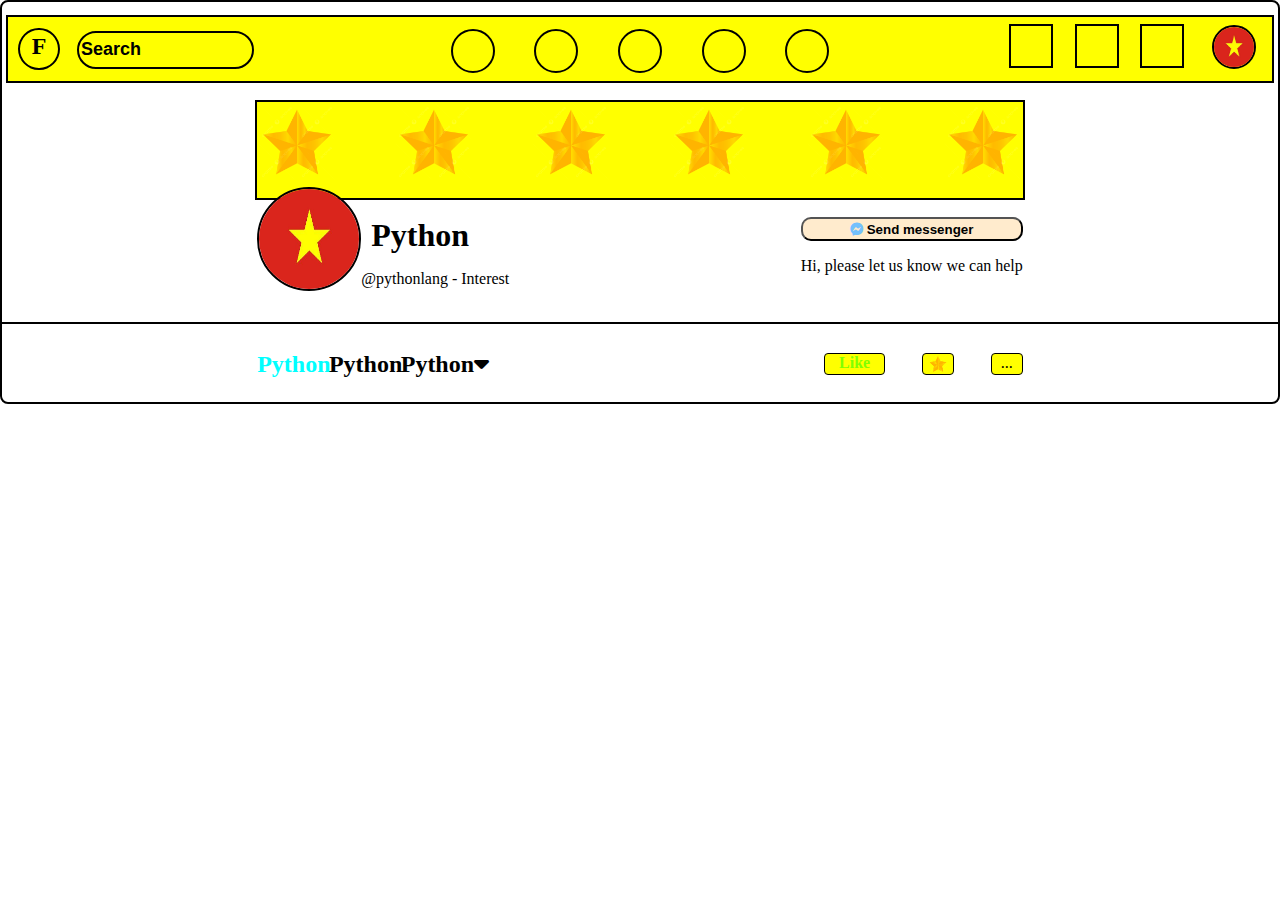
<file: Bai 1/index.html>
<!DOCTYPE html>
<html lang="en">

<head>
    <meta charset="UTF-8">
    <meta name="viewport" content="width=device-width, initial-scale=1.0">
    <title>Document</title>
    <link rel="stylesheet" href="style.css">
    <link rel="stylesheet" href="https://cdnjs.cloudflare.com/ajax/libs/font-awesome/6.7.2/css/all.min.css"
        integrity="sha512-Evv84Mr4kqVGRNSgIGL/F/aIDqQb7xQ2vcrdIwxfjThSH8CSR7PBEakCr51Ck+w+/U6swU2Im1vVX0SVk9ABhg=="
        crossorigin="anonymous" referrerpolicy="no-referrer" />
</head>

<body>
    <div class="container">
        <div class="section-one">
            <div class="menu">
                <div class="menu-one">
                    <div class="menu-f">
                        F
                    </div>
                    <form action="#">
                        <input type="text" placeholder="Search" name="search" class="menu-search">
                    </form>
                </div>
                <div class="menu-two">
                    <div class="menu-circle"></div>
                    <div class="menu-circle"></div>
                    <div class="menu-circle"></div>
                    <div class="menu-circle"></div>
                    <div class="menu-circle"></div>
                </div>
                <div class="menu-three">
                    <div class="menu-rect"></div>
                    <div class="menu-rect"></div>
                    <div class="menu-rect"></div>
                    <button class="menu-img">
                        <img src="flag.png" alt="flag image" width="40px" height="40px">
                    </button>
                </div>

            </div>

            <div class="star">
                <img src="star.png" alt="star-image" width="80px" height="80px">
                <img src="star.png" alt="star-image" width="80px" height="80px">
                <img src="star.png" alt="star-image" width="80px" height="80px">
                <img src="star.png" alt="star-image" width="80px" height="80px">
                <img src="star.png" alt="star-image" width="80px" height="80px">
                <img src="star.png" alt="star-image" width="80px" height="80px">
            </div>

            <div class="profile">
                <div class="about">
                    <div class="image">
                        <img src="flag.png" alt="flag image" width="100px" height="100px">
                    </div>
                    <div class="name">
                        <span>Python</span>
                        <p>@pythonlang - Interest</p>
                    </div>
                </div>

                <div class="contact">
                    <button>
                        <i class="fa-brands fa-facebook-messenger" style="color: #74C0FC;"></i>
                        <strong>Send messenger</strong>
                    </button>
                    <p>Hi, please let us know we can help</p>
                </div>
            </div>
        </div>
        <hr>
        <div class="section-two">
            <div class="python">
                <div class="color-python">Python</div>
                <div class="normal-python">Python</div>
                <div class="icon-python">
                    <span>Python</span>
                    <i class="fa-solid fa-caret-down"></i>
                </div>
            </div>

            <div class="box">
                <div class="box-like">Like</div>
                <div class="box-star">
                    <img src="star.png" alt="star-image" width="20px" height="20px">
                </div>
                <div class="box-more">...</div>
            </div>
        </div>
    </div>
</body>

</html>
</file>
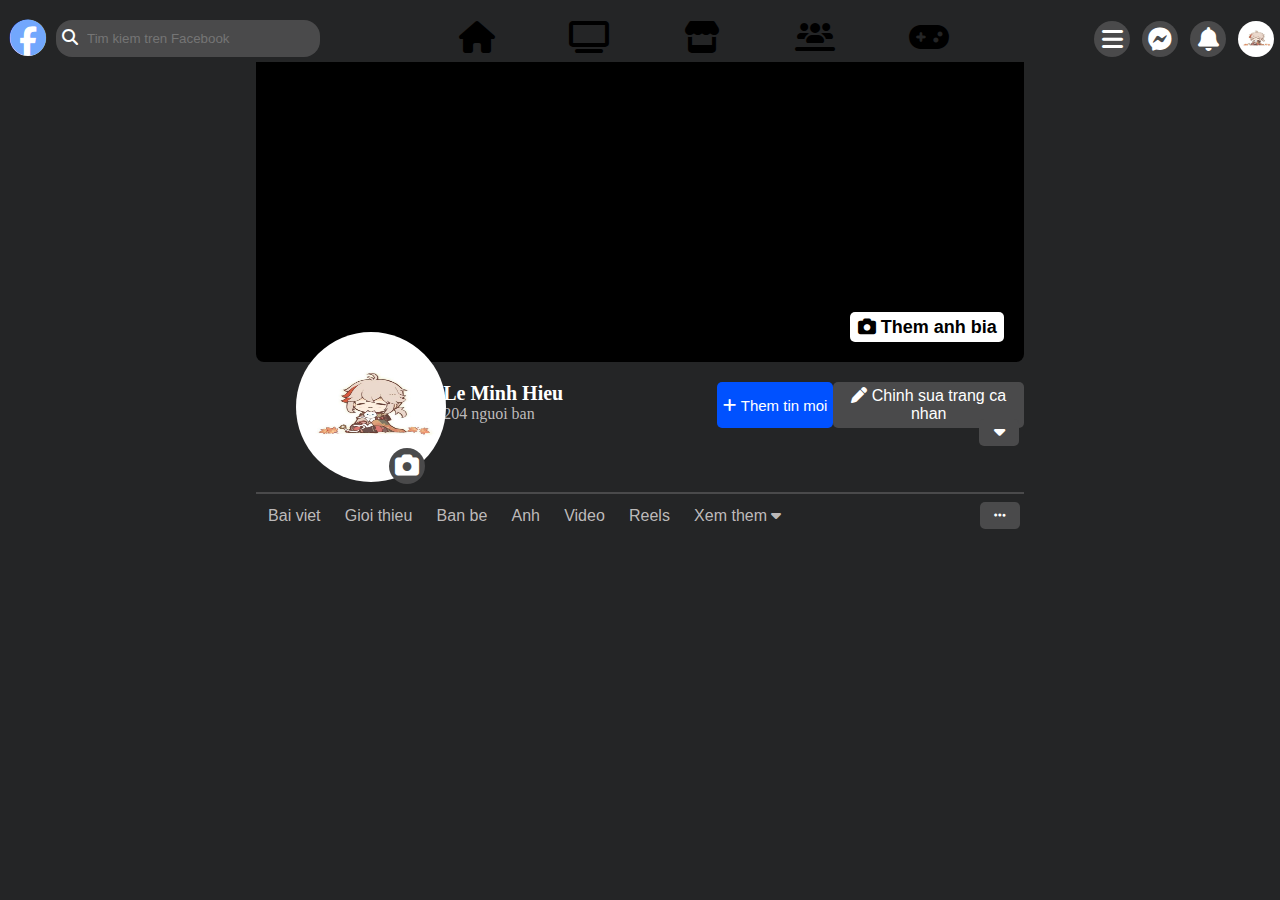
<file: Bai 2/index.html>
<!DOCTYPE html>
<html lang="en">
<head>
    <meta charset="UTF-8">
    <meta name="viewport" content="width=device-width, initial-scale=1.0">
    <title>Document</title>
    <link rel="stylesheet" href="https://cdnjs.cloudflare.com/ajax/libs/font-awesome/6.7.2/css/all.min.css" integrity="sha512-Evv84Mr4kqVGRNSgIGL/F/aIDqQb7xQ2vcrdIwxfjThSH8CSR7PBEakCr51Ck+w+/U6swU2Im1vVX0SVk9ABhg==" crossorigin="anonymous" referrerpolicy="no-referrer" />
    <link rel="stylesheet" href="style.css">
</head>
<body>
    <header class="header">
        <div class="inner-wrap">
            <div class="inner-logo-search">
                <a href="#">
                    <i class="fa-brands fa-facebook" style="color: #72a7fd;"></i>
                </a>
                <!-- <div class="inner-search"> -->
                    <!-- <form action="#">
                        <label for="search">
                            <i class="fa-solid fa-magnifying-glass"></i>
                        </label> -->
                        <!-- <i class="fa-solid fa-magnifying-glass" for="search"></i> -->
                        <!-- <input type="text" placeholder="Tim kiem tren Facebook" name="search" id="search">
                    </form> -->
                    <!-- <i class="fa-solid fa-magnifying-glass"></i> -->
                    <!-- <span>Tim kiem tren Facebook</span> -->
                <!-- </div> -->
                <form action="#" class="inner-search">
                    <label for="search">
                        <i class="fa-solid fa-magnifying-glass"></i>
                    </label>
                    <!-- <i class="fa-solid fa-magnifying-glass" for="search"></i> -->
                    <input type="text" placeholder="Tim kiem tren Facebook" name="search" id="search">
                </form>
            </div>

            <div class="inner-menu">
                <a href="#">
                    <i class="fa-solid fa-house"></i>
                </a>
                <a href="#">
                    <i class="fa-solid fa-tv"></i>
                </a>
                <a href="#">
                    <i class="fa-solid fa-store"></i>
                </a>
                <a href="#">
                    <i class="fa-solid fa-users-line"></i>
                </a>
                <a href="#">
                    <i class="fa-solid fa-gamepad"></i>
                </a>
            </div>

            <form action="#" class="inner-more">
                <button class="more-menu">
                    <i class="fa-solid fa-bars"></i>
                </button>
                <button class="messenger more-menu">
                    <i class="fa-brands fa-facebook-messenger"></i>
                </button>
                <button class="notification more-menu">
                    <i class="fa-solid fa-bell"></i>
                </button>
                <button class="image-avatar more-menu">
                    <img src="cute.jpg" alt="avatar" width="36px" height="36px">
                </button>
            </form>
        </div>
    </header>

    <div class="section-one">
        <div class="container">
            <div class="background">
                <button class="button-add-background button">
                    <i class="fa-solid fa-camera"></i>
                    <span>Them anh bia</span>
                </button>
            </div>
        </div>
    </div>

    <div class="section-two">
        <div class="container">
            <div class="profile">
                <div class="avatar">
                    <img src="cute.jpg" alt="avatar" width="150px" height="150px">
                    <button class="camera button">
                        <i class="fa-solid fa-camera"></i>
                    </button>
                </div>
                <div class="name">
                    <h3>Le Minh Hieu</h3>
                    <span>204 nguoi ban</span>
                </div>
            </div>

            <div class="inner-more">
                <div class="inner-up">
                    <button class="add-feed button">
                        <i class="fa-solid fa-plus"></i>
                        <span>Them tin moi</span>
                    </button>
                    <button class="edit-profile button">
                        <i class="fa-solid fa-pen"></i>
                        <span>Chinh sua trang ca nhan</span>
                    </button>
                </div>
                <div class="inner-down">
                    <button class="more button">
                        <i class="fa-solid fa-caret-down"></i>
                    </button>
                </div>
            </div>
        </div>
    </div>

    <hr>

    <div class="section-three">
        <div class="container">
            <div class="inner-left">
                <button class="article button">
                    Bai viet
                    <!-- <hr> -->
                </button>
                <button class="introduction button">
                    Gioi thieu
                </button>
                <button class="friend button">
                    Ban be
                </button>
                <button class="image button">
                    Anh
                </button>
                <button class="video button">
                    Video
                </button>
                <button class="reel button">
                    Reels
                </button>
                <button class="for-more button">
                    Xem them
                    <i class="fa-solid fa-caret-down"></i>
                </button>
            </div>

            <div class="inner-right">
                <button class="inner-more button">
                    <i class="fa-solid fa-ellipsis"></i>
                </button>
            </div>
        </div>
    </div>


</body>
</html>
</file>
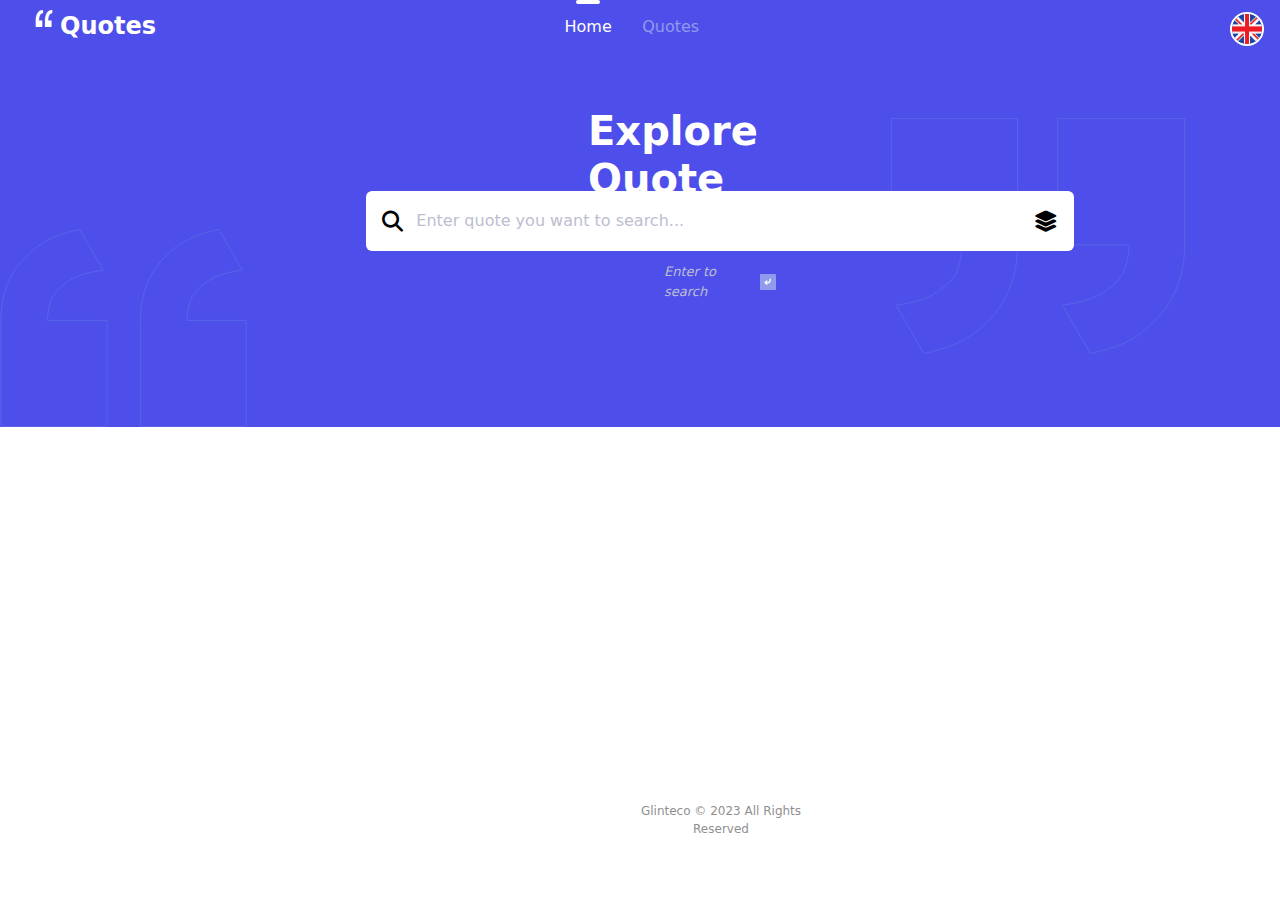
<file: Bai 4/index01_03.html>
<!DOCTYPE html>
<html lang="en">

<head>
    <meta charset="UTF-8">
    <meta name="viewport" content="width=device-width, initial-scale=1.0">
    <title>Document</title>
    <link rel="stylesheet" href="https://cdnjs.cloudflare.com/ajax/libs/font-awesome/6.7.2/css/all.min.css"
        integrity="sha512-Evv84Mr4kqVGRNSgIGL/F/aIDqQb7xQ2vcrdIwxfjThSH8CSR7PBEakCr51Ck+w+/U6swU2Im1vVX0SVk9ABhg=="
        crossorigin="anonymous" referrerpolicy="no-referrer" />

    <link rel="stylesheet" href="../bootstrap.min.css">
    <script src="../bootstrap.bundle.min.js"></script>
    <link rel="stylesheet" href="style/style.css">
</head>

<body>
    <div class="container-fluid body-up position-relative">
        <div class="header d-flex justify-content-between align-items-start">
            <div class="logo">
                <img src="image/left-quote-svgrepo-com-1.svg" alt="">
                <p class="text-white mb-0">Quotes</p>
            </div>

            <nav class="navbar">
                <ul class="d-flex">
                    <li class="nav-item">
                        <button class="bg-white rounded-pill active"></button>
                        <a href="#" class="active text-decoration-none text-white home">Home</a>
                    </li>
                    <li class="nav-item">
                        <button class="btn-quote rounded-pill"></button>
                        <a href="#" class="text-decoration-none quote">Quotes</a>
                    </li>
                </ul>
            </nav>

            <div class="language-select">
                <img src="image/uk-flag-1444045.jpg" alt="" class="rounded-circle position-relative dropdown-toggle"
                    data-bs-toggle="dropdown" role="button">

                <ul class="dropdown-menu dropdown-menu-end">
                    <li>
                        <button class="btn d-flex w-100 align-items-center first-language">
                            <img src="image/uk-flag-1444045.jpg" alt="" class="rounded-circle d-flex p-8">
                            <span>English</span>
                        </button>
                    </li>
                    <li>
                        <button class="btn d-flex w-100">
                            <img src="image/Co-Vietnam.png" alt="" class="rounded-circle">
                            <span>Vietnam</span>
                        </button>
                    </li>
                    <li>
                        <button class="btn d-flex w-100">
                            <img src="image/nhatban.jpg" alt="" class="rounded-circle">
                            <span>Japan</span>
                        </button>
                    </li>
                </ul>

            </div>
        </div>
        <h1 class="text-white position-relative">Explore Quote</h1>
        <div class="search position-relative bg-white d-flex justify-content-between align-items-center">
            <i class="fa-solid fa-magnifying-glass" style="color: #000000;"></i>
            <input type="text" placeholder="Enter quote you want to search...">
            <i class="fa-solid fa-layer-group" style="color: #000000;" role="button" data-bs-toggle="offcanvas"
                data-bs-target="#demo"></i>
            <div class="offcanvas" data-bs-scroll="true" tabindex="-1" id="demo">
                <div class="offcanvas-header">
                    <h2 class="offcanvas-title">Choose topic</h2>
                    <button class="btn-close btn-close-white bg-info button-close" data-bs-dimiss="offcanvas"
                        aria-label="Close"></button>
                </div>
                <div class="offcanvas-body">
                    <div class="row">
                        <div class="three-col text-center border-2 ">
                            <button>Life</button>
                        </div>
                        <div class="three-col text-center border-2 " role="button">
                            <button>History</button>
                        </div>
                        <div class="three-col text-center border-2 ">
                            <button>Funny</button>
                        </div>
                        <div class="three-col text-center border-2 ">
                            <button>Literature</button>
                        </div>
                    </div>
                    <div class="row">
                        <div class="three-col text-center border-2 ">
                            <button>Love</button>
                        </div>
                        <div class="three-col text-center border-2 ">
                            <button>Family</button>
                        </div>
                        <div class="three-col text-center border-2 ">
                            <button>Sad</button>
                        </div>
                        <div class="three-col text-center border-2 ">
                            <button>Smile</button>
                        </div>
                    </div>
                    <div class="row">
                        <div class="three-col text-center border-2 ">
                            <button>Father</button>
                        </div>
                        <div class="three-col text-center border-2 ">
                            <button>Mother</button>
                        </div>
                        <div class="three-col text-center border-2 ">
                            <button>Study</button>
                        </div>
                        <div class="three-col text-center border-2 ">
                            <button>Hot</button>
                        </div>
                    </div>
                    <div class="row">
                        <div class="three-col text-center border-2 ">
                            <button>Cool</button>
                        </div>
                        <div class="three-col text-center border-2 ">
                            <button>Summer</button>
                        </div>
                        <div class="three-col text-center border-2 ">
                            <button>Success</button>
                        </div>
                        <div class="three-col text-center border-2 ">
                            <button>Winter</button>
                        </div>
                    </div>
                    <div class="row">
                        <div class="three-col text-center border-2 ">
                            <button>Woman</button>
                        </div>
                        <div class="three-col text-center border-2 ">
                            <button>Men</button>
                        </div>
                        <div class="three-col text-center border-2 ">
                            <button>Phone</button>
                        </div>
                        <div class="three-col text-center border-2 ">
                            <button>Smart</button>
                        </div>
                    </div>
                </div>
            </div>
        </div>
        <div class="search-down d-flex position-relative align-items-center">
            <p class="d-flex align-items-center">Enter to search</p>
            <img src="image/left-3-svgrepo-com.svg" alt="" width="16.5px" height="16px">
        </div>
        <img src="image/“.svg" alt="" class="logo-1 position-relative">
        <img src="image/“-1.svg" alt="" class="logo-2 position-relative">
        
    </div>

    <div class="confirm position-relative">
        <p>Glinteco © 2023 All Rights Reserved</p>
    </div>
</body>

</html>
</file>
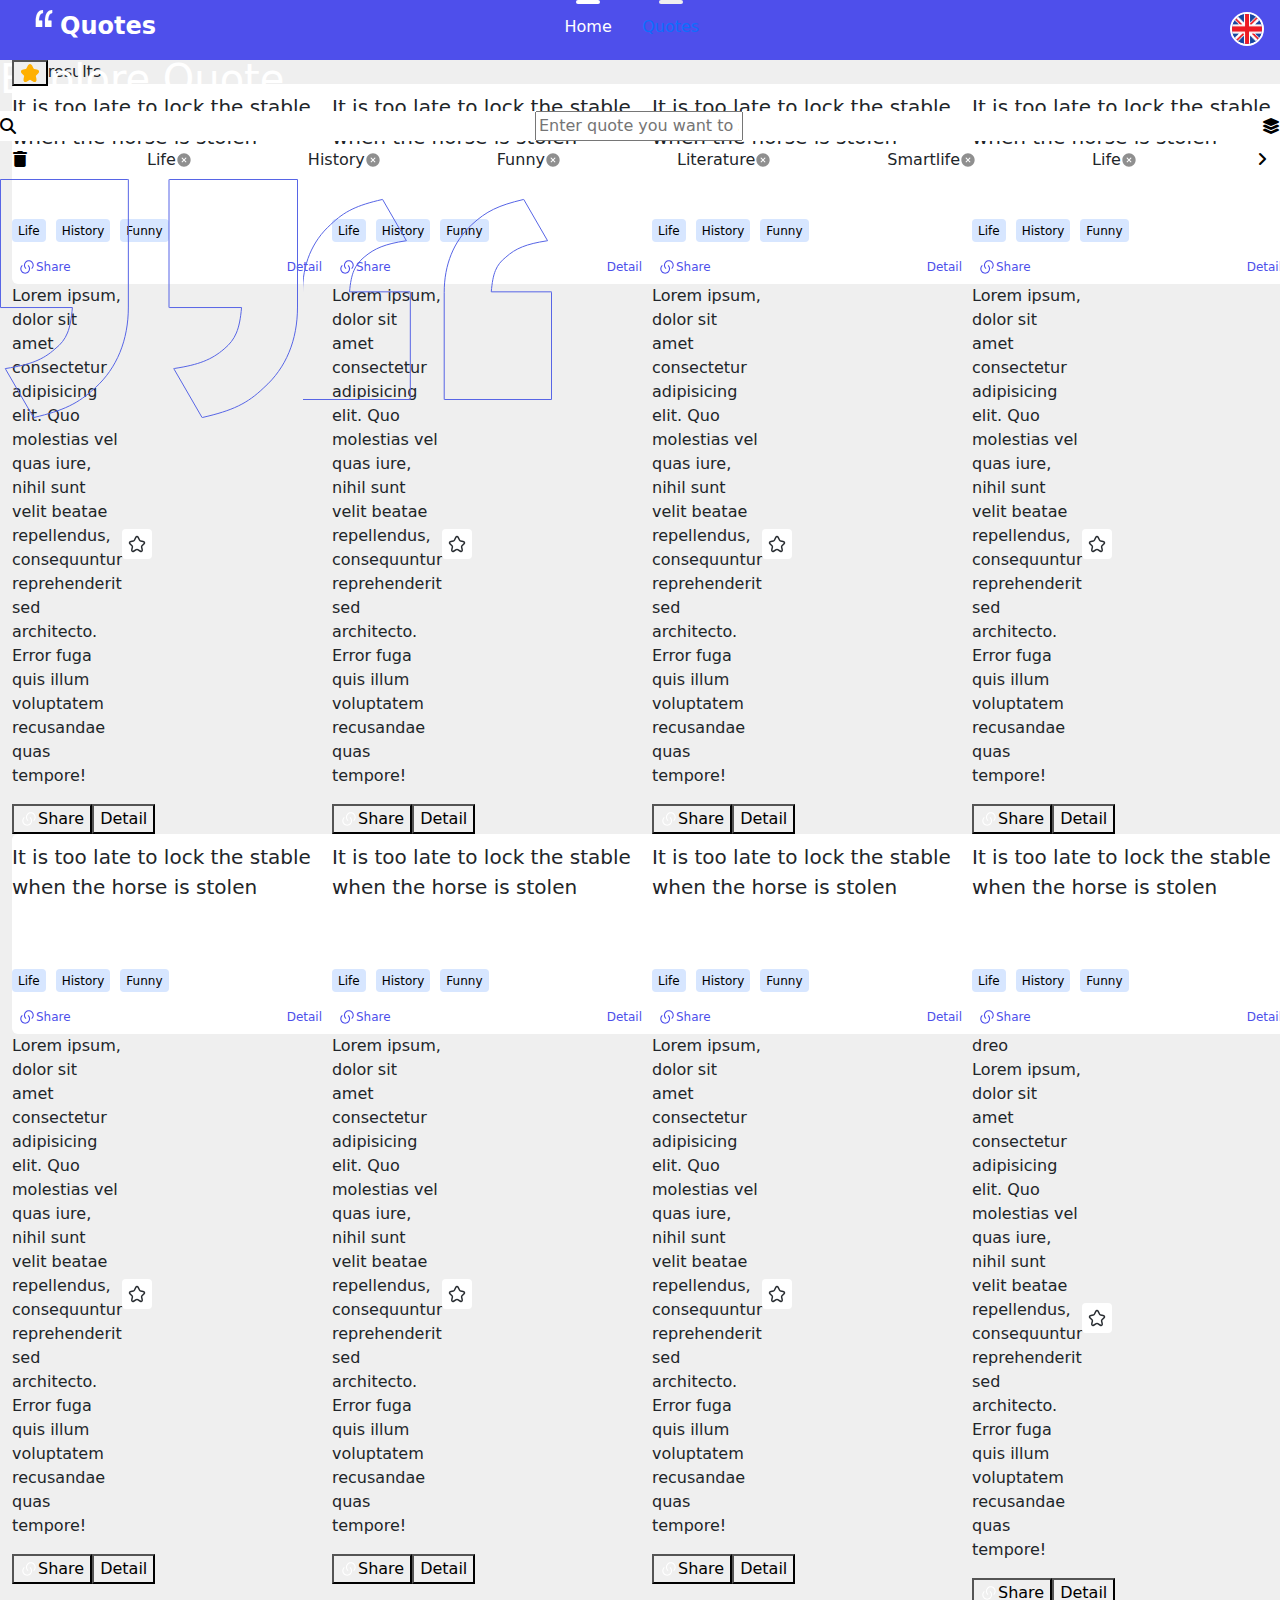
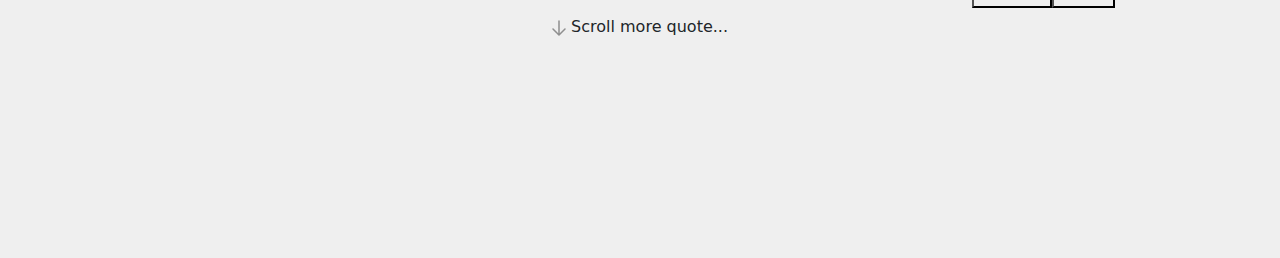
<file: Bai 4/index04_05_06.html>
<!DOCTYPE html>
<html lang="en">

<head>
  <meta charset="UTF-8">
  <meta name="viewport" content="width=device-width, initial-scale=1.0">
  <title>Document</title>
  <link rel="stylesheet" href="https://cdnjs.cloudflare.com/ajax/libs/font-awesome/6.7.2/css/all.min.css"
    integrity="sha512-Evv84Mr4kqVGRNSgIGL/F/aIDqQb7xQ2vcrdIwxfjThSH8CSR7PBEakCr51Ck+w+/U6swU2Im1vVX0SVk9ABhg=="
    crossorigin="anonymous" referrerpolicy="no-referrer" />

  <link rel="stylesheet" href="../bootstrap.min.css">
  <script src="../bootstrap.bundle.min.js"></script>
  <link rel="stylesheet" href="style/style1.css">
</head>

<body class="d-flex justify-content-between flex-column">
  <div class="container-fluid body-up position-relative">
    <div class="header d-flex justify-content-between align-items-start">
      <div class="logo">
        <img src="image/left-quote-svgrepo-com-1.svg" alt="">
        <p class="text-white mb-0">Quotes</p>
      </div>

      <nav class="navbar">
        <ul class="d-flex">
          <li class="nav-item">
            <button class="bg-white rounded-pill active"></button>
            <a href="#" class="active text-decoration-none text-white home">Home</a>
          </li>
          <li class="nav-item">
            <button class="btn-quote rounded-pill"></button>
            <a href="#" class="text-decoration-none quote">Quotes</a>
          </li>
        </ul>
      </nav>

      <div class="language-select">
        <img src="image/uk-flag-1444045.jpg" alt="" class="rounded-circle position-relative dropdown-toggle"
          data-bs-toggle="dropdown" role="button">

        <ul class="dropdown-menu dropdown-menu-end">
          <li>
            <button class="btn d-flex w-100 align-items-center first-language">
              <img src="image/uk-flag-1444045.jpg" alt="" class="rounded-circle d-flex p-8">
              <span>English</span>
            </button>
          </li>
          <li>
            <button class="btn d-flex w-100">
              <img src="image/Co-Vietnam.png" alt="" class="rounded-circle">
              <span>Vietnam</span>
            </button>
          </li>
          <li>
            <button class="btn d-flex w-100">
              <img src="image/nhatban.jpg" alt="" class="rounded-circle">
              <span>Japan</span>
            </button>
          </li>
        </ul>

      </div>
    </div>
    <h1 class="text-white position-relative">Explore Quote</h1>
    <div class="search position-relative bg-white d-flex justify-content-between align-items-center">
      <i class="fa-solid fa-magnifying-glass" style="color: #000000;"></i>
      <input type="text" placeholder="Enter quote you want to search...">
      <i class="fa-solid fa-layer-group" style="color: #000000;" role="button" data-bs-toggle="offcanvas"
        data-bs-target="#demo"></i>
      <div class="offcanvas" data-bs-scroll="true" tabindex="-1" id="demo">
        <div class="offcanvas-header">
          <h2 class="offcanvas-title">Choose topic</h2>
          <button class="btn-close btn-close-white bg-info button-close" data-bs-dimiss="offcanvas"
            aria-label="Close"></button>
        </div>
        <div class="offcanvas-body">
          <div class="row">
            <div class="three-col text-center border-2 ">
              <button>Life</button>
            </div>
            <div class="three-col text-center border-2 " role="button">
              <button>History</button>
            </div>
            <div class="three-col text-center border-2 ">
              <button>Funny</button>
            </div>
            <div class="three-col text-center border-2 ">
              <button>Literature</button>
            </div>
          </div>
          <div class="row">
            <div class="three-col text-center border-2 ">
              <button>Love</button>
            </div>
            <div class="three-col text-center border-2 ">
              <button>Family</button>
            </div>
            <div class="three-col text-center border-2 ">
              <button>Sad</button>
            </div>
            <div class="three-col text-center border-2 ">
              <button>Smile</button>
            </div>
          </div>
          <div class="row">
            <div class="three-col text-center border-2 ">
              <button>Father</button>
            </div>
            <div class="three-col text-center border-2 ">
              <button>Mother</button>
            </div>
            <div class="three-col text-center border-2 ">
              <button>Study</button>
            </div>
            <div class="three-col text-center border-2 ">
              <button>Hot</button>
            </div>
          </div>
          <div class="row">
            <div class="three-col text-center border-2 ">
              <button>Cool</button>
            </div>
            <div class="three-col text-center border-2 ">
              <button>Summer</button>
            </div>
            <div class="three-col text-center border-2 ">
              <button>Success</button>
            </div>
            <div class="three-col text-center border-2 ">
              <button>Winter</button>
            </div>
          </div>
          <div class="row">
            <div class="three-col text-center border-2 ">
              <button>Woman</button>
            </div>
            <div class="three-col text-center border-2 ">
              <button>Men</button>
            </div>
            <div class="three-col text-center border-2 ">
              <button>Phone</button>
            </div>
            <div class="three-col text-center border-2 ">
              <button>Smart</button>
            </div>
          </div>
        </div>
      </div>
    </div>
    <div class="tag-list position-relative d-flex justify-content-between align-items-center">
      <button class="btn">
        <i class="fa-solid fa-trash" style="color: #000000;"></i>
      </button>
      <button class="btn d-flex justify-content-between align-items-center px-2 py-1">
        <!-- <i class="fa-solid fa-trash" style="color: #000000;"></i> -->
        <span class="">Life</span>
        <img src="image/close-circle.svg" alt="">
      </button>
      <button class="btn d-flex justify-content-between align-items-center px-2 py-1">
        <span class="">History</span>
        <img src="image/close-circle.svg" alt="">
      </button>
      <button class="btn d-flex justify-content-between align-items-center px-2 py-1">
        <span class="">Funny</span>
        <img src="image/close-circle.svg" alt="">
      </button>
      <button class="btn d-flex justify-content-between align-items-center px-2 py-1">
        <span class="">Literature</span>
        <img src="image/close-circle.svg" alt="">
      </button>
      <button class="btn d-flex justify-content-between align-items-center px-2 py-1">
        <span class="">Smartlife</span>
        <img src="image/close-circle.svg" alt="">
      </button>
      <button class="btn d-flex justify-content-between align-items-center px-2 py-1">
        <span class="">Life</span>
        <img src="image/close-circle.svg" alt="">
      </button>
      <button class="btn btn-next">
        <i class="fa-solid fa-angle-right w-100" style="color: #000000;"></i>
      </button>
    </div>
    <img src="image/“.svg" alt="" class="logo-1 position-relative">
    <img src="image/“-1.svg" alt="" class="logo-2 position-relative">
  </div>

  <div class="container-fluid body-down d-flex flex-column">
    <div class="num-result">
      <span>100 results</span>
    </div>

    <div class="result">
      <div class="row d-flex justify-content-between">
        <div class="flashcard col-3">
          <div class="col-3 front-card d-flex justify-content-around flex-column">
            <div class="card-content">
              <p>It is too late to lock the stable when the horse is stolen</p>
            </div>

            <div class="card-tag d-flex justify-content-start">
              <button class="h-100 d-flex align-items-center">Life</button>
              <button class="h-100 d-flex align-items-center">History</button>
              <button class="h-100 d-flex align-items-center">Funny</button>
            </div>

            <div class="card-bottom d-flex justify-content-between">
              <button class="card-share h-100 d-flex align-items-center">
                <img src="image/down.svg" alt="">
                <span>Share</span>
              </button>
              <button class="card-detail h-100 d-flex align-items-center">Detail</button>
            </div>
          </div>

          <div class="col-3 back-card d-flex justify-content-around flex-column">
            <div class="back-card-content d-flex">
              <p>Lorem ipsum, dolor sit amet consectetur adipisicing elit. Quo molestias vel quas iure, nihil sunt
                velit
                beatae repellendus, consequuntur reprehenderit sed architecto. Error fuga quis illum voluptatem
                recusandae quas tempore!</p>
              <img src="image/Frame 1.svg" alt="" role="button">
            </div>

            <div class="card-bottom d-flex justify-content-between">
              <button class="card-share h-100 d-flex align-items-center dropdown" data-bs-toggle="dropdown"
                role="button">
                <img src="image/link-2.svg" alt="">
                <span>Share</span>
              </button>

              <ul class="dropdown-menu dropdown-menu-start">
                <li class="d-flex justify-content-between align-items-center">
                  <button class="w-100 py-0 d-flex align-items-center">
                    <img class="me-2" src="image/copy-success.svg" alt="">
                    <span class="text-dark">Copy link</span>
                  </button>
                </li>
                <li class="d-flex justify-content-between align-items-center">
                  <button class="w-100 py-0 d-flex align-items-center">
                    <img class="me-2" src="image/sms.svg" alt="">
                    <span class="text-dark">Email</span>
                  </button>
                </li>
                <li class="d-flex justify-content-between align-items-center">
                  <button class="w-100 py-0 d-flex align-items-center">
                    <img class="me-2" src="image/logo-fb-simple 1.svg" alt="">
                    <span class="text-dark">Facebook</span>
                  </button>
                </li>
                <li class="d-flex justify-content-between align-items-center">
                  <button class="w-100 py-0 d-flex align-items-center">
                    <img class="me-2" src="image/logo-twitter 1.svg" alt="">
                    <span class="text-dark">Twitter</span>
                  </button>
                </li>
                <li class="d-flex justify-content-between align-items-center">
                  <button class="w-100 py-0 d-flex align-items-center">
                    <img class="me-2" src="image/linkedin-112 1.svg" alt="">
                    <span class="text-dark">Linkedin</span>
                  </button>
                </li>
              </ul>
              <button class="card-detail h-100 d-flex align-items-center">Detail</button>
            </div>
          </div>
        </div>

        <div class="flashcard col-3">
          <div class="col-3 front-card d-flex justify-content-around flex-column">
            <div class="card-content">
              <p>It is too late to lock the stable when the horse is stolen</p>
            </div>

            <div class="card-tag d-flex justify-content-start">
              <button class="h-100 d-flex align-items-center">Life</button>
              <button class="h-100 d-flex align-items-center">History</button>
              <button class="h-100 d-flex align-items-center">Funny</button>
            </div>

            <div class="card-bottom d-flex justify-content-between">
              <button class="card-share h-100 d-flex align-items-center">
                <img src="image/down.svg" alt="">
                <span>Share</span>
              </button>
              <button class="card-detail h-100 d-flex align-items-center">Detail</button>
            </div>
          </div>

          <div class="col-3 back-card d-flex justify-content-around flex-column">
            <div class="back-card-content d-flex">
              <p>Lorem ipsum, dolor sit amet consectetur adipisicing elit. Quo molestias vel quas iure, nihil sunt
                velit
                beatae repellendus, consequuntur reprehenderit sed architecto. Error fuga quis illum voluptatem
                recusandae quas tempore!</p>
              <img src="image/Frame 1.svg" alt="" role="button">
            </div>

            <div class="card-bottom d-flex justify-content-between">
              <button class="card-share h-100 d-flex align-items-center dropdown" data-bs-toggle="dropdown"
                role="button">
                <img src="image/link-2.svg" alt="">
                <span>Share</span>
              </button>

              <ul class="dropdown-menu dropdown-menu-start">
                <li class="d-flex justify-content-between align-items-center">
                  <button class="w-100 py-0 d-flex align-items-center">
                    <img class="me-2" src="image/copy-success.svg" alt="">
                    <span class="text-dark">Copy link</span>
                  </button>
                </li>
                <li class="d-flex justify-content-between align-items-center">
                  <button class="w-100 py-0 d-flex align-items-center">
                    <img class="me-2" src="image/sms.svg" alt="">
                    <span class="text-dark">Email</span>
                  </button>
                </li>
                <li class="d-flex justify-content-between align-items-center">
                  <button class="w-100 py-0 d-flex align-items-center">
                    <img class="me-2" src="image/logo-fb-simple 1.svg" alt="">
                    <span class="text-dark">Facebook</span>
                  </button>
                </li>
                <li class="d-flex justify-content-between align-items-center">
                  <button class="w-100 py-0 d-flex align-items-center">
                    <img class="me-2" src="image/logo-twitter 1.svg" alt="">
                    <span class="text-dark">Twitter</span>
                  </button>
                </li>
                <li class="d-flex justify-content-between align-items-center">
                  <button class="w-100 py-0 d-flex align-items-center">
                    <img class="me-2" src="image/linkedin-112 1.svg" alt="">
                    <span class="text-dark">Linkedin</span>
                  </button>
                </li>
              </ul>
              <button class="card-detail h-100 d-flex align-items-center">Detail</button>
            </div>
          </div>
        </div>

        <div class="flashcard col-3">
          <div class="col-3 front-card d-flex justify-content-around flex-column">
            <div class="card-content">
              <p>It is too late to lock the stable when the horse is stolen</p>
            </div>

            <div class="card-tag d-flex justify-content-start">
              <button class="h-100 d-flex align-items-center">Life</button>
              <button class="h-100 d-flex align-items-center">History</button>
              <button class="h-100 d-flex align-items-center">Funny</button>
            </div>

            <div class="card-bottom d-flex justify-content-between">
              <button class="card-share h-100 d-flex align-items-center">
                <img src="image/down.svg" alt="">
                <span>Share</span>
              </button>
              <button class="card-detail h-100 d-flex align-items-center">Detail</button>
            </div>
          </div>

          <div class="col-3 back-card d-flex justify-content-around flex-column">
            <div class="back-card-content d-flex">
              <p>Lorem ipsum, dolor sit amet consectetur adipisicing elit. Quo molestias vel quas iure, nihil sunt
                velit
                beatae repellendus, consequuntur reprehenderit sed architecto. Error fuga quis illum voluptatem
                recusandae quas tempore!</p>
              <img src="image/Frame 1.svg" alt="" role="button">
            </div>

            <div class="card-bottom d-flex justify-content-between">
              <button class="card-share h-100 d-flex align-items-center dropdown" data-bs-toggle="dropdown"
                role="button">
                <img src="image/link-2.svg" alt="">
                <span>Share</span>
              </button>

              <ul class="dropdown-menu dropdown-menu-start">
                <li class="d-flex justify-content-between align-items-center">
                  <button class="w-100 py-0 d-flex align-items-center">
                    <img class="me-2" src="image/copy-success.svg" alt="">
                    <span class="text-dark">Copy link</span>
                  </button>
                </li>
                <li class="d-flex justify-content-between align-items-center">
                  <button class="w-100 py-0 d-flex align-items-center">
                    <img class="me-2" src="image/sms.svg" alt="">
                    <span class="text-dark">Email</span>
                  </button>
                </li>
                <li class="d-flex justify-content-between align-items-center">
                  <button class="w-100 py-0 d-flex align-items-center">
                    <img class="me-2" src="image/logo-fb-simple 1.svg" alt="">
                    <span class="text-dark">Facebook</span>
                  </button>
                </li>
                <li class="d-flex justify-content-between align-items-center">
                  <button class="w-100 py-0 d-flex align-items-center">
                    <img class="me-2" src="image/logo-twitter 1.svg" alt="">
                    <span class="text-dark">Twitter</span>
                  </button>
                </li>
                <li class="d-flex justify-content-between align-items-center">
                  <button class="w-100 py-0 d-flex align-items-center">
                    <img class="me-2" src="image/linkedin-112 1.svg" alt="">
                    <span class="text-dark">Linkedin</span>
                  </button>
                </li>
              </ul>
              <button class="card-detail h-100 d-flex align-items-center">Detail</button>
            </div>
          </div>
        </div>

        <div class="flashcard col-3">
          <div class="col-3 front-card d-flex justify-content-around flex-column">
            <div class="card-content">
              <p>It is too late to lock the stable when the horse is stolen</p>
            </div>

            <div class="card-tag d-flex justify-content-start">
              <button class="h-100 d-flex align-items-center">Life</button>
              <button class="h-100 d-flex align-items-center">History</button>
              <button class="h-100 d-flex align-items-center">Funny</button>
            </div>

            <div class="card-bottom d-flex justify-content-between">
              <button class="card-share h-100 d-flex align-items-center">
                <img src="image/down.svg" alt="">
                <span>Share</span>
              </button>
              <button class="card-detail h-100 d-flex align-items-center">Detail</button>
            </div>
          </div>

          <div class="col-3 back-card d-flex justify-content-around flex-column">
            <div class="back-card-content d-flex">
              <p>Lorem ipsum, dolor sit amet consectetur adipisicing elit. Quo molestias vel quas iure, nihil sunt
                velit
                beatae repellendus, consequuntur reprehenderit sed architecto. Error fuga quis illum voluptatem
                recusandae quas tempore!</p>
              <img src="image/Frame 1.svg" alt="" role="button">
            </div>

            <div class="card-bottom d-flex justify-content-between">
              <button class="card-share h-100 d-flex align-items-center dropdown" data-bs-toggle="dropdown"
                role="button">
                <img src="image/link-2.svg" alt="">
                <span>Share</span>
              </button>

              <ul class="dropdown-menu dropdown-menu-start">
                <li class="d-flex justify-content-between align-items-center">
                  <button class="w-100 py-0 d-flex align-items-center">
                    <img class="me-2" src="image/copy-success.svg" alt="">
                    <span class="text-dark">Copy link</span>
                  </button>
                </li>
                <li class="d-flex justify-content-between align-items-center">
                  <button class="w-100 py-0 d-flex align-items-center">
                    <img class="me-2" src="image/sms.svg" alt="">
                    <span class="text-dark">Email</span>
                  </button>
                </li>
                <li class="d-flex justify-content-between align-items-center">
                  <button class="w-100 py-0 d-flex align-items-center">
                    <img class="me-2" src="image/logo-fb-simple 1.svg" alt="">
                    <span class="text-dark">Facebook</span>
                  </button>
                </li>
                <li class="d-flex justify-content-between align-items-center">
                  <button class="w-100 py-0 d-flex align-items-center">
                    <img class="me-2" src="image/logo-twitter 1.svg" alt="">
                    <span class="text-dark">Twitter</span>
                  </button>
                </li>
                <li class="d-flex justify-content-between align-items-center">
                  <button class="w-100 py-0 d-flex align-items-center">
                    <img class="me-2" src="image/linkedin-112 1.svg" alt="">
                    <span class="text-dark">Linkedin</span>
                  </button>
                </li>
              </ul>
              <button class="card-detail h-100 d-flex align-items-center">Detail</button>
            </div>
          </div>
        </div>
      </div>

      <div class="row d-flex justify-content-between">
        <div class="flashcard col-3">
          <div class="col-3 front-card d-flex justify-content-around flex-column">
            <div class="card-content">
              <p>It is too late to lock the stable when the horse is stolen</p>
            </div>

            <div class="card-tag d-flex justify-content-start">
              <button class="h-100 d-flex align-items-center">Life</button>
              <button class="h-100 d-flex align-items-center">History</button>
              <button class="h-100 d-flex align-items-center">Funny</button>
            </div>

            <div class="card-bottom d-flex justify-content-between">
              <button class="card-share h-100 d-flex align-items-center">
                <img src="image/down.svg" alt="">
                <span>Share</span>
              </button>
              <button class="card-detail h-100 d-flex align-items-center">Detail</button>
            </div>
          </div>

          <div class="col-3 back-card d-flex justify-content-around flex-column">
            <div class="back-card-content d-flex">
              <p>Lorem ipsum, dolor sit amet consectetur adipisicing elit. Quo molestias vel quas iure, nihil sunt
                velit
                beatae repellendus, consequuntur reprehenderit sed architecto. Error fuga quis illum voluptatem
                recusandae quas tempore!</p>
              <img src="image/Frame 1.svg" alt="" role="button">
            </div>

            <div class="card-bottom d-flex justify-content-between">
              <button class="card-share h-100 d-flex align-items-center dropdown" data-bs-toggle="dropdown"
                role="button">
                <img src="image/link-2.svg" alt="">
                <span>Share</span>
              </button>

              <ul class="dropdown-menu dropdown-menu-start">
                <li class="d-flex justify-content-between align-items-center">
                  <button class="w-100 py-0 d-flex align-items-center">
                    <img class="me-2" src="image/copy-success.svg" alt="">
                    <span class="text-dark">Copy link</span>
                  </button>
                </li>
                <li class="d-flex justify-content-between align-items-center">
                  <button class="w-100 py-0 d-flex align-items-center">
                    <img class="me-2" src="image/sms.svg" alt="">
                    <span class="text-dark">Email</span>
                  </button>
                </li>
                <li class="d-flex justify-content-between align-items-center">
                  <button class="w-100 py-0 d-flex align-items-center">
                    <img class="me-2" src="image/logo-fb-simple 1.svg" alt="">
                    <span class="text-dark">Facebook</span>
                  </button>
                </li>
                <li class="d-flex justify-content-between align-items-center">
                  <button class="w-100 py-0 d-flex align-items-center">
                    <img class="me-2" src="image/logo-twitter 1.svg" alt="">
                    <span class="text-dark">Twitter</span>
                  </button>
                </li>
                <li class="d-flex justify-content-between align-items-center">
                  <button class="w-100 py-0 d-flex align-items-center">
                    <img class="me-2" src="image/linkedin-112 1.svg" alt="">
                    <span class="text-dark">Linkedin</span>
                  </button>
                </li>
              </ul>
              <button class="card-detail h-100 d-flex align-items-center">Detail</button>
            </div>
          </div>
        </div>

        <div class="flashcard col-3">
          <div class="col-3 front-card d-flex justify-content-around flex-column">
            <div class="card-content">
              <p>It is too late to lock the stable when the horse is stolen</p>
            </div>

            <div class="card-tag d-flex justify-content-start">
              <button class="h-100 d-flex align-items-center">Life</button>
              <button class="h-100 d-flex align-items-center">History</button>
              <button class="h-100 d-flex align-items-center">Funny</button>
            </div>

            <div class="card-bottom d-flex justify-content-between">
              <button class="card-share h-100 d-flex align-items-center">
                <img src="image/down.svg" alt="">
                <span>Share</span>
              </button>
              <button class="card-detail h-100 d-flex align-items-center">Detail</button>
            </div>
          </div>

          <div class="col-3 back-card d-flex justify-content-around flex-column">
            <div class="back-card-content d-flex">
              <p>Lorem ipsum, dolor sit amet consectetur adipisicing elit. Quo molestias vel quas iure, nihil sunt
                velit
                beatae repellendus, consequuntur reprehenderit sed architecto. Error fuga quis illum voluptatem
                recusandae quas tempore!</p>
              <img src="image/Frame 1.svg" alt="" role="button">
            </div>

            <div class="card-bottom d-flex justify-content-between">
              <button class="card-share h-100 d-flex align-items-center dropdown" data-bs-toggle="dropdown"
                role="button">
                <img src="image/link-2.svg" alt="">
                <span>Share</span>
              </button>

              <ul class="dropdown-menu dropdown-menu-start">
                <li class="d-flex justify-content-between align-items-center">
                  <button class="w-100 py-0 d-flex align-items-center">
                    <img class="me-2" src="image/copy-success.svg" alt="">
                    <span class="text-dark">Copy link</span>
                  </button>
                </li>
                <li class="d-flex justify-content-between align-items-center">
                  <button class="w-100 py-0 d-flex align-items-center">
                    <img class="me-2" src="image/sms.svg" alt="">
                    <span class="text-dark">Email</span>
                  </button>
                </li>
                <li class="d-flex justify-content-between align-items-center">
                  <button class="w-100 py-0 d-flex align-items-center">
                    <img class="me-2" src="image/logo-fb-simple 1.svg" alt="">
                    <span class="text-dark">Facebook</span>
                  </button>
                </li>
                <li class="d-flex justify-content-between align-items-center">
                  <button class="w-100 py-0 d-flex align-items-center">
                    <img class="me-2" src="image/logo-twitter 1.svg" alt="">
                    <span class="text-dark">Twitter</span>
                  </button>
                </li>
                <li class="d-flex justify-content-between align-items-center">
                  <button class="w-100 py-0 d-flex align-items-center">
                    <img class="me-2" src="image/linkedin-112 1.svg" alt="">
                    <span class="text-dark">Linkedin</span>
                  </button>
                </li>
              </ul>
              <button class="card-detail h-100 d-flex align-items-center">Detail</button>
            </div>
          </div>
        </div>

        <div class="flashcard col-3">
          <div class="col-3 front-card d-flex justify-content-around flex-column">
            <div class="card-content">
              <p>It is too late to lock the stable when the horse is stolen</p>
            </div>

            <div class="card-tag d-flex justify-content-start">
              <button class="h-100 d-flex align-items-center">Life</button>
              <button class="h-100 d-flex align-items-center">History</button>
              <button class="h-100 d-flex align-items-center">Funny</button>
            </div>

            <div class="card-bottom d-flex justify-content-between">
              <button class="card-share h-100 d-flex align-items-center">
                <img src="image/down.svg" alt="">
                <span>Share</span>
              </button>
              <button class="card-detail h-100 d-flex align-items-center">Detail</button>
            </div>
          </div>

          <div class="col-3 back-card d-flex justify-content-around flex-column">
            <div class="back-card-content d-flex">
              <p>Lorem ipsum, dolor sit amet consectetur adipisicing elit. Quo molestias vel quas iure, nihil sunt
                velit
                beatae repellendus, consequuntur reprehenderit sed architecto. Error fuga quis illum voluptatem
                recusandae quas tempore!</p>
              <img src="image/Frame 1.svg" alt="" role="button">
            </div>

            <div class="card-bottom d-flex justify-content-between">
              <button class="card-share h-100 d-flex align-items-center dropdown" data-bs-toggle="dropdown"
                role="button">
                <img src="image/link-2.svg" alt="">
                <span>Share</span>
              </button>

              <ul class="dropdown-menu dropdown-menu-start">
                <li class="d-flex justify-content-between align-items-center">
                  <button class="w-100 py-0 d-flex align-items-center">
                    <img class="me-2" src="image/copy-success.svg" alt="">
                    <span class="text-dark">Copy link</span>
                  </button>
                </li>
                <li class="d-flex justify-content-between align-items-center">
                  <button class="w-100 py-0 d-flex align-items-center">
                    <img class="me-2" src="image/sms.svg" alt="">
                    <span class="text-dark">Email</span>
                  </button>
                </li>
                <li class="d-flex justify-content-between align-items-center">
                  <button class="w-100 py-0 d-flex align-items-center">
                    <img class="me-2" src="image/logo-fb-simple 1.svg" alt="">
                    <span class="text-dark">Facebook</span>
                  </button>
                </li>
                <li class="d-flex justify-content-between align-items-center">
                  <button class="w-100 py-0 d-flex align-items-center">
                    <img class="me-2" src="image/logo-twitter 1.svg" alt="">
                    <span class="text-dark">Twitter</span>
                  </button>
                </li>
                <li class="d-flex justify-content-between align-items-center">
                  <button class="w-100 py-0 d-flex align-items-center">
                    <img class="me-2" src="image/linkedin-112 1.svg" alt="">
                    <span class="text-dark">Linkedin</span>
                  </button>
                </li>
              </ul>
              <button class="card-detail h-100 d-flex align-items-center">Detail</button>
            </div>
          </div>
        </div>

        <div class="flashcard col-3">
          <div class="col-3 front-card d-flex justify-content-around flex-column">
            <div class="card-content">
              <p>It is too late to lock the stable when the horse is stolen</p>
            </div>

            <div class="card-tag d-flex justify-content-start">
              <button class="h-100 d-flex align-items-center">Life</button>
              <button class="h-100 d-flex align-items-center">History</button>
              <button class="h-100 d-flex align-items-center">Funny</button>
            </div>

            <div class="card-bottom d-flex justify-content-between">
              <button class="card-share h-100 d-flex align-items-center">
                <img src="image/down.svg" alt="">
                <span>Share</span>
              </button>
              <button class="card-detail h-100 d-flex align-items-center">Detail</button>
            </div>
          </div>
          dreo
          <div class="col-3 back-card d-flex justify-content-around flex-column">
            <div class="back-card-content d-flex">
              <p>Lorem ipsum, dolor sit amet consectetur adipisicing elit. Quo molestias vel quas iure, nihil sunt
                velit
                beatae repellendus, consequuntur reprehenderit sed architecto. Error fuga quis illum voluptatem
                recusandae quas tempore!</p>
              <img src="image/Frame 1.svg" alt="" role="button">
            </div>

            <div class="card-bottom d-flex justify-content-between">
              <button class="card-share h-100 d-flex align-items-center dropdown" data-bs-toggle="dropdown"
                role="button">
                <img src="image/link-2.svg" alt="">
                <span>Share</span>
              </button>

              <ul class="dropdown-menu dropdown-menu-start">
                <li class="d-flex justify-content-between align-items-center">
                  <button class="w-100 py-0 d-flex align-items-center">
                    <img class="me-2" src="image/copy-success.svg" alt="">
                    <span class="text-dark">Copy link</span>
                  </button>
                </li>
                <li class="d-flex justify-content-between align-items-center">
                  <button class="w-100 py-0 d-flex align-items-center">
                    <img class="me-2" src="image/sms.svg" alt="">
                    <span class="text-dark">Email</span>
                  </button>
                </li>
                <li class="d-flex justify-content-between align-items-center">
                  <button class="w-100 py-0 d-flex align-items-center">
                    <img class="me-2" src="image/logo-fb-simple 1.svg" alt="">
                    <span class="text-dark">Facebook</span>
                  </button>
                </li>
                <li class="d-flex justify-content-between align-items-center">
                  <button class="w-100 py-0 d-flex align-items-center">
                    <img class="me-2" src="image/logo-twitter 1.svg" alt="">
                    <span class="text-dark">Twitter</span>
                  </button>
                </li>
                <li class="d-flex justify-content-between align-items-center">
                  <button class="w-100 py-0 d-flex align-items-center">
                    <img class="me-2" src="image/linkedin-112 1.svg" alt="">
                    <span class="text-dark">Linkedin</span>
                  </button>
                </li>
              </ul>
              <button class="card-detail h-100 d-flex align-items-center">Detail</button>
            </div>
          </div>
        </div>
      </div>


    </div>

    <div class="more-result d-flex justify-content-center position-relative">
      <button class="btn">
        <img src="image/Union.svg" alt="">
        <span>Scroll more quote...</span>
      </button>
    </div>

    <div class="note position-absolute">
      <button class="btn-note d-flex justify-content-center align-items-center" data-bs-toggle="offcanvas"
        data-bs-target="#interest">
        <img src="image/star.svg" alt="">
      </button>

      <div class="interest offcanvas d-flex flex-column justify-content-between" id="interest">
        <div class="interest-header d-flex justify-content-between align-items-center">
          <div class="interest-title d-flex align-items-center justify-content-between">
            <p>Interest</p>
            <span class="badge text-dark text-center">20</span>
          </div>
          <button class="btn-close"></button>
        </div>
        <div class="interest-content">
          <div class="col-3 front-card d-flex justify-content-around flex-column">
            <div class="card-content">
              <p>It is too late to lock the stable when the horse is stolen</p>
            </div>

            <div class="card-tag d-flex justify-content-start">
              <button class="h-100 d-flex align-items-center">Life</button>
              <button class="h-100 d-flex align-items-center">History</button>
              <button class="h-100 d-flex align-items-center">Funny</button>
            </div>

            <div class="card-bottom d-flex justify-content-between">
              <button class="card-share h-100 d-flex align-items-center">
                <img src="image/down.svg" alt="">
                <span>Share</span>
              </button>
              <button class="card-detail h-100 d-flex align-items-center">Detail</button>
            </div>
          </div>
        </div>
      </div>
    </div>
  </div>


</body>

</html>
</file>
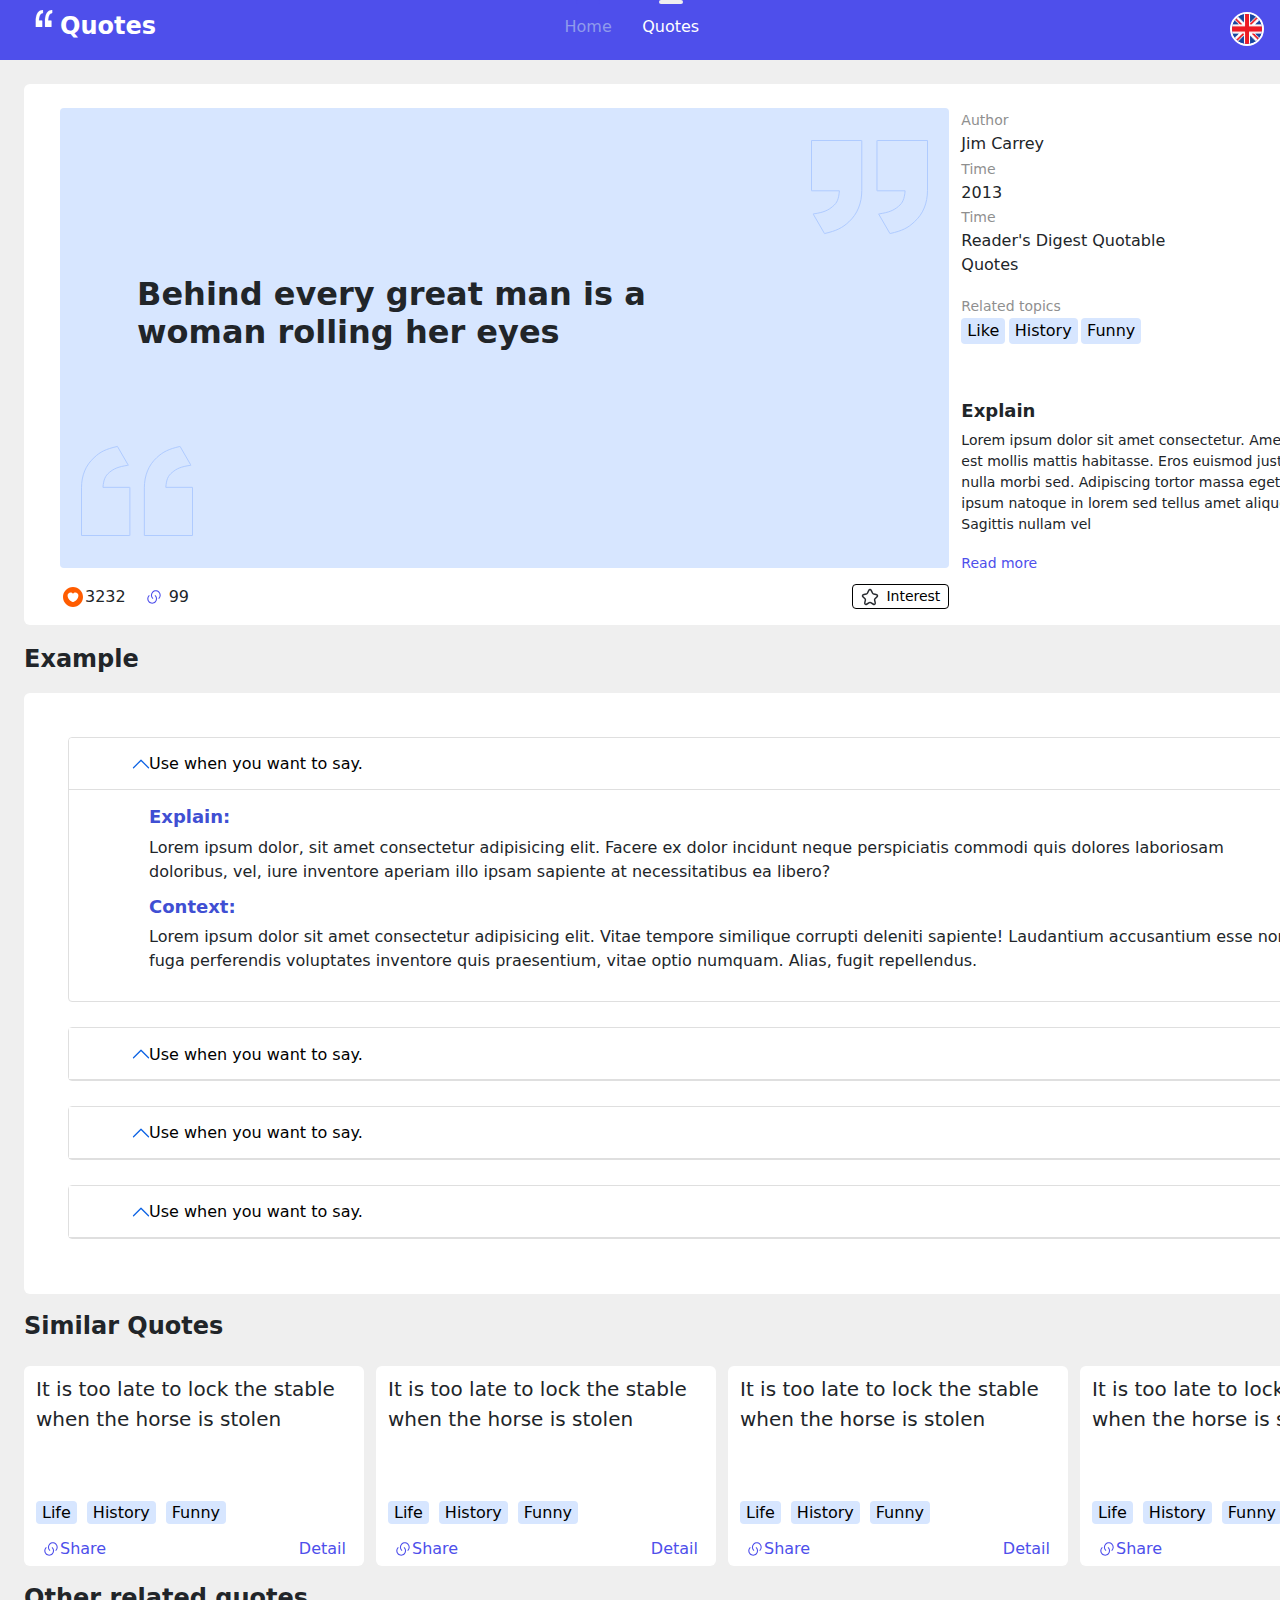
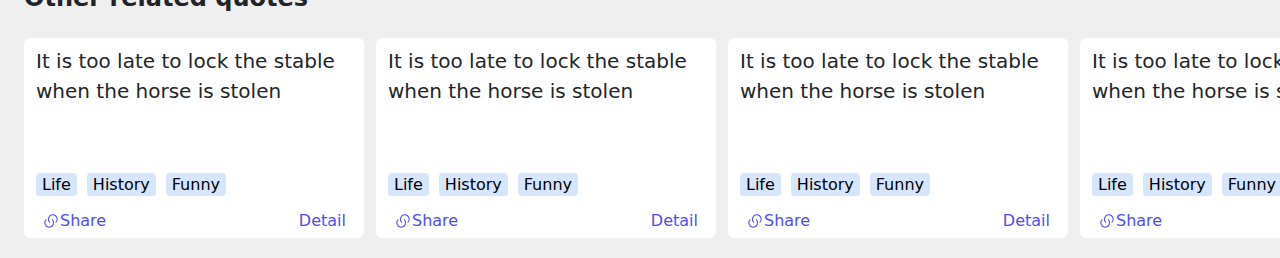
<file: Bai 4/index07.html>
<!DOCTYPE html>
<html lang="en">

<head>
  <meta charset="UTF-8">
  <meta name="viewport" content="width=device-width, initial-scale=1.0">
  <title>Document</title>
  <link rel="stylesheet" href="https://cdnjs.cloudflare.com/ajax/libs/font-awesome/6.7.2/css/all.min.css"
    integrity="sha512-Evv84Mr4kqVGRNSgIGL/F/aIDqQb7xQ2vcrdIwxfjThSH8CSR7PBEakCr51Ck+w+/U6swU2Im1vVX0SVk9ABhg=="
    crossorigin="anonymous" referrerpolicy="no-referrer" />

  <link rel="stylesheet" href="../bootstrap.min.css">
  <script src="../bootstrap.bundle.min.js"></script>
  <link rel="stylesheet" href="style/style3.css">
</head>

<body>
  <div class="container-fluid body-up position-relative">
    <div class="header d-flex justify-content-between align-items-start">
      <div class="logo">
        <img src="image/left-quote-svgrepo-com-1.svg" alt="">
        <p class="text-white mb-0">Quotes</p>
      </div>

      <nav class="navbar">
        <ul class="d-flex">
          <li class="nav-item">
            <button class="rounded-pill btn-home"></button>
            <a href="#" class="active text-decoration-none home">Home</a>
          </li>
          <li class="nav-item">
            <button class="btn-quote rounded-pill"></button>
            <a href="#" class="text-decoration-none quote text-white">Quotes</a>
          </li>
        </ul>
      </nav>

      <div class="language-select">
        <img src="image/uk-flag-1444045.jpg" alt="" class="rounded-circle position-relative dropdown-toggle"
          data-bs-toggle="dropdown" role="button">

        <ul class="dropdown-menu dropdown-menu-end">
          <li>
            <button class="btn d-flex w-100 align-items-center first-language">
              <img src="image/uk-flag-1444045.jpg" alt="" class="rounded-circle d-flex p-8">
              <span>English</span>
            </button>
          </li>
          <li>
            <button class="btn d-flex w-100">
              <img src="image/Co-Vietnam.png" alt="" class="rounded-circle">
              <span>Vietnam</span>
            </button>
          </li>
          <li>
            <button class="btn d-flex w-100">
              <img src="image/nhatban.jpg" alt="" class="rounded-circle">
              <span>Japan</span>
            </button>
          </li>
        </ul>

      </div>
    </div>


  </div>

  <div class="body-down d-flex flex-column">
    <div class="quote-content bg-white d-flex position-relative container-fluid">
      <div class="quote-left ">
        <div class="quote-title position-relative">
          <h2>Behind every great man is a woman rolling her eyes</h2>
          <img src="image/''-down.svg" alt="" class="img-down position-absolute">
          <img src="image/''-up.svg" alt="" class="img-up position-absolute">
        </div>

        <div class="quote-react d-flex align-items-center justify-content-between">
          <div class="react-container d-flex">
            <button class="like btn px-0 py-0 d-flex align-items-center justify-content-between">
              <img src="image/heart-circle.svg" alt="">
              <span>3232</span>
            </button>

            <button class="share btn px-0 d-flex align-items-center justify-content-between">
              <img src="image/down.svg" alt="">
              <span>99</span>
            </button>
          </div>


          <button class="interset d-flex align-items-center justify-content-between">
            <img src="image/star-1.svg" alt="">
            <span>Interest</span>
          </button>
        </div>
      </div>

      <div class="quote-right">
        <div class="quote-desc d-flex justify-content-between flex-column">
          <div class="quote-format">
            <label for="">Author</label>
            <p class="my-0">Jim Carrey</p>
          </div>
          <div class="quote-format">
            <label for="">Time</label>
            <p class="my-0">2013</p>
          </div>
          <div class="quote-format">
            <label for="">Time</label>
            <p class="pm-0">Reader's Digest Quotable Quotes</p>
          </div>
          <div class="quote-format">
            <label for="">Related topics</label>
            <div class="tag-container d-flex justify-content-between">
              <button>Like</button>
              <button>History</button>
              <button>Funny</button>
            </div>
          </div>
        </div>

        <div class="quote-explain">
          <h3>Explain</h3>
          <p>Lorem ipsum dolor sit amet consectetur. Amet volutpat est mollis mattis habitasse. Eros euismod
            justo nulla diam nulla morbi sed. Adipiscing tortor massa eget in. Faucibus ipsum natoque in
            lorem sed tellus amet aliquet nullam. Sagittis nullam vel
          </p>
          <button>Read more</button>
        </div>
      </div>
    </div>

    <div class="example d-flex flex-column">
      <div class="example-title d-flex justify-content-between align-items-center">
        <h2 class="my-0">Example</h2>
        <button class="choice position-relative dropdown" data-bs-toggle="dropdown" role="button">
          <img src="image/setting-4.svg" alt="">
        </button>
        <ul class="dropdown-menu">
          <li type="button">Life</li>
          <li type="button">History</li>
          <li type="button">Funny</li>
        </ul>
      </div>

      <div class="example-content bg-white w-100 h-100">
        <div class="accordion" id="accordionExample">
          <div class="accordion-item">
            <h2 class="accordion-header" id="headingOne">
              <button class="accordion-button" type="button" data-bs-toggle="collapse" data-bs-target="#collapseOne"
                aria-expanded="true" aria-controls="collapseOne">
                Use when you want to say.
              </button>
            </h2>
            <div id="collapseOne" class="accordion-collapse collapse show" aria-labelledby="headingOne"
              data-bs-parent="#accordionExample">
              <div class="accordion-body">
                <h2>Explain:</h2>
                <p>Lorem ipsum dolor, sit amet consectetur adipisicing elit. Facere ex dolor
                  incidunt neque perspiciatis commodi quis dolores laboriosam doloribus, vel, iure
                  inventore aperiam illo ipsam sapiente at necessitatibus ea libero?</p>
                <h2>Context:</h2>
                <p>Lorem ipsum dolor sit amet consectetur adipisicing elit. Vitae tempore similique
                  corrupti deleniti sapiente! Laudantium accusantium esse non, fuga perferendis
                  voluptates inventore quis praesentium, vitae optio numquam. Alias, fugit
                  repellendus.</p>
              </div>
            </div>
          </div>

          <div class="accordion-item">
            <h2 class="accordion-header" id="headingTwo">
              <button class="accordion-button" type="button" data-bs-toggle="collapse" data-bs-target="#collapseTwo"
                aria-expanded="true" aria-controls="collapseTwo">
                Use when you want to say.
              </button>
            </h2>
            <div id="collapseTwo" class="accordion-collapse collapse" aria-labelledby="headingTwo"
              data-bs-parent="#accordiTwoxample">
              <div class="accordion-body">
                <h2>Explain:</h2>
                <p>Lorem ipsum dolor, sit amet consectetur adipisicing elit. Facere ex dolor
                  incidunt neque perspiciatis commodi quis dolores laboriosam doloribus, vel, iure
                  inventore aperiam illo ipsam sapiente at necessitatibus ea libero?</p>
                <h2>Context:</h2>
                <p>Lorem ipsum dolor sit amet consectetur adipisicing elit. Vitae tempore similique
                  corrupti deleniti sapiente! Laudantium accusantium esse non, fuga perferendis
                  voluptates inventore quis praesentium, vitae optio numquam. Alias, fugit
                  repellendus.</p>
              </div>
            </div>
          </div>

          <div class="accordion-item">
            <h2 class="accordion-header" id="headingThree">
              <button class="accordion-button" type="button" data-bs-toggle="collapse" data-bs-target="#collapseThree"
                aria-expanded="true" aria-controls="collapseThree">
                Use when you want to say.
              </button>
            </h2>
            <div id="collapseThree" class="accordion-collapse collapse" aria-labelledby="headingThree"
              data-bs-parent="#accordiThreexample">
              <div class="accordion-body">
                <h2>Explain:</h2>
                <p>Lorem ipsum dolor, sit amet consectetur adipisicing elit. Facere ex dolor
                  incidunt neque perspiciatis commodi quis dolores laboriosam doloribus, vel, iure
                  inventore aperiam illo ipsam sapiente at necessitatibus ea libero?</p>
                <h2>Context:</h2>
                <p>Lorem ipsum dolor sit amet consectetur adipisicing elit. Vitae tempore similique
                  corrupti deleniti sapiente! Laudantium accusantium esse non, fuga perferendis
                  voluptates inventore quis praesentium, vitae optio numquam. Alias, fugit
                  repellendus.</p>
              </div>
            </div>
          </div>

          <div class="accordion-item">
            <h2 class="accordion-header" id="headingFour">
              <button class="accordion-button" type="button" data-bs-toggle="collapse" data-bs-target="#collapseFour"
                aria-expanded="true" aria-controls="collapseFour">
                Use when you want to say.
              </button>
            </h2>
            <div id="collapseFour" class="accordion-collapse collapse" aria-labelledby="headingFour"
              data-bs-parent="#accordiFourxample">
              <div class="accordion-body">
                <h2>Explain:</h2>
                <p>Lorem ipsum dolor, sit amet consectetur adipisicing elit. Facere ex dolor
                  incidunt neque perspiciatis commodi quis dolores laboriosam doloribus, vel, iure
                  inventore aperiam illo ipsam sapiente at necessitatibus ea libero?</p>
                <h2>Context:</h2>
                <p>Lorem ipsum dolor sit amet consectetur adipisicing elit. Vitae tempore similique
                  corrupti deleniti sapiente! Laudantium accusantium esse non, fuga perferendis
                  voluptates inventore quis praesentium, vitae optio numquam. Alias, fugit
                  repellendus.</p>
              </div>
            </div>
          </div>
        </div>
      </div>
    </div>

    <div class="similar-quote d-flex flex-column">
      <div class="similar-title d-flex justify-content-between align-items-center">
        <h2>Similar Quotes</h2>
        <button class="btn d-flex align-items-center justify-content-between">
          <span>View more</span>
          <img src="image/arrow-circle-right.svg" alt="">
        </button>
      </div>

      <div class="similar-content w-100">
        <div class="row w-100 d-flex justify-content-between ms-0">
          <div class="col-3 front-card d-flex justify-content-around flex-column">
            <div class="card-content">
              <p>It is too late to lock the stable when the horse is stolen</p>
            </div>

            <div class="card-tag d-flex justify-content-start">
              <button class="h-100 d-flex align-items-center">Life</button>
              <button class="h-100 d-flex align-items-center">History</button>
              <button class="h-100 d-flex align-items-center">Funny</button>
            </div>

            <div class="card-bottom d-flex justify-content-between">
              <button class="card-share h-100 d-flex align-items-center">
                <img src="image/down.svg" alt="">
                <span>Share</span>
              </button>
              <button class="card-detail h-100 d-flex align-items-center">Detail</button>
            </div>
          </div>

          <div class="col-3 front-card d-flex justify-content-around flex-column">
            <div class="card-content">
              <p>It is too late to lock the stable when the horse is stolen</p>
            </div>

            <div class="card-tag d-flex justify-content-start">
              <button class="h-100 d-flex align-items-center">Life</button>
              <button class="h-100 d-flex align-items-center">History</button>
              <button class="h-100 d-flex align-items-center">Funny</button>
            </div>

            <div class="card-bottom d-flex justify-content-between">
              <button class="card-share h-100 d-flex align-items-center">
                <img src="image/down.svg" alt="">
                <span>Share</span>
              </button>
              <button class="card-detail h-100 d-flex align-items-center">Detail</button>
            </div>
          </div>

          <div class="col-3 front-card d-flex justify-content-around flex-column">
            <div class="card-content">
              <p>It is too late to lock the stable when the horse is stolen</p>
            </div>

            <div class="card-tag d-flex justify-content-start">
              <button class="h-100 d-flex align-items-center">Life</button>
              <button class="h-100 d-flex align-items-center">History</button>
              <button class="h-100 d-flex align-items-center">Funny</button>
            </div>

            <div class="card-bottom d-flex justify-content-between">
              <button class="card-share h-100 d-flex align-items-center">
                <img src="image/down.svg" alt="">
                <span>Share</span>
              </button>
              <button class="card-detail h-100 d-flex align-items-center">Detail</button>
            </div>
          </div>

          <div class="col-3 front-card d-flex justify-content-around flex-column">
            <div class="card-content">
              <p>It is too late to lock the stable when the horse is stolen</p>
            </div>

            <div class="card-tag d-flex justify-content-start">
              <button class="h-100 d-flex align-items-center">Life</button>
              <button class="h-100 d-flex align-items-center">History</button>
              <button class="h-100 d-flex align-items-center">Funny</button>
            </div>

            <div class="card-bottom d-flex justify-content-between">
              <button class="card-share h-100 d-flex align-items-center">
                <img src="image/down.svg" alt="">
                <span>Share</span>
              </button>
              <button class="card-detail h-100 d-flex align-items-center">Detail</button>
            </div>
          </div>
        </div>
      </div>
    </div>

    <div class="other-ralated similar-quote d-flex flex-column">
      <div class="other-title similar-title d-flex justify-content-between align-items-center">
        <h2>Other related quotes</h2>
        <button class="btn d-flex align-items-center justify-content-between">
          <span>View more</span>
          <img src="image/arrow-circle-right.svg" alt="">
        </button>
      </div>
      <div class="other-content similar-content w-100">
        <div class="row w-100 d-flex justify-content-between ms-0">
          <div class="col-3 front-card d-flex justify-content-around flex-column">
            <div class="card-content">
              <p>It is too late to lock the stable when the horse is stolen</p>
            </div>

            <div class="card-tag d-flex justify-content-start">
              <button class="h-100 d-flex align-items-center">Life</button>
              <button class="h-100 d-flex align-items-center">History</button>
              <button class="h-100 d-flex align-items-center">Funny</button>
            </div>

            <div class="card-bottom d-flex justify-content-between">
              <button class="card-share h-100 d-flex align-items-center">
                <img src="image/down.svg" alt="">
                <span>Share</span>
              </button>
              <button class="card-detail h-100 d-flex align-items-center">Detail</button>
            </div>
          </div>

          <div class="col-3 front-card d-flex justify-content-around flex-column">
            <div class="card-content">
              <p>It is too late to lock the stable when the horse is stolen</p>
            </div>

            <div class="card-tag d-flex justify-content-start">
              <button class="h-100 d-flex align-items-center">Life</button>
              <button class="h-100 d-flex align-items-center">History</button>
              <button class="h-100 d-flex align-items-center">Funny</button>
            </div>

            <div class="card-bottom d-flex justify-content-between">
              <button class="card-share h-100 d-flex align-items-center">
                <img src="image/down.svg" alt="">
                <span>Share</span>
              </button>
              <button class="card-detail h-100 d-flex align-items-center">Detail</button>
            </div>
          </div>

          <div class="col-3 front-card d-flex justify-content-around flex-column">
            <div class="card-content">
              <p>It is too late to lock the stable when the horse is stolen</p>
            </div>

            <div class="card-tag d-flex justify-content-start">
              <button class="h-100 d-flex align-items-center">Life</button>
              <button class="h-100 d-flex align-items-center">History</button>
              <button class="h-100 d-flex align-items-center">Funny</button>
            </div>

            <div class="card-bottom d-flex justify-content-between">
              <button class="card-share h-100 d-flex align-items-center">
                <img src="image/down.svg" alt="">
                <span>Share</span>
              </button>
              <button class="card-detail h-100 d-flex align-items-center">Detail</button>
            </div>
          </div>

          <div class="col-3 front-card d-flex justify-content-around flex-column">
            <div class="card-content">
              <p>It is too late to lock the stable when the horse is stolen</p>
            </div>

            <div class="card-tag d-flex justify-content-start">
              <button class="h-100 d-flex align-items-center">Life</button>
              <button class="h-100 d-flex align-items-center">History</button>
              <button class="h-100 d-flex align-items-center">Funny</button>
            </div>

            <div class="card-bottom d-flex justify-content-between">
              <button class="card-share h-100 d-flex align-items-center">
                <img src="image/down.svg" alt="">
                <span>Share</span>
              </button>
              <button class="card-detail h-100 d-flex align-items-center">Detail</button>
            </div>
          </div>
        </div>
      </div>
    </div>
  </div>


</body>

</html>
</file>
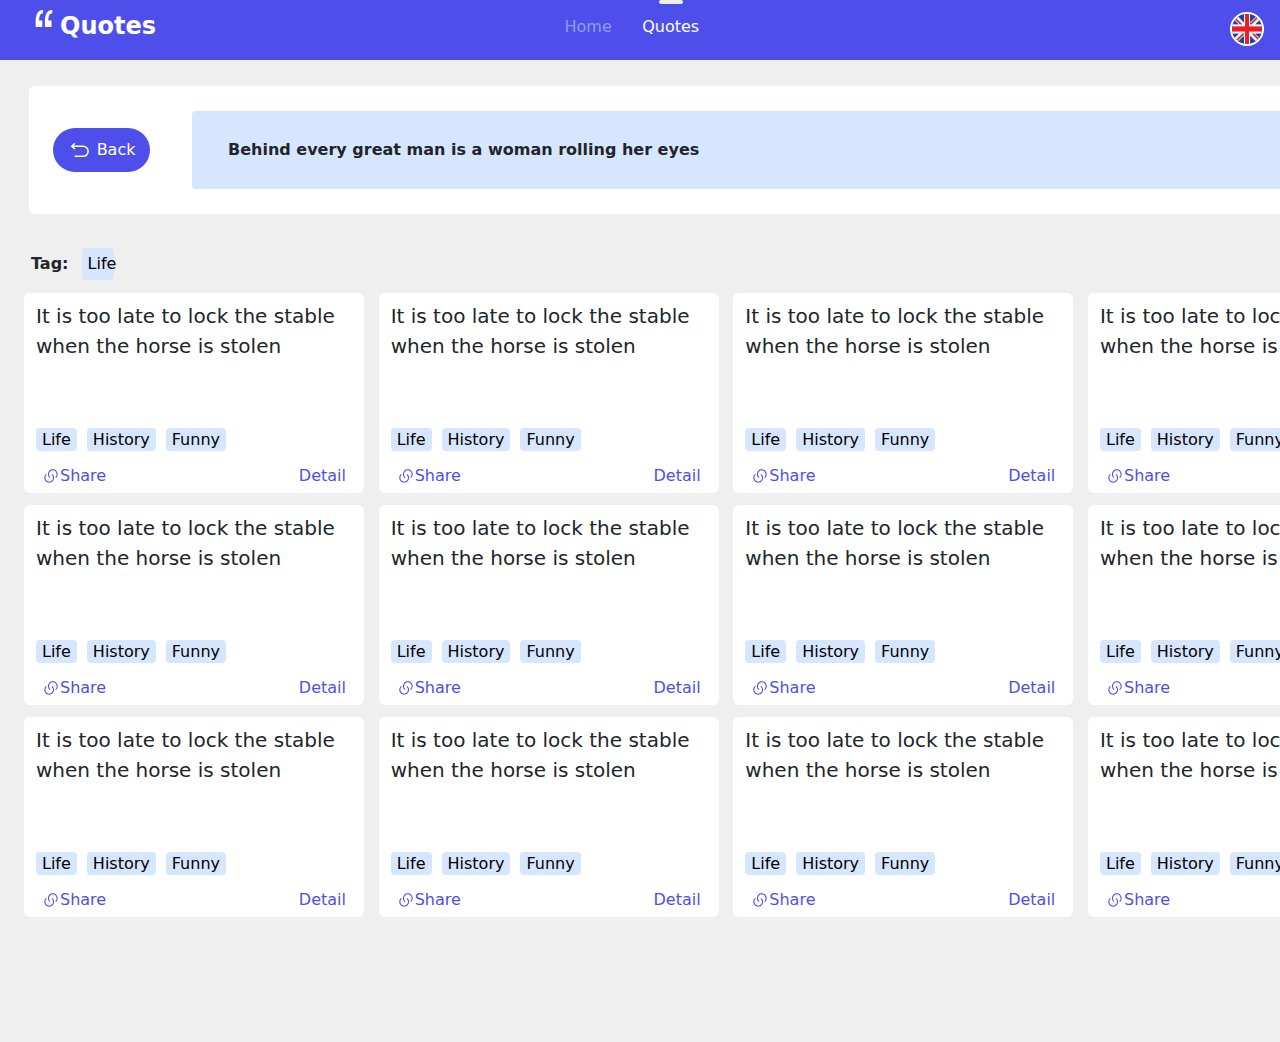
<file: Bai 4/index08.html>
<!DOCTYPE html>
<html lang="en">

<head>
  <meta charset="UTF-8">
  <meta name="viewport" content="width=device-width, initial-scale=1.0">
  <title>Document</title>
  <link rel="stylesheet" href="https://cdnjs.cloudflare.com/ajax/libs/font-awesome/6.7.2/css/all.min.css"
    integrity="sha512-Evv84Mr4kqVGRNSgIGL/F/aIDqQb7xQ2vcrdIwxfjThSH8CSR7PBEakCr51Ck+w+/U6swU2Im1vVX0SVk9ABhg=="
    crossorigin="anonymous" referrerpolicy="no-referrer" />

  <link rel="stylesheet" href="../bootstrap.min.css">
  <script src="../bootstrap.bundle.min.js"></script>
  <link rel="stylesheet" href="style/style2.css">
</head>

<body>
  <div class="container-fluid body-up position-relative">
    <div class="header d-flex justify-content-between align-items-start">
      <div class="logo">
        <img src="image/left-quote-svgrepo-com-1.svg" alt="">
        <p class="text-white mb-0">Quotes</p>
      </div>

      <nav class="navbar">
        <ul class="d-flex">
          <li class="nav-item">
            <button class="rounded-pill btn-home"></button>
            <a href="#" class="active text-decoration-none home">Home</a>
          </li>
          <li class="nav-item">
            <button class="btn-quote rounded-pill"></button>
            <a href="#" class="text-decoration-none quote text-white">Quotes</a>
          </li>
        </ul>
      </nav>

      <div class="language-select">
        <img src="image/uk-flag-1444045.jpg" alt="" class="rounded-circle position-relative dropdown-toggle"
          data-bs-toggle="dropdown" role="button">

        <ul class="dropdown-menu dropdown-menu-end">
          <li>
            <button class="btn d-flex w-100 align-items-center first-language">
              <img src="image/uk-flag-1444045.jpg" alt="" class="rounded-circle d-flex p-8">
              <span>English</span>
            </button>
          </li>
          <li>
            <button class="btn d-flex w-100">
              <img src="image/Co-Vietnam.png" alt="" class="rounded-circle">
              <span>Vietnam</span>
            </button>
          </li>
          <li>
            <button class="btn d-flex w-100">
              <img src="image/nhatban.jpg" alt="" class="rounded-circle">
              <span>Japan</span>
            </button>
          </li>
        </ul>

      </div>
    </div>


  </div>

  <div class="body-down">
    <div class="back position-relative bg-white d-flex align-items-center">
      <button class="btn-back">
        <img src="image/undo.svg" alt="">
        <span class="text-white">Back</span>
      </button>

      <div class="back-title d-flex align-items-center">
        <p class="w-100">Behind every great man is a woman rolling her eyes</p>
      </div>
    </div>

    <div class="result">
      <div class="tag-option d-flex justify-content-between">
        <div class="tag">
          <label for="" class="me-2"><strong>Tag:</strong></label>
          <button class="btn-tag">Life</button>
        </div>
        <button class="choice position-relative dropdown" data-bs-toggle="dropdown" role="button">
          <img src="image/setting-4.svg" alt="">
        </button>
        <ul class="dropdown-menu">
          <li type="button">Life</li>
          <li type="button">History</li>
          <li type="button">Funny</li>
        </ul>
      </div>

      <div class="result-content">
        <div class="row d-flex justify-content-between">
          <div class="col-3 front-card d-flex justify-content-around flex-column">
            <div class="card-content">
              <p>It is too late to lock the stable when the horse is stolen</p>
            </div>

            <div class="card-tag d-flex justify-content-start">
              <button class="h-100 d-flex align-items-center">Life</button>
              <button class="h-100 d-flex align-items-center">History</button>
              <button class="h-100 d-flex align-items-center">Funny</button>
            </div>

            <div class="card-bottom d-flex justify-content-between">
              <button class="card-share h-100 d-flex align-items-center">
                <img src="image/down.svg" alt="">
                <span>Share</span>
              </button>
              <button class="card-detail h-100 d-flex align-items-center">Detail</button>
            </div>
          </div>

          <div class="col-3 front-card d-flex justify-content-around flex-column">
            <div class="card-content">
              <p>It is too late to lock the stable when the horse is stolen</p>
            </div>

            <div class="card-tag d-flex justify-content-start">
              <button class="h-100 d-flex align-items-center">Life</button>
              <button class="h-100 d-flex align-items-center">History</button>
              <button class="h-100 d-flex align-items-center">Funny</button>
            </div>

            <div class="card-bottom d-flex justify-content-between">
              <button class="card-share h-100 d-flex align-items-center">
                <img src="image/down.svg" alt="">
                <span>Share</span>
              </button>
              <button class="card-detail h-100 d-flex align-items-center">Detail</button>
            </div>
          </div>

          <div class="col-3 front-card d-flex justify-content-around flex-column">
            <div class="card-content">
              <p>It is too late to lock the stable when the horse is stolen</p>
            </div>

            <div class="card-tag d-flex justify-content-start">
              <button class="h-100 d-flex align-items-center">Life</button>
              <button class="h-100 d-flex align-items-center">History</button>
              <button class="h-100 d-flex align-items-center">Funny</button>
            </div>

            <div class="card-bottom d-flex justify-content-between">
              <button class="card-share h-100 d-flex align-items-center">
                <img src="image/down.svg" alt="">
                <span>Share</span>
              </button>
              <button class="card-detail h-100 d-flex align-items-center">Detail</button>
            </div>
          </div>

          <div class="col-3 front-card d-flex justify-content-around flex-column">
            <div class="card-content">
              <p>It is too late to lock the stable when the horse is stolen</p>
            </div>

            <div class="card-tag d-flex justify-content-start">
              <button class="h-100 d-flex align-items-center">Life</button>
              <button class="h-100 d-flex align-items-center">History</button>
              <button class="h-100 d-flex align-items-center">Funny</button>
            </div>

            <div class="card-bottom d-flex justify-content-between">
              <button class="card-share h-100 d-flex align-items-center">
                <img src="image/down.svg" alt="">
                <span>Share</span>
              </button>
              <button class="card-detail h-100 d-flex align-items-center">Detail</button>
            </div>
          </div>
        </div>

        <div class="row d-flex justify-content-between">
          <div class="col-3 front-card d-flex justify-content-around flex-column">
            <div class="card-content">
              <p>It is too late to lock the stable when the horse is stolen</p>
            </div>

            <div class="card-tag d-flex justify-content-start">
              <button class="h-100 d-flex align-items-center">Life</button>
              <button class="h-100 d-flex align-items-center">History</button>
              <button class="h-100 d-flex align-items-center">Funny</button>
            </div>

            <div class="card-bottom d-flex justify-content-between">
              <button class="card-share h-100 d-flex align-items-center">
                <img src="image/down.svg" alt="">
                <span>Share</span>
              </button>
              <button class="card-detail h-100 d-flex align-items-center">Detail</button>
            </div>
          </div>

          <div class="col-3 front-card d-flex justify-content-around flex-column">
            <div class="card-content">
              <p>It is too late to lock the stable when the horse is stolen</p>
            </div>

            <div class="card-tag d-flex justify-content-start">
              <button class="h-100 d-flex align-items-center">Life</button>
              <button class="h-100 d-flex align-items-center">History</button>
              <button class="h-100 d-flex align-items-center">Funny</button>
            </div>

            <div class="card-bottom d-flex justify-content-between">
              <button class="card-share h-100 d-flex align-items-center">
                <img src="image/down.svg" alt="">
                <span>Share</span>
              </button>
              <button class="card-detail h-100 d-flex align-items-center">Detail</button>
            </div>
          </div>

          <div class="col-3 front-card d-flex justify-content-around flex-column">
            <div class="card-content">
              <p>It is too late to lock the stable when the horse is stolen</p>
            </div>

            <div class="card-tag d-flex justify-content-start">
              <button class="h-100 d-flex align-items-center">Life</button>
              <button class="h-100 d-flex align-items-center">History</button>
              <button class="h-100 d-flex align-items-center">Funny</button>
            </div>

            <div class="card-bottom d-flex justify-content-between">
              <button class="card-share h-100 d-flex align-items-center">
                <img src="image/down.svg" alt="">
                <span>Share</span>
              </button>
              <button class="card-detail h-100 d-flex align-items-center">Detail</button>
            </div>
          </div>

          <div class="col-3 front-card d-flex justify-content-around flex-column">
            <div class="card-content">
              <p>It is too late to lock the stable when the horse is stolen</p>
            </div>

            <div class="card-tag d-flex justify-content-start">
              <button class="h-100 d-flex align-items-center">Life</button>
              <button class="h-100 d-flex align-items-center">History</button>
              <button class="h-100 d-flex align-items-center">Funny</button>
            </div>

            <div class="card-bottom d-flex justify-content-between">
              <button class="card-share h-100 d-flex align-items-center">
                <img src="image/down.svg" alt="">
                <span>Share</span>
              </button>
              <button class="card-detail h-100 d-flex align-items-center">Detail</button>
            </div>
          </div>
        </div>


        <div class="row d-flex justify-content-between">
          <div class="col-3 front-card d-flex justify-content-around flex-column">
            <div class="card-content">
              <p>It is too late to lock the stable when the horse is stolen</p>
            </div>

            <div class="card-tag d-flex justify-content-start">
              <button class="h-100 d-flex align-items-center">Life</button>
              <button class="h-100 d-flex align-items-center">History</button>
              <button class="h-100 d-flex align-items-center">Funny</button>
            </div>

            <div class="card-bottom d-flex justify-content-between">
              <button class="card-share h-100 d-flex align-items-center">
                <img src="image/down.svg" alt="">
                <span>Share</span>
              </button>
              <button class="card-detail h-100 d-flex align-items-center">Detail</button>
            </div>
          </div>

          <div class="col-3 front-card d-flex justify-content-around flex-column">
            <div class="card-content">
              <p>It is too late to lock the stable when the horse is stolen</p>
            </div>

            <div class="card-tag d-flex justify-content-start">
              <button class="h-100 d-flex align-items-center">Life</button>
              <button class="h-100 d-flex align-items-center">History</button>
              <button class="h-100 d-flex align-items-center">Funny</button>
            </div>

            <div class="card-bottom d-flex justify-content-between">
              <button class="card-share h-100 d-flex align-items-center">
                <img src="image/down.svg" alt="">
                <span>Share</span>
              </button>
              <button class="card-detail h-100 d-flex align-items-center">Detail</button>
            </div>
          </div>

          <div class="col-3 front-card d-flex justify-content-around flex-column">
            <div class="card-content">
              <p>It is too late to lock the stable when the horse is stolen</p>
            </div>

            <div class="card-tag d-flex justify-content-start">
              <button class="h-100 d-flex align-items-center">Life</button>
              <button class="h-100 d-flex align-items-center">History</button>
              <button class="h-100 d-flex align-items-center">Funny</button>
            </div>

            <div class="card-bottom d-flex justify-content-between">
              <button class="card-share h-100 d-flex align-items-center">
                <img src="image/down.svg" alt="">
                <span>Share</span>
              </button>
              <button class="card-detail h-100 d-flex align-items-center">Detail</button>
            </div>
          </div>

          <div class="col-3 front-card d-flex justify-content-around flex-column">
            <div class="card-content">
              <p>It is too late to lock the stable when the horse is stolen</p>
            </div>

            <div class="card-tag d-flex justify-content-start">
              <button class="h-100 d-flex align-items-center">Life</button>
              <button class="h-100 d-flex align-items-center">History</button>
              <button class="h-100 d-flex align-items-center">Funny</button>
            </div>

            <div class="card-bottom d-flex justify-content-between">
              <button class="card-share h-100 d-flex align-items-center">
                <img src="image/down.svg" alt="">
                <span>Share</span>
              </button>
              <button class="card-detail h-100 d-flex align-items-center">Detail</button>
            </div>
          </div>
        </div>
      </div>
    </div>
  </div>

</body>

</html>
</file>
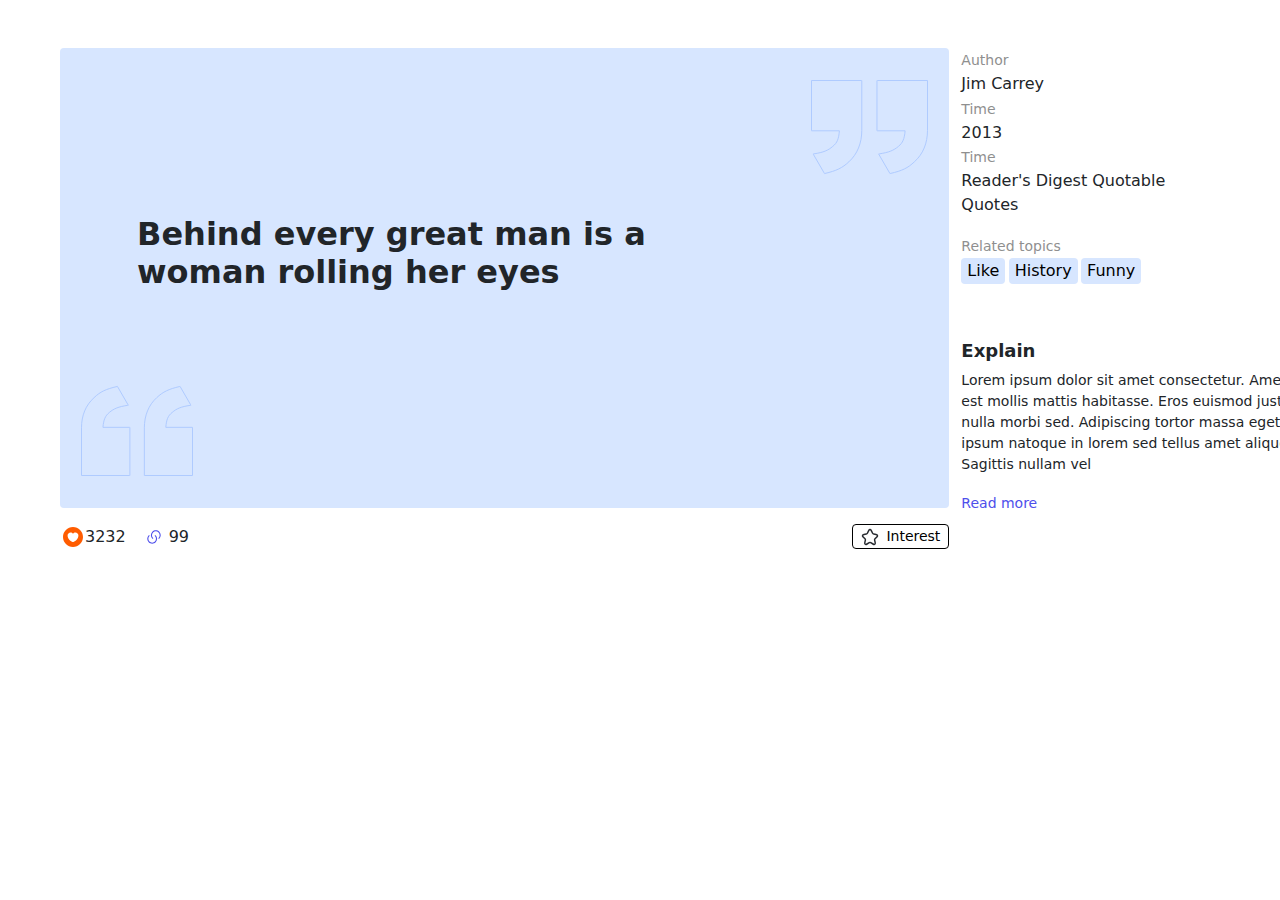
<file: Bai 4/index1.html>
<!DOCTYPE html>
<html lang="en">

<head>
  <meta charset="UTF-8">
  <meta name="viewport" content="width=device-width, initial-scale=1.0">
  <title>Document</title>
  <link rel="stylesheet" href="../bootstrap.min.css">
  <style>
    .quote-content {
      top: 24px;
      width: 1396px;
      height: 541px;
      left: 24px;
      border-radius: 6px;
      margin: 0 0;
    }

    .quote-content .quote-left {
      width: 900px;
      margin-left: 24px;
      margin-top: 24px;
    }

    .quote-content .quote-left .quote-title {
      border-radius: 4px;
      height: 460px;
      background: #D7E6FF;
    }

    .quote-content .quote-left .quote-title h2 {
      font-size: 32px;
      font-weight: 900;
      width: 553px;
      height: 82px;
      position: absolute;
      top: 167px;
      left: 77px;
    }

    .quote-content .quote-left .quote-title .img-down {
      left: 21px;
      bottom: 32px;
    }

    .quote-content .quote-left .quote-title .img-up {
      top: 32px;
      right: 21px;
    }

    .quote-content .quote-left .quote-react {
      font-size: 14px;
      font-weight: 500;
      height: 57px;
      width: 100%;
    }

    .quote-content .quote-left .quote-react .react-container .like {
      margin-right: 20px;
      width: 64px;
    }

    .quote-content .quote-left .quote-react .react-container .share {
      width: 46px;
    }

    .quote-content .quote-left .quote-react .interset {
      padding: 1px 8px;
      border: 1px solid black;
      background: white;
      border-radius: 4px;
      width: 97px;
    }

    .quote-content .quote-right {
      width: 452px;
      margin-top: 24px;
      margin-left: 12px;
    }

    .quote-content .quote-right .quote-desc {
      width: 249px;
      height: 236px;
    }

    .quote-content .quote-right .quote-desc label {
      font-size: 14px;
      font-weight: 400;
      color: #8F8F8F;
    }

    .quote-content .quote-right .quote-desc .tag-container {
      width: 180px;
    }

    .quote-content .quote-right .quote-desc .tag-container button {
      height: 26px;
      border-radius: 4px;
      background: #D7E6FF;
      border: none;
    }

    .quote-content .quote-right .quote-explain {
      margin-top: 56px;
    }

    .quote-content .quote-right .quote-explain h3 {
      font-size: 18px;
      font-weight: 700;
    }

    .quote-content .quote-right .quote-explain p {
      font-size: 14px;
      font-weight: 400;
      width: 408px;
    }

    .quote-content .quote-right .quote-explain button {
      border: none;
      background: none;
      color: #4E4FEB;
      font-size: 14px;
      font-weight: 400;
      text-align: start;
      padding: 0 0;
    }

    

  </style>

</head>

<body>
  <div class="quote-content bg-white d-flex position-relative container-fluid grid-container">
    <div class="quote-left ">
      <div class="quote-title position-relative">
        <h2>Behind every great man is a woman rolling her eyes</h2>
        <img src="image/''-down.svg" alt="" class="img-down position-absolute">
        <img src="image/''-up.svg" alt="" class="img-up position-absolute">
      </div>

      <div class="quote-react d-flex align-items-center justify-content-between">
        <div class="react-container d-flex">
          <button class="like btn px-0 py-0 d-flex align-items-center justify-content-between">
            <img src="image/heart-circle.svg" alt="">
            <span>3232</span>
          </button>

          <button class="share btn px-0 d-flex align-items-center justify-content-between">
            <img src="image/down.svg" alt="">
            <span>99</span>
          </button>
        </div>


        <a href="http://127.0.0.1:5500/Bai%204/index_quotes_tag.html" class="text-decoration-none">
          <button class="interset d-flex align-items-center justify-content-between">
            <img src="image/star-1.svg" alt="">
            <span>Interest</span>
          </button>
        </a>
      </div>
    </div>

    <div class="quote-right">
      <div class="quote-desc d-flex justify-content-between flex-column">
        <div class="quote-format">
          <label for="">Author</label>
          <p class="my-0">Jim Carrey</p>
        </div>
        <div class="quote-format">
          <label for="">Time</label>
          <p class="my-0">2013</p>
        </div>
        <div class="quote-format">
          <label for="">Time</label>
          <p class="pm-0">Reader's Digest Quotable Quotes</p>
        </div>
        <div class="quote-format">
          <label for="">Related topics</label>
          <div class="tag-container d-flex justify-content-between">
            <button>Like</button>
            <button>History</button>
            <button>Funny</button>
          </div>
        </div>
      </div>

      <div class="quote-explain">
        <h3>Explain</h3>
        <p>Lorem ipsum dolor sit amet consectetur. Amet volutpat est mollis mattis habitasse. Eros euismod
          justo nulla diam nulla morbi sed. Adipiscing tortor massa eget in. Faucibus ipsum natoque in
          lorem sed tellus amet aliquet nullam. Sagittis nullam vel
        </p>
        <button>Read more</button>
      </div>
    </div>
  </div>
</body>

</html>
</file>
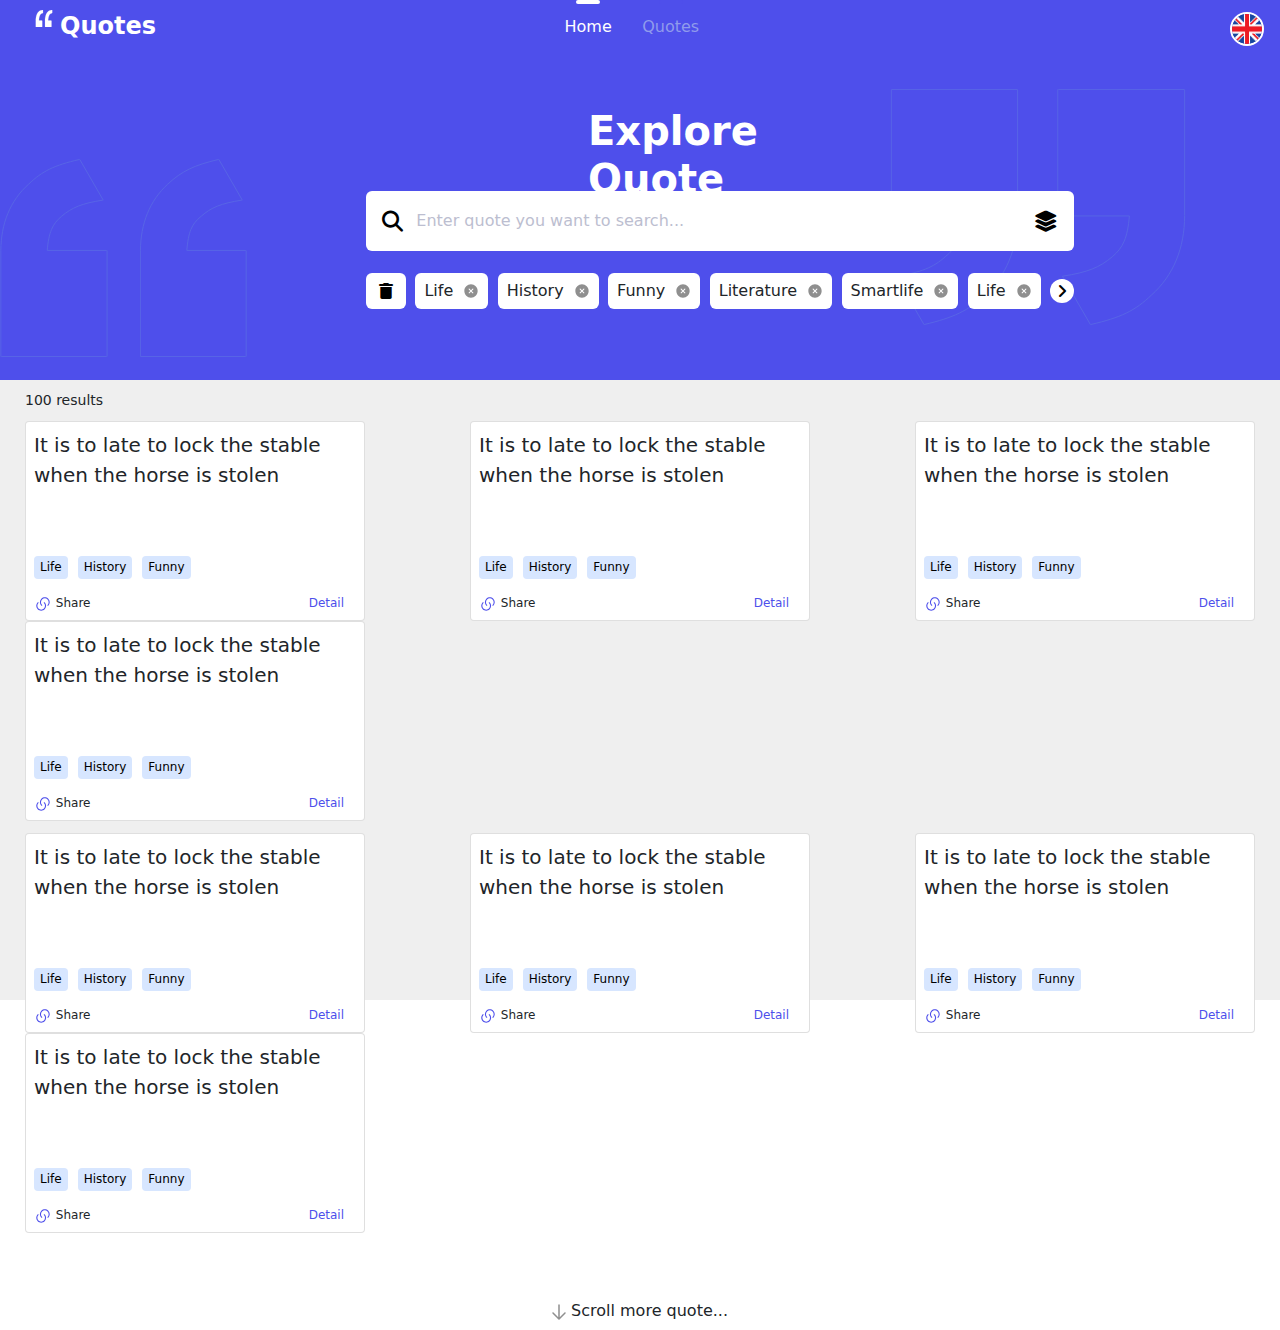
<file: Bai 4/index_chooseTopic.html>
<!DOCTYPE html>
<html lang="en">

<head>
  <meta charset="UTF-8">
  <meta name="viewport" content="width=device-width, initial-scale=1.0">
  <title>Document</title>
  <link rel="stylesheet" href="https://cdnjs.cloudflare.com/ajax/libs/font-awesome/6.7.2/css/all.min.css"
    integrity="sha512-Evv84Mr4kqVGRNSgIGL/F/aIDqQb7xQ2vcrdIwxfjThSH8CSR7PBEakCr51Ck+w+/U6swU2Im1vVX0SVk9ABhg=="
    crossorigin="anonymous" referrerpolicy="no-referrer" />

  <link rel="stylesheet" href="../bootstrap.min.css">
  <script src="../bootstrap.bundle.min.js"></script>
  <link rel="stylesheet" href="style/style_chooseTopic.css">
</head>

<body class="d-flex justify-content-between flex-column">
  <div class="container-fluid body-up position-relative">
    <div class="header d-flex justify-content-between align-items-start">
      <div class="logo">
        <img src="image/left-quote-svgrepo-com-1.svg" alt="">
        <p class="text-white mb-0">Quotes</p>
      </div>

      <nav class="navbar">
        <ul class="d-flex">
          <li class="nav-item">
            <button class="bg-white rounded-pill active"></button>
            <a href="http://127.0.0.1:5500/Bai%204/index_home.html"
              class="active text-decoration-none text-white home">Home</a>
          </li>
          <li class="nav-item">
            <button class="btn-quote rounded-pill"></button>
            <a href="http://127.0.0.1:5500/Bai%204/index_quotes_example.html"
              class="text-decoration-none quote">Quotes</a>
          </li>
        </ul>
      </nav>

      <div class="language-select">
        <img src="image/uk-flag-1444045.jpg" alt="" class="rounded-circle position-relative dropdown-toggle"
          data-bs-toggle="dropdown" role="button">

        <ul class="dropdown-menu dropdown-menu-end">
          <li>
            <button class="btn d-flex w-100 align-items-center first-language">
              <img src="image/uk-flag-1444045.jpg" alt="" class="rounded-circle d-flex p-8">
              <span>English</span>
            </button>
          </li>
          <li>
            <button class="btn d-flex w-100">
              <img src="image/Co-Vietnam.png" alt="" class="rounded-circle">
              <span>Vietnam</span>
            </button>
          </li>
          <li>
            <button class="btn d-flex w-100">
              <img src="image/nhatban.jpg" alt="" class="rounded-circle">
              <span>Japan</span>
            </button>
          </li>
        </ul>

      </div>

      <button class="menu-bar" data-bs-toggle="offcanvas" data-bs-target="#menu-bar">
        <img src="image/Menu.svg" alt="">
      </button>
      <div class="offcanvas" id="menu-bar">
        <button class="btn-close" data-bs-dismiss="offcanvas">
          <img src="image/e-remove 1.svg" alt="">
        </button>

        <div class="offcanvas-nav">
          <a href="http://127.0.0.1:5500/Bai%204/index_home.html" class="home">Home</a>
          <a href="http://127.0.0.1:5500/Bai%204/index_quotes_example.html" class="quote">Quotes</a>
        </div>

        <button class="dropdown-toggle text-white" data-bs-toggle="dropdown">Language</button>
        <ul class="dropdown-menu dropdown-menu-end">
          <li>
            <button class="btn d-flex w-100 align-items-center first-language">
              <img src="image/uk-flag-1444045.jpg" alt="" class="rounded-circle d-flex p-8">
              <span>English</span>
            </button>
          </li>
          <li>
            <button class="btn d-flex w-100">
              <img src="image/Co-Vietnam.png" alt="" class="rounded-circle">
              <span>Vietnam</span>
            </button>
          </li>
          <li>
            <button class="btn d-flex w-100">
              <img src="image/nhatban.jpg" alt="" class="rounded-circle">
              <span>Japan</span>
            </button>
          </li>
        </ul>
      </div>
    </div>
    <h1 class="text-white position-relative">Explore Quote</h1>
    <div class="search position-relative bg-white d-flex justify-content-between align-items-center">
      <i class="fa-solid fa-magnifying-glass" style="color: #000000;"></i>
      <input type="text" placeholder="Enter quote you want to search...">
      <i class="fa-solid fa-layer-group" style="color: #000000;" role="button" data-bs-toggle="offcanvas"
        data-bs-target="#demo"></i>
      <div class="offcanvas" data-bs-scroll="true" tabindex="-1" id="demo">
        <div class="offcanvas-header">
          <h2 class="offcanvas-title">Choose topic</h2>
          <button type="button" class="btn-close btn-close-white bg-info rounded-circle button-close"
            data-bs-dismiss="offcanvas"></button>
        </div>
        <div class="offcanvas-body">
          <div class="row">
            <div class="three-col text-center border-2 ">
              <button>Life</button>
            </div>
            <div class="three-col text-center border-2 " role="button">
              <button>History</button>
            </div>
            <div class="three-col text-center border-2 ">
              <button>Funny</button>
            </div>
            <div class="three-col text-center border-2 ">
              <button>Literature</button>
            </div>
          </div>
          <div class="row">
            <div class="three-col text-center border-2 ">
              <button>Love</button>
            </div>
            <div class="three-col text-center border-2 ">
              <button>Family</button>
            </div>
            <div class="three-col text-center border-2 ">
              <button>Sad</button>
            </div>
            <div class="three-col text-center border-2 ">
              <button>Smile</button>
            </div>
          </div>
          <div class="row">
            <div class="three-col text-center border-2 ">
              <button>Father</button>
            </div>
            <div class="three-col text-center border-2 ">
              <button>Mother</button>
            </div>
            <div class="three-col text-center border-2 ">
              <button>Study</button>
            </div>
            <div class="three-col text-center border-2 ">
              <button>Hot</button>
            </div>
          </div>
          <div class="row">
            <div class="three-col text-center border-2 ">
              <button>Cool</button>
            </div>
            <div class="three-col text-center border-2 ">
              <button>Summer</button>
            </div>
            <div class="three-col text-center border-2 ">
              <button>Success</button>
            </div>
            <div class="three-col text-center border-2 ">
              <button>Winter</button>
            </div>
          </div>
          <div class="row">
            <div class="three-col text-center border-2 ">
              <button>Woman</button>
            </div>
            <div class="three-col text-center border-2 ">
              <button>Men</button>
            </div>
            <div class="three-col text-center border-2 ">
              <button>Phone</button>
            </div>
            <div class="three-col text-center border-2 ">
              <button>Smart</button>
            </div>
          </div>
        </div>
      </div>
    </div>
    <div class="tag-list position-relative d-flex justify-content-between align-items-center">
      <button class="btn">
        <i class="fa-solid fa-trash" style="color: #000000;"></i>
      </button>
      <button class="btn d-flex justify-content-between align-items-center px-2 py-1">
        <!-- <i class="fa-solid fa-trash" style="color: #000000;"></i> -->
        <span class="">Life</span>
        <img src="image/close-circle.svg" alt="">
      </button>
      <button class="btn d-flex justify-content-between align-items-center px-2 py-1">
        <span class="">History</span>
        <img src="image/close-circle.svg" alt="">
      </button>
      <button class="btn d-flex justify-content-between align-items-center px-2 py-1">
        <span class="">Funny</span>
        <img src="image/close-circle.svg" alt="">
      </button>
      <button class="btn d-flex justify-content-between align-items-center px-2 py-1">
        <span class="">Literature</span>
        <img src="image/close-circle.svg" alt="">
      </button>
      <button class="btn d-flex justify-content-between align-items-center px-2 py-1">
        <span class="">Smartlife</span>
        <img src="image/close-circle.svg" alt="">
      </button>
      <button class="btn d-flex justify-content-between align-items-center px-2 py-1">
        <span class="">Life</span>
        <img src="image/close-circle.svg" alt="">
      </button>
      <button class="btn btn-next">
        <i class="fa-solid fa-angle-right w-100" style="color: #000000;"></i>
      </button>
    </div>
    <img src="image/“.svg" alt="" class="logo-1 position-relative">
    <img src="image/“-1.svg" alt="" class="logo-2 position-relative">
  </div>

  <div class="container-fluid body-down d-flex flex-column">
    <div class="num-result">
      <span>100 results</span>
    </div>

    <div class="result">
      <div class="row d-flex justify-content-between">
        <div class="card col-3">
          <div class="front-card">
            <div class="front-content">
              <p>It is to late to lock the stable when the horse is stolen</p>
            </div>

            <div class="front-tag d-flex">
              <button>Life</button>
              <button>History</button>
              <button>Funny</button>
            </div>

            <div class="front-bottom d-flex justify-content-between">
              <div class="front-share">
                <img src="image/down.svg" alt="">
                <span>Share</span>
              </div>
              <button class="h-100 d-flex align-items-center">Detail</button>
            </div>
          </div>

          <div class="back-card">
            <div class="back-content d-flex">
              <p>Lorem ipsum dolor sit amet consectetur adipisicing elit. Reprehenderit nihil tempore repellendus
                cupiditate
                provident assumenda, minus est odio voluptatum saepe reiciendis aliquid ab corporis esse inventore,
                asperiores
                iure itaque maiores.</p>
              <a href="http://127.0.0.1:5500/Bai%204/index_quotes_tag.html">
                <img src="image/Frame 1.svg" alt="">
              </a>

            </div>

            <div class="back-bottom d-flex justify-content-between">
              <button class="card-share h-100 d-flex align-items-center dropdown" data-bs-toggle="dropdown">
                <img src="image/link-2.svg" alt="">
                <span>Share</span>
              </button>
              <ul class="dropdown-menu dropdown-menu-start">
                <li class="d-flex justify-content-between align-items-center">
                  <button class="w-100 py-0 d-flex align-items-center">
                    <img class="me-2" src="image/copy-success.svg" alt="">
                    <span class="text-dark">Copy link</span>
                  </button>
                </li>
                <li class="d-flex justify-content-between align-items-center">
                  <button class="w-100 py-0 d-flex align-items-center">
                    <img class="me-2" src="image/sms.svg" alt="">
                    <span class="text-dark">Email</span>
                  </button>
                </li>
                <li class="d-flex justify-content-between align-items-center">
                  <button class="w-100 py-0 d-flex align-items-center">
                    <img class="me-2" src="image/logo-fb-simple 1.svg" alt="">
                    <span class="text-dark">Facebook</span>
                  </button>
                </li>
                <li class="d-flex justify-content-between align-items-center">
                  <button class="w-100 py-0 d-flex align-items-center">
                    <img class="me-2" src="image/logo-twitter 1.svg" alt="">
                    <span class="text-dark">Twitter</span>
                  </button>
                </li>
                <li class="d-flex justify-content-between align-items-center">
                  <button class="w-100 py-0 d-flex align-items-center">
                    <img class="me-2" src="image/linkedin-112 1.svg" alt="">
                    <span class="text-dark">Linkedin</span>
                  </button>
                </li>
              </ul>
              <a href="http://127.0.0.1:5500/Bai%204/index_quotes_tag.html">
                <button>Detail</button>
              </a>
            </div>
          </div>
        </div>

        <div class="card col-3">
          <div class="front-card">
            <div class="front-content">
              <p>It is to late to lock the stable when the horse is stolen</p>
            </div>

            <div class="front-tag d-flex">
              <button>Life</button>
              <button>History</button>
              <button>Funny</button>
            </div>

            <div class="front-bottom d-flex justify-content-between">
              <div class="front-share">
                <img src="image/down.svg" alt="">
                <span>Share</span>
              </div>
              <button class="h-100 d-flex align-items-center">Detail</button>
            </div>
          </div>

          <div class="back-card">
            <div class="back-content d-flex">
              <p>Lorem ipsum dolor sit amet consectetur adipisicing elit. Reprehenderit nihil tempore repellendus
                cupiditate
                provident assumenda, minus est odio voluptatum saepe reiciendis aliquid ab corporis esse inventore,
                asperiores
                iure itaque maiores.</p>
              <a href="http://127.0.0.1:5500/Bai%204/index_quotes_tag.html">
                <img src="image/Frame 1.svg" alt="">
              </a>
            </div>

            <div class="back-bottom d-flex justify-content-between">
              <button class="card-share h-100 d-flex align-items-center dropdown" data-bs-toggle="dropdown">
                <img src="image/link-2.svg" alt="">
                <span>Share</span>
              </button>
              <ul class="dropdown-menu dropdown-menu-start">
                <li class="d-flex justify-content-between align-items-center">
                  <button class="w-100 py-0 d-flex align-items-center">
                    <img class="me-2" src="image/copy-success.svg" alt="">
                    <span class="text-dark">Copy link</span>
                  </button>
                </li>
                <li class="d-flex justify-content-between align-items-center">
                  <button class="w-100 py-0 d-flex align-items-center">
                    <img class="me-2" src="image/sms.svg" alt="">
                    <span class="text-dark">Email</span>
                  </button>
                </li>
                <li class="d-flex justify-content-between align-items-center">
                  <button class="w-100 py-0 d-flex align-items-center">
                    <img class="me-2" src="image/logo-fb-simple 1.svg" alt="">
                    <span class="text-dark">Facebook</span>
                  </button>
                </li>
                <li class="d-flex justify-content-between align-items-center">
                  <button class="w-100 py-0 d-flex align-items-center">
                    <img class="me-2" src="image/logo-twitter 1.svg" alt="">
                    <span class="text-dark">Twitter</span>
                  </button>
                </li>
                <li class="d-flex justify-content-between align-items-center">
                  <button class="w-100 py-0 d-flex align-items-center">
                    <img class="me-2" src="image/linkedin-112 1.svg" alt="">
                    <span class="text-dark">Linkedin</span>
                  </button>
                </li>
              </ul>
              <a href="http://127.0.0.1:5500/Bai%204/index_quotes_tag.html">
                <button>Detail</button>
              </a>
            </div>
          </div>
        </div>

        <div class="card col-3">
          <div class="front-card">
            <div class="front-content">
              <p>It is to late to lock the stable when the horse is stolen</p>
            </div>

            <div class="front-tag d-flex">
              <button>Life</button>
              <button>History</button>
              <button>Funny</button>
            </div>

            <div class="front-bottom d-flex justify-content-between">
              <div class="front-share">
                <img src="image/down.svg" alt="">
                <span>Share</span>
              </div>
              <button class="h-100 d-flex align-items-center">Detail</button>
            </div>
          </div>

          <div class="back-card">
            <div class="back-content d-flex">
              <p>Lorem ipsum dolor sit amet consectetur adipisicing elit. Reprehenderit nihil tempore repellendus
                cupiditate
                provident assumenda, minus est odio voluptatum saepe reiciendis aliquid ab corporis esse inventore,
                asperiores
                iure itaque maiores.</p>
              <a href="http://127.0.0.1:5500/Bai%204/index_quotes_tag.html">
                <img src="image/Frame 1.svg" alt="">
              </a>
            </div>

            <div class="back-bottom d-flex justify-content-between">
              <button class="card-share h-100 d-flex align-items-center dropdown" data-bs-toggle="dropdown">
                <img src="image/link-2.svg" alt="">
                <span>Share</span>
              </button>
              <ul class="dropdown-menu dropdown-menu-start">
                <li class="d-flex justify-content-between align-items-center">
                  <button class="w-100 py-0 d-flex align-items-center">
                    <img class="me-2" src="image/copy-success.svg" alt="">
                    <span class="text-dark">Copy link</span>
                  </button>
                </li>
                <li class="d-flex justify-content-between align-items-center">
                  <button class="w-100 py-0 d-flex align-items-center">
                    <img class="me-2" src="image/sms.svg" alt="">
                    <span class="text-dark">Email</span>
                  </button>
                </li>
                <li class="d-flex justify-content-between align-items-center">
                  <button class="w-100 py-0 d-flex align-items-center">
                    <img class="me-2" src="image/logo-fb-simple 1.svg" alt="">
                    <span class="text-dark">Facebook</span>
                  </button>
                </li>
                <li class="d-flex justify-content-between align-items-center">
                  <button class="w-100 py-0 d-flex align-items-center">
                    <img class="me-2" src="image/logo-twitter 1.svg" alt="">
                    <span class="text-dark">Twitter</span>
                  </button>
                </li>
                <li class="d-flex justify-content-between align-items-center">
                  <button class="w-100 py-0 d-flex align-items-center">
                    <img class="me-2" src="image/linkedin-112 1.svg" alt="">
                    <span class="text-dark">Linkedin</span>
                  </button>
                </li>
              </ul>
              <a href="http://127.0.0.1:5500/Bai%204/index_quotes_tag.html">
                <button>Detail</button>
              </a>
            </div>
          </div>
        </div>

        <div class="card col-3">
          <div class="front-card">
            <div class="front-content">
              <p>It is to late to lock the stable when the horse is stolen</p>
            </div>

            <div class="front-tag d-flex">
              <button>Life</button>
              <button>History</button>
              <button>Funny</button>
            </div>

            <div class="front-bottom d-flex justify-content-between">
              <div class="front-share">
                <img src="image/down.svg" alt="">
                <span>Share</span>
              </div>
              <button class="h-100 d-flex align-items-center">Detail</button>
            </div>
          </div>

          <div class="back-card">
            <div class="back-content d-flex">
              <p>Lorem ipsum dolor sit amet consectetur adipisicing elit. Reprehenderit nihil tempore repellendus
                cupiditate
                provident assumenda, minus est odio voluptatum saepe reiciendis aliquid ab corporis esse inventore,
                asperiores
                iure itaque maiores.</p>
              <a href="http://127.0.0.1:5500/Bai%204/index_quotes_tag.html">
                <img src="image/Frame 1.svg" alt="">
              </a>
            </div>

            <div class="back-bottom d-flex justify-content-between">
              <button class="card-share h-100 d-flex align-items-center dropdown" data-bs-toggle="dropdown">
                <img src="image/link-2.svg" alt="">
                <span>Share</span>
              </button>
              <ul class="dropdown-menu dropdown-menu-start">
                <li class="d-flex justify-content-between align-items-center">
                  <button class="w-100 py-0 d-flex align-items-center">
                    <img class="me-2" src="image/copy-success.svg" alt="">
                    <span class="text-dark">Copy link</span>
                  </button>
                </li>
                <li class="d-flex justify-content-between align-items-center">
                  <button class="w-100 py-0 d-flex align-items-center">
                    <img class="me-2" src="image/sms.svg" alt="">
                    <span class="text-dark">Email</span>
                  </button>
                </li>
                <li class="d-flex justify-content-between align-items-center">
                  <button class="w-100 py-0 d-flex align-items-center">
                    <img class="me-2" src="image/logo-fb-simple 1.svg" alt="">
                    <span class="text-dark">Facebook</span>
                  </button>
                </li>
                <li class="d-flex justify-content-between align-items-center">
                  <button class="w-100 py-0 d-flex align-items-center">
                    <img class="me-2" src="image/logo-twitter 1.svg" alt="">
                    <span class="text-dark">Twitter</span>
                  </button>
                </li>
                <li class="d-flex justify-content-between align-items-center">
                  <button class="w-100 py-0 d-flex align-items-center">
                    <img class="me-2" src="image/linkedin-112 1.svg" alt="">
                    <span class="text-dark">Linkedin</span>
                  </button>
                </li>
              </ul>
              <a href="http://127.0.0.1:5500/Bai%204/index_quotes_tag.html">
                <button>Detail</button>
              </a>
            </div>
          </div>
        </div>
      </div>

      <div class="row d-flex justify-content-between">
        <div class="card col-3">
          <div class="front-card">
            <div class="front-content">
              <p>It is to late to lock the stable when the horse is stolen</p>
            </div>

            <div class="front-tag d-flex">
              <button>Life</button>
              <button>History</button>
              <button>Funny</button>
            </div>

            <div class="front-bottom d-flex justify-content-between">
              <div class="front-share">
                <img src="image/down.svg" alt="">
                <span>Share</span>
              </div>
              <button class="h-100 d-flex align-items-center">Detail</button>
            </div>
          </div>

          <div class="back-card">
            <div class="back-content d-flex">
              <p>Lorem ipsum dolor sit amet consectetur adipisicing elit. Reprehenderit nihil tempore repellendus
                cupiditate
                provident assumenda, minus est odio voluptatum saepe reiciendis aliquid ab corporis esse inventore,
                asperiores
                iure itaque maiores.</p>
              <a href="http://127.0.0.1:5500/Bai%204/index_quotes_tag.html">
                <img src="image/Frame 1.svg" alt="">
              </a>
            </div>

            <div class="back-bottom d-flex justify-content-between">
              <button class="card-share h-100 d-flex align-items-center dropdown" data-bs-toggle="dropdown">
                <img src="image/link-2.svg" alt="">
                <span>Share</span>
              </button>
              <ul class="dropdown-menu dropdown-menu-start">
                <li class="d-flex justify-content-between align-items-center">
                  <button class="w-100 py-0 d-flex align-items-center">
                    <img class="me-2" src="image/copy-success.svg" alt="">
                    <span class="text-dark">Copy link</span>
                  </button>
                </li>
                <li class="d-flex justify-content-between align-items-center">
                  <button class="w-100 py-0 d-flex align-items-center">
                    <img class="me-2" src="image/sms.svg" alt="">
                    <span class="text-dark">Email</span>
                  </button>
                </li>
                <li class="d-flex justify-content-between align-items-center">
                  <button class="w-100 py-0 d-flex align-items-center">
                    <img class="me-2" src="image/logo-fb-simple 1.svg" alt="">
                    <span class="text-dark">Facebook</span>
                  </button>
                </li>
                <li class="d-flex justify-content-between align-items-center">
                  <button class="w-100 py-0 d-flex align-items-center">
                    <img class="me-2" src="image/logo-twitter 1.svg" alt="">
                    <span class="text-dark">Twitter</span>
                  </button>
                </li>
                <li class="d-flex justify-content-between align-items-center">
                  <button class="w-100 py-0 d-flex align-items-center">
                    <img class="me-2" src="image/linkedin-112 1.svg" alt="">
                    <span class="text-dark">Linkedin</span>
                  </button>
                </li>
              </ul>
              <a href="http://127.0.0.1:5500/Bai%204/index_quotes_tag.html">
                <button>Detail</button>
              </a>
            </div>
          </div>
        </div>

        <div class="card col-3">
          <div class="front-card">
            <div class="front-content">
              <p>It is to late to lock the stable when the horse is stolen</p>
            </div>

            <div class="front-tag d-flex">
              <button>Life</button>
              <button>History</button>
              <button>Funny</button>
            </div>

            <div class="front-bottom d-flex justify-content-between">
              <div class="front-share">
                <img src="image/down.svg" alt="">
                <span>Share</span>
              </div>
              <button class="h-100 d-flex align-items-center">Detail</button>
            </div>
          </div>

          <div class="back-card">
            <div class="back-content d-flex">
              <p>Lorem ipsum dolor sit amet consectetur adipisicing elit. Reprehenderit nihil tempore repellendus
                cupiditate
                provident assumenda, minus est odio voluptatum saepe reiciendis aliquid ab corporis esse inventore,
                asperiores
                iure itaque maiores.</p>
              <a href="http://127.0.0.1:5500/Bai%204/index_quotes_tag.html">
                <img src="image/Frame 1.svg" alt="">
              </a>
            </div>

            <div class="back-bottom d-flex justify-content-between">
              <button class="card-share h-100 d-flex align-items-center dropdown" data-bs-toggle="dropdown">
                <img src="image/link-2.svg" alt="">
                <span>Share</span>
              </button>
              <ul class="dropdown-menu dropdown-menu-start">
                <li class="d-flex justify-content-between align-items-center">
                  <button class="w-100 py-0 d-flex align-items-center">
                    <img class="me-2" src="image/copy-success.svg" alt="">
                    <span class="text-dark">Copy link</span>
                  </button>
                </li>
                <li class="d-flex justify-content-between align-items-center">
                  <button class="w-100 py-0 d-flex align-items-center">
                    <img class="me-2" src="image/sms.svg" alt="">
                    <span class="text-dark">Email</span>
                  </button>
                </li>
                <li class="d-flex justify-content-between align-items-center">
                  <button class="w-100 py-0 d-flex align-items-center">
                    <img class="me-2" src="image/logo-fb-simple 1.svg" alt="">
                    <span class="text-dark">Facebook</span>
                  </button>
                </li>
                <li class="d-flex justify-content-between align-items-center">
                  <button class="w-100 py-0 d-flex align-items-center">
                    <img class="me-2" src="image/logo-twitter 1.svg" alt="">
                    <span class="text-dark">Twitter</span>
                  </button>
                </li>
                <li class="d-flex justify-content-between align-items-center">
                  <button class="w-100 py-0 d-flex align-items-center">
                    <img class="me-2" src="image/linkedin-112 1.svg" alt="">
                    <span class="text-dark">Linkedin</span>
                  </button>
                </li>
              </ul>
              <a href="http://127.0.0.1:5500/Bai%204/index_quotes_tag.html">
                <button>Detail</button>
              </a>
            </div>
          </div>
        </div>

        <div class="card col-3">
          <div class="front-card">
            <div class="front-content">
              <p>It is to late to lock the stable when the horse is stolen</p>
            </div>

            <div class="front-tag d-flex">
              <button>Life</button>
              <button>History</button>
              <button>Funny</button>
            </div>

            <div class="front-bottom d-flex justify-content-between">
              <div class="front-share">
                <img src="image/down.svg" alt="">
                <span>Share</span>
              </div>
              <button class="h-100 d-flex align-items-center">Detail</button>
            </div>
          </div>

          <div class="back-card">
            <div class="back-content d-flex">
              <p>Lorem ipsum dolor sit amet consectetur adipisicing elit. Reprehenderit nihil tempore repellendus
                cupiditate
                provident assumenda, minus est odio voluptatum saepe reiciendis aliquid ab corporis esse inventore,
                asperiores
                iure itaque maiores.</p>
              <a href="http://127.0.0.1:5500/Bai%204/index_quotes_tag.html">
                <img src="image/Frame 1.svg" alt="">
              </a>
            </div>

            <div class="back-bottom d-flex justify-content-between">
              <button class="card-share h-100 d-flex align-items-center dropdown" data-bs-toggle="dropdown">
                <img src="image/link-2.svg" alt="">
                <span>Share</span>
              </button>
              <ul class="dropdown-menu dropdown-menu-start">
                <li class="d-flex justify-content-between align-items-center">
                  <button class="w-100 py-0 d-flex align-items-center">
                    <img class="me-2" src="image/copy-success.svg" alt="">
                    <span class="text-dark">Copy link</span>
                  </button>
                </li>
                <li class="d-flex justify-content-between align-items-center">
                  <button class="w-100 py-0 d-flex align-items-center">
                    <img class="me-2" src="image/sms.svg" alt="">
                    <span class="text-dark">Email</span>
                  </button>
                </li>
                <li class="d-flex justify-content-between align-items-center">
                  <button class="w-100 py-0 d-flex align-items-center">
                    <img class="me-2" src="image/logo-fb-simple 1.svg" alt="">
                    <span class="text-dark">Facebook</span>
                  </button>
                </li>
                <li class="d-flex justify-content-between align-items-center">
                  <button class="w-100 py-0 d-flex align-items-center">
                    <img class="me-2" src="image/logo-twitter 1.svg" alt="">
                    <span class="text-dark">Twitter</span>
                  </button>
                </li>
                <li class="d-flex justify-content-between align-items-center">
                  <button class="w-100 py-0 d-flex align-items-center">
                    <img class="me-2" src="image/linkedin-112 1.svg" alt="">
                    <span class="text-dark">Linkedin</span>
                  </button>
                </li>
              </ul>
              <a href="http://127.0.0.1:5500/Bai%204/index_quotes_tag.html">
                <button>Detail</button>
              </a>
            </div>
          </div>
        </div>

        <div class="card col-3">
          <div class="front-card">
            <div class="front-content">
              <p>It is to late to lock the stable when the horse is stolen</p>
            </div>

            <div class="front-tag d-flex">
              <button>Life</button>
              <button>History</button>
              <button>Funny</button>
            </div>

            <div class="front-bottom d-flex justify-content-between">
              <div class="front-share">
                <img src="image/down.svg" alt="">
                <span>Share</span>
              </div>
              <button class="h-100 d-flex align-items-center">Detail</button>
            </div>
          </div>

          <div class="back-card">
            <div class="back-content d-flex">
              <p>Lorem ipsum dolor sit amet consectetur adipisicing elit. Reprehenderit nihil tempore repellendus
                cupiditate
                provident assumenda, minus est odio voluptatum saepe reiciendis aliquid ab corporis esse inventore,
                asperiores
                iure itaque maiores.</p>
              <a href="http://127.0.0.1:5500/Bai%204/index_quotes_tag.html">
                <img src="image/Frame 1.svg" alt="">
              </a>
            </div>

            <div class="back-bottom d-flex justify-content-between">
              <button class="card-share h-100 d-flex align-items-center dropdown" data-bs-toggle="dropdown">
                <img src="image/link-2.svg" alt="">
                <span>Share</span>
              </button>
              <ul class="dropdown-menu dropdown-menu-start">
                <li class="d-flex justify-content-between align-items-center">
                  <button class="w-100 py-0 d-flex align-items-center">
                    <img class="me-2" src="image/copy-success.svg" alt="">
                    <span class="text-dark">Copy link</span>
                  </button>
                </li>
                <li class="d-flex justify-content-between align-items-center">
                  <button class="w-100 py-0 d-flex align-items-center">
                    <img class="me-2" src="image/sms.svg" alt="">
                    <span class="text-dark">Email</span>
                  </button>
                </li>
                <li class="d-flex justify-content-between align-items-center">
                  <button class="w-100 py-0 d-flex align-items-center">
                    <img class="me-2" src="image/logo-fb-simple 1.svg" alt="">
                    <span class="text-dark">Facebook</span>
                  </button>
                </li>
                <li class="d-flex justify-content-between align-items-center">
                  <button class="w-100 py-0 d-flex align-items-center">
                    <img class="me-2" src="image/logo-twitter 1.svg" alt="">
                    <span class="text-dark">Twitter</span>
                  </button>
                </li>
                <li class="d-flex justify-content-between align-items-center">
                  <button class="w-100 py-0 d-flex align-items-center">
                    <img class="me-2" src="image/linkedin-112 1.svg" alt="">
                    <span class="text-dark">Linkedin</span>
                  </button>
                </li>
              </ul>
              <a href="http://127.0.0.1:5500/Bai%204/index_quotes_tag.html">
                <button>Detail</button>
              </a>
            </div>
          </div>
        </div>
      </div>


    </div>

    <div class="more-result d-flex justify-content-center position-relative">
      <button class="btn">
        <img src="image/Union.svg" alt="">
        <span>Scroll more quote...</span>
      </button>
    </div>

    <div class="note position-absolute">
      <button class="btn-note d-flex justify-content-center align-items-center" data-bs-toggle="offcanvas"
        data-bs-target="#interest">
        <img src="image/star.svg" alt="">
      </button>

      <div class="interest offcanvas d-flex flex-column justify-content-between" id="interest">
        <div class="interest-header d-flex justify-content-between align-items-center">
          <div class="interest-title d-flex align-items-center justify-content-between">
            <p>Interest</p>
            <span class="badge text-dark text-center">20</span>
          </div>
          <button class="btn-close" data-bs-dismiss="offcanvas"></button>
        </div>
        <div class="interest-content">
          <div class="col-3 front-card d-flex justify-content-around flex-column">
            <div class="card-content">
              <p>It is too late to lock the stable when the horse is stolen</p>
            </div>

            <div class="card-tag d-flex justify-content-start">
              <button class="h-100 d-flex align-items-center">Life</button>
              <button class="h-100 d-flex align-items-center">History</button>
              <button class="h-100 d-flex align-items-center">Funny</button>
            </div>

            <div class="card-bottom d-flex justify-content-between">
              <button class="card-share h-100 d-flex align-items-center dropdown" data-bs-toggle="dropdown">
                <img src="image/down.svg" alt="">
                <span>Share</span>
              </button>
              <ul class="dropdown-menu dropdown-menu-start">
                <li class="d-flex justify-content-between align-items-center">
                  <button class="w-100 py-0 d-flex align-items-center">
                    <img class="me-2" src="image/copy-success.svg" alt="">
                    <span class="text-dark">Copy link</span>
                  </button>
                </li>
                <li class="d-flex justify-content-between align-items-center">
                  <button class="w-100 py-0 d-flex align-items-center">
                    <img class="me-2" src="image/sms.svg" alt="">
                    <span class="text-dark">Email</span>
                  </button>
                </li>
                <li class="d-flex justify-content-between align-items-center">
                  <button class="w-100 py-0 d-flex align-items-center">
                    <img class="me-2" src="image/logo-fb-simple 1.svg" alt="">
                    <span class="text-dark">Facebook</span>
                  </button>
                </li>
                <li class="d-flex justify-content-between align-items-center">
                  <button class="w-100 py-0 d-flex align-items-center">
                    <img class="me-2" src="image/logo-twitter 1.svg" alt="">
                    <span class="text-dark">Twitter</span>
                  </button>
                </li>
                <li class="d-flex justify-content-between align-items-center">
                  <button class="w-100 py-0 d-flex align-items-center">
                    <img class="me-2" src="image/linkedin-112 1.svg" alt="">
                    <span class="text-dark">Linkedin</span>
                  </button>
                </li>
              </ul>
              <button class="card-detail h-100 d-flex align-items-center">
                <a href="http://127.0.0.1:5500/Bai%204/index_quotes_tag.html" class="text-decoration-none">Detail</a>
              </button>
            </div>
          </div>
        </div>
      </div>
    </div>
  </div>


</body>

</html>
</file>
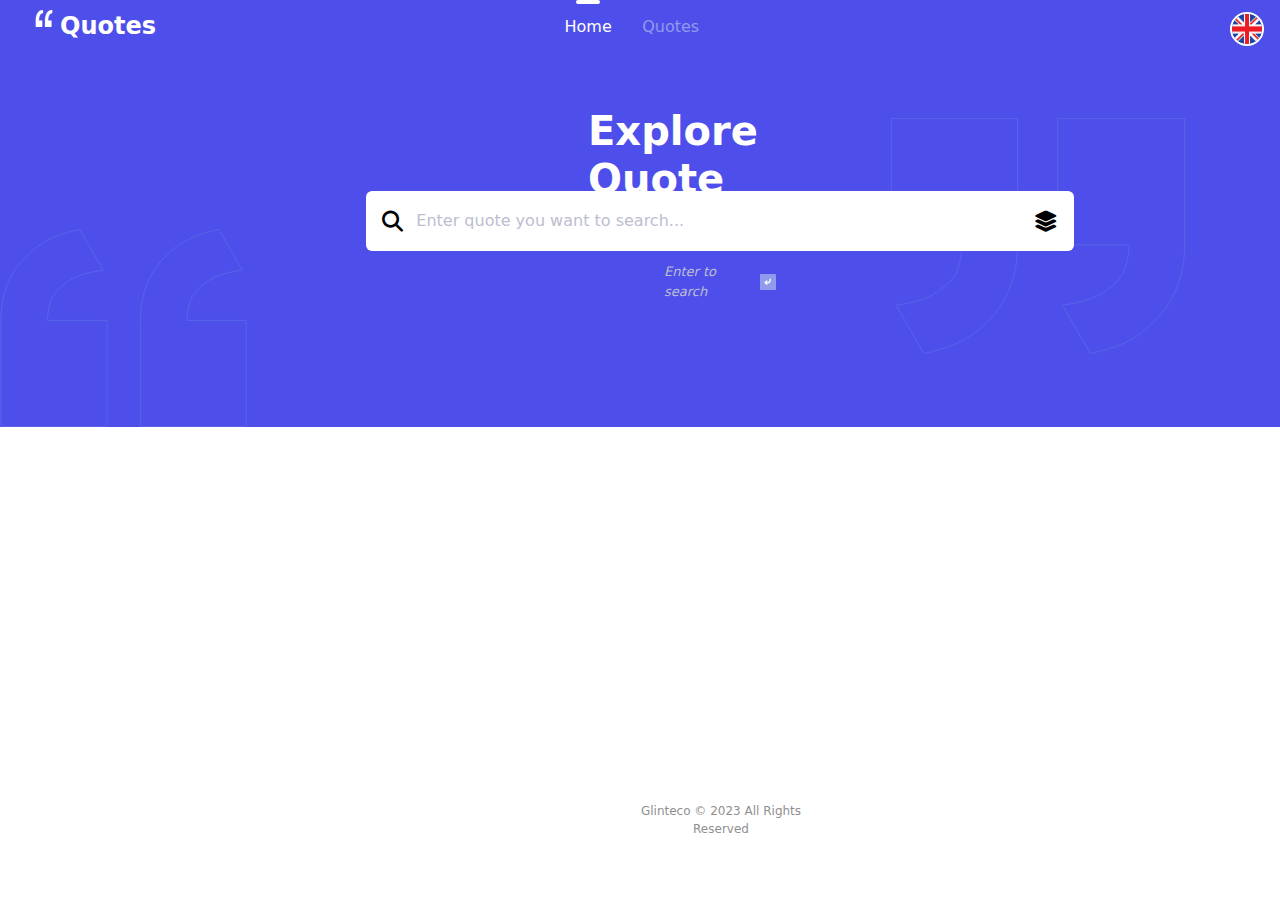
<file: Bai 4/index_home.html>
<!DOCTYPE html>
<html lang="en">

<head>
    <meta charset="UTF-8">
    <meta name="viewport" content="width=device-width, initial-scale=1.0">
    <title>Document</title>
    <link rel="stylesheet" href="https://cdnjs.cloudflare.com/ajax/libs/font-awesome/6.7.2/css/all.min.css"
        integrity="sha512-Evv84Mr4kqVGRNSgIGL/F/aIDqQb7xQ2vcrdIwxfjThSH8CSR7PBEakCr51Ck+w+/U6swU2Im1vVX0SVk9ABhg=="
        crossorigin="anonymous" referrerpolicy="no-referrer" />

    <link rel="stylesheet" href="../bootstrap.min.css">
    <script src="../bootstrap.bundle.min.js"></script>
    <link rel="stylesheet" href="style/style_home.css">
</head>

<body>
    <div class="container-fluid body-up position-relative">
        <div class="header d-flex justify-content-between align-items-start">
            <div class="logo">
                <img src="image/left-quote-svgrepo-com-1.svg" alt="">
                <p class="text-white mb-0">Quotes</p>
            </div>

            <nav class="navbar">
                <ul class="d-flex">
                    <li class="nav-item">
                        <button class="bg-white rounded-pill active"></button>
                        <a href="http://127.0.0.1:5500/Bai%204/index_home.html"
                            class="active text-decoration-none text-white home">Home</a>
                    </li>
                    <li class="nav-item">
                        <button class="btn-quote rounded-pill"></button>
                        <a href="http://127.0.0.1:5500/Bai%204/index_quotes_example.html"
                            class="text-decoration-none quote">Quotes</a>
                    </li>
                </ul>
            </nav>

            <div class="language-select">
                <img src="image/uk-flag-1444045.jpg" alt="" class="rounded-circle position-relative dropdown-toggle"
                    data-bs-toggle="dropdown" role="button">

                <ul class="dropdown-menu dropdown-menu-end">
                    <li>
                        <button class="btn d-flex w-100 align-items-center first-language">
                            <img src="image/uk-flag-1444045.jpg" alt="" class="rounded-circle d-flex p-8">
                            <span>English</span>
                        </button>
                    </li>
                    <li>
                        <button class="btn d-flex w-100">
                            <img src="image/Co-Vietnam.png" alt="" class="rounded-circle">
                            <span>Vietnam</span>
                        </button>
                    </li>
                    <li>
                        <button class="btn d-flex w-100">
                            <img src="image/nhatban.jpg" alt="" class="rounded-circle">
                            <span>Japan</span>
                        </button>
                    </li>
                </ul>

            </div>

            <button class="menu-bar" data-bs-toggle="offcanvas" data-bs-target="#menu-bar">
                <img src="image/Menu.svg" alt="">
            </button>
            <div class="offcanvas" id="menu-bar">
                <button class="btn-close" data-bs-dismiss="offcanvas">
                    <img src="image/e-remove 1.svg" alt="">
                </button>

                <div class="offcanvas-nav">
                    <a href="http://127.0.0.1:5500/Bai%204/index_home.html" class="home">Home</a>
                    <a href="http://127.0.0.1:5500/Bai%204/index_quotes_example.html" class="quote">Quotes</a>
                </div>

                <button class="dropdown-toggle text-white" data-bs-toggle="dropdown">Language</button>
                <ul class="dropdown-menu dropdown-menu-end">
                    <li>
                        <button class="btn d-flex w-100 align-items-center first-language">
                            <img src="image/uk-flag-1444045.jpg" alt="" class="rounded-circle d-flex p-8">
                            <span>English</span>
                        </button>
                    </li>
                    <li>
                        <button class="btn d-flex w-100">
                            <img src="image/Co-Vietnam.png" alt="" class="rounded-circle">
                            <span>Vietnam</span>
                        </button>
                    </li>
                    <li>
                        <button class="btn d-flex w-100">
                            <img src="image/nhatban.jpg" alt="" class="rounded-circle">
                            <span>Japan</span>
                        </button>
                    </li>
                </ul>
            </div>
        </div>
        <h1 class="text-white position-relative">Explore Quote</h1>
        <div class="search position-relative bg-white d-flex justify-content-between align-items-center">
            <i class="fa-solid fa-magnifying-glass" style="color: #000000;"></i>
            <input type="text" placeholder="Enter quote you want to search...">
            <i class="fa-solid fa-layer-group" style="color: #000000;" role="button" data-bs-toggle="offcanvas"
                data-bs-target="#demo"></i>
            <div class="offcanvas" data-bs-scroll="true" tabindex="-1" id="demo">
                <div class="offcanvas-header">
                    <h2 class="offcanvas-title">Choose topic</h2>
                    <button type="button" class="btn-close btn-close-white bg-info rounded-circle button-close"
                        data-bs-dismiss="offcanvas"></button>
                </div>
                <div class="offcanvas-body">
                    <div class="row">
                        <div class="three-col text-center border-2 ">
                            <button>Life</button>
                        </div>
                        <div class="three-col text-center border-2 " role="button">
                            <button>History</button>
                        </div>
                        <div class="three-col text-center border-2 ">
                            <button>Funny</button>
                        </div>
                        <div class="three-col text-center border-2 ">
                            <button>Literature</button>
                        </div>
                    </div>
                    <div class="row">
                        <div class="three-col text-center border-2 ">
                            <button>Love</button>
                        </div>
                        <div class="three-col text-center border-2 ">
                            <button>Family</button>
                        </div>
                        <div class="three-col text-center border-2 ">
                            <button>Sad</button>
                        </div>
                        <div class="three-col text-center border-2 ">
                            <button>Smile</button>
                        </div>
                    </div>
                    <div class="row">
                        <div class="three-col text-center border-2 ">
                            <button>Father</button>
                        </div>
                        <div class="three-col text-center border-2 ">
                            <button>Mother</button>
                        </div>
                        <div class="three-col text-center border-2 ">
                            <button>Study</button>
                        </div>
                        <div class="three-col text-center border-2 ">
                            <button>Hot</button>
                        </div>
                    </div>
                    <div class="row">
                        <div class="three-col text-center border-2 ">
                            <button>Cool</button>
                        </div>
                        <div class="three-col text-center border-2 ">
                            <button>Summer</button>
                        </div>
                        <div class="three-col text-center border-2 ">
                            <button>Success</button>
                        </div>
                        <div class="three-col text-center border-2 ">
                            <button>Winter</button>
                        </div>
                    </div>
                    <div class="row">
                        <div class="three-col text-center border-2 ">
                            <button>Woman</button>
                        </div>
                        <div class="three-col text-center border-2 ">
                            <button>Men</button>
                        </div>
                        <div class="three-col text-center border-2 ">
                            <button>Phone</button>
                        </div>
                        <div class="three-col text-center border-2 ">
                            <button>Smart</button>
                        </div>
                    </div>
                </div>
            </div>
        </div>
        <div class="search-down d-flex position-relative align-items-center">
            <p class="d-flex align-items-center">Enter to search</p>
            <img src="image/left-3-svgrepo-com.svg" alt="" width="16.5px" height="16px">
        </div>
        <img src="image/“.svg" alt="" class="logo-1 position-relative">
        <img src="image/“-1.svg" alt="" class="logo-2 position-relative">

    </div>

    <div class="confirm position-relative">
        <p>Glinteco © 2023 All Rights Reserved</p>
    </div>
</body>

</html>
</file>
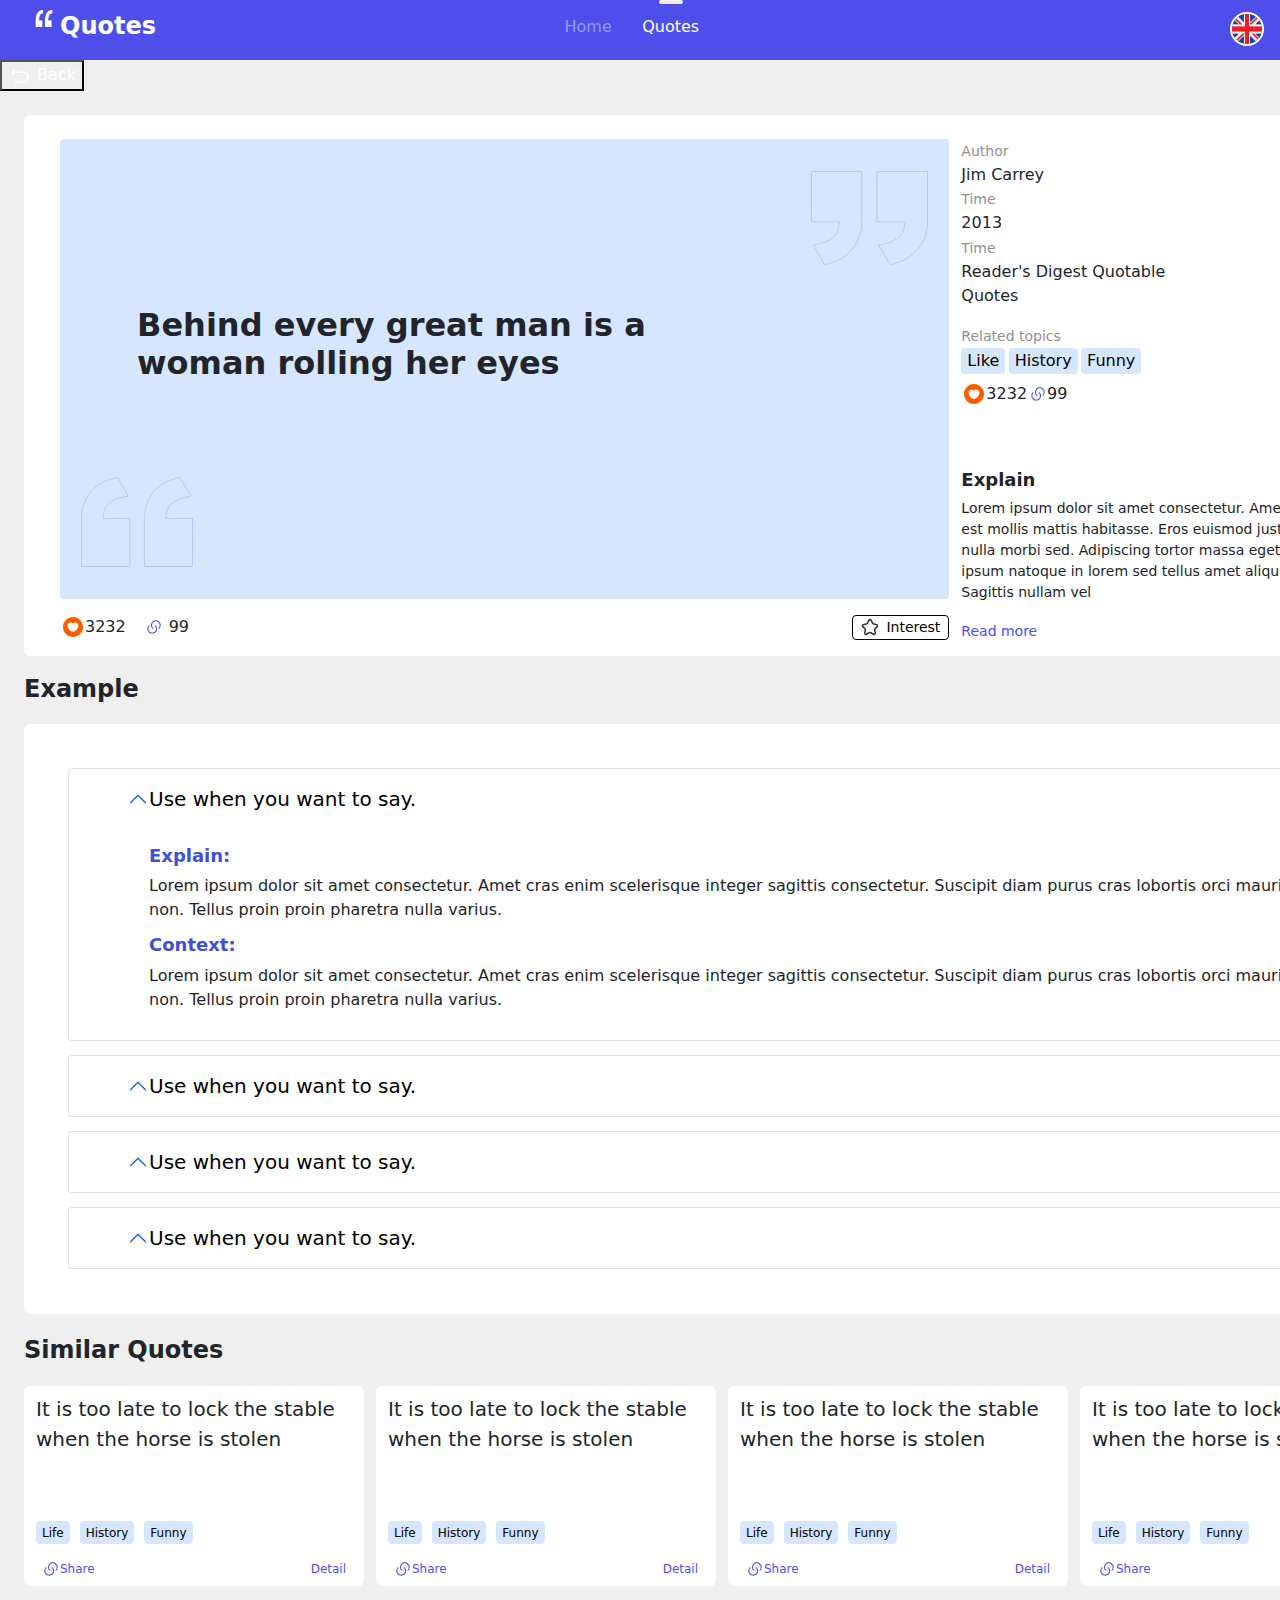
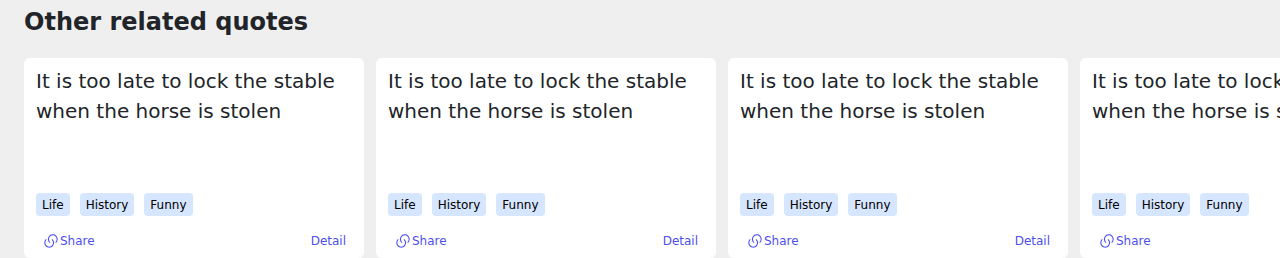
<file: Bai 4/index_quotes_example.html>
<!DOCTYPE html>
<html lang="en">

<head>
  <meta charset="UTF-8">
  <meta name="viewport" content="width=device-width, initial-scale=1.0">
  <title>Document</title>
  <link rel="stylesheet" href="https://cdnjs.cloudflare.com/ajax/libs/font-awesome/6.7.2/css/all.min.css"
    integrity="sha512-Evv84Mr4kqVGRNSgIGL/F/aIDqQb7xQ2vcrdIwxfjThSH8CSR7PBEakCr51Ck+w+/U6swU2Im1vVX0SVk9ABhg=="
    crossorigin="anonymous" referrerpolicy="no-referrer" />

  <link rel="stylesheet" href="../bootstrap.min.css">
  <script src="../bootstrap.bundle.min.js"></script>
  <link rel="stylesheet" href="style/style_quotes_example.css">
</head>

<body>
  <div class="container-fluid body-up position-relative">
    <div class="header d-flex justify-content-between align-items-start">
      <div class="logo">
        <img src="image/left-quote-svgrepo-com-1.svg" alt="">
        <p class="text-white mb-0">Quotes</p>
      </div>

      <nav class="navbar">
        <ul class="d-flex">
          <li class="nav-item">
            <button class="rounded-pill btn-home"></button>
            <a href="http://127.0.0.1:5500/Bai%204/index_home.html" class="active text-decoration-none home">Home</a>
          </li>
          <li class="nav-item">
            <button class="btn-quote rounded-pill"></button>
            <a href="http://127.0.0.1:5500/Bai%204/index_quotes_example.html"
              class="text-decoration-none quote text-white">Quotes</a>
          </li>
        </ul>
      </nav>

      <div class="language-select">
        <img src="image/uk-flag-1444045.jpg" alt="" class="rounded-circle position-relative dropdown-toggle"
          data-bs-toggle="dropdown" role="button">

        <ul class="dropdown-menu dropdown-menu-end">
          <li>
            <button class="btn d-flex w-100 align-items-center first-language">
              <img src="image/uk-flag-1444045.jpg" alt="" class="rounded-circle d-flex p-8">
              <span>English</span>
            </button>
          </li>
          <li>
            <button class="btn d-flex w-100">
              <img src="image/Co-Vietnam.png" alt="" class="rounded-circle">
              <span>Vietnam</span>
            </button>
          </li>
          <li>
            <button class="btn d-flex w-100">
              <img src="image/nhatban.jpg" alt="" class="rounded-circle">
              <span>Japan</span>
            </button>
          </li>
        </ul>

      </div>
    </div>


  </div>

  <div class="body-down d-flex flex-column">
    <a class="back" href="http://127.0.0.1:5500/Bai%204/index_chooseTopic.html">
      <button class="btn-back">
        <img src="image/undo.svg" alt="">
        <span class="text-white">Back</span>
      </button>
    </a>

    <div class="quote-content bg-white d-flex position-relative container-fluid">
      <div class="quote-left ">
        <div class="quote-title position-relative">
          <h2>Behind every great man is a woman rolling her eyes</h2>
          <img src="image/''-down.svg" alt="" class="img-down position-absolute">
          <img src="image/''-up.svg" alt="" class="img-up position-absolute">
        </div>

        <div class="quote-react d-flex align-items-center justify-content-between">
          <div class="react-container d-flex">
            <button class="like btn px-0 py-0 d-flex align-items-center justify-content-between">
              <img src="image/heart-circle.svg" alt="">
              <span>3232</span>
            </button>

            <button class="share btn px-0 d-flex align-items-center justify-content-between">
              <img src="image/down.svg" alt="">
              <span>99</span>
            </button>
          </div>


          <a href="http://127.0.0.1:5500/Bai%204/index_quotes_tag.html" class="text-decoration-none">
            <button class="interset d-flex align-items-center justify-content-between">
              <img src="image/star-1.svg" alt="">
              <span>Interest</span>
            </button>
          </a>
        </div>
      </div>

      <div class="quote-right">
        <div class="quote-desc d-flex justify-content-between flex-column">
          <div class="quote-format">
            <label for="">Author</label>
            <p class="my-0">Jim Carrey</p>
          </div>
          <div class="quote-format">
            <label for="">Time</label>
            <p class="my-0">2013</p>
          </div>
          <div class="quote-format">
            <label for="">Time</label>
            <p class="pm-0">Reader's Digest Quotable Quotes</p>
          </div>
          <div class="quote-format">
            <label for="">Related topics</label>
            <div class="tag-container d-flex justify-content-between">
              <button>Like</button>
              <button>History</button>
              <button>Funny</button>
            </div>
          </div>
        </div>

        <div class="quote-react d-flex align-items-center justify-content-between">
          <div class="react-container d-flex">
            <button class="like btn px-0 py-0 d-flex align-items-center justify-content-between">
              <img src="image/heart-circle.svg" alt="">
              <span>3232</span>
            </button>

            <button class="share btn px-0 d-flex align-items-center justify-content-between">
              <img src="image/down.svg" alt="">
              <span>99</span>
            </button>
          </div>


          <a href="http://127.0.0.1:5500/Bai%204/index_quotes_tag.html" class="text-decoration-none">
            <button class="interset d-flex align-items-center justify-content-between">
              <img src="image/star-1.svg" alt="">
              <span>Interest</span>
            </button>
          </a>
        </div>

        <div class="quote-explain">
          <h3>Explain</h3>
          <p>Lorem ipsum dolor sit amet consectetur. Amet volutpat est mollis mattis habitasse. Eros euismod
            justo nulla diam nulla morbi sed. Adipiscing tortor massa eget in. Faucibus ipsum natoque in
            lorem sed tellus amet aliquet nullam. Sagittis nullam vel
          </p>
          <button>Read more</button>
        </div>
      </div>
    </div>

    <div class="example d-flex flex-column">
      <div class="example-title d-flex justify-content-between align-items-center">
        <h2 class="my-0">Example</h2>
        <button class="choice position-relative dropdown" data-bs-toggle="dropdown" role="button">
          <img src="image/setting-4.svg" alt="">
        </button>
        <ul class="dropdown-menu">
          <li type="button">Life</li>
          <li type="button">History</li>
          <li type="button">Funny</li>
        </ul>
      </div>

      <div class="example-content bg-white w-100 h-100">
        <div class="accordion" id="accordionExample">
          <div class="accordion-item">
            <h2 class="accordion-header" id="headingOne">
              <button class="accordion-button" type="button" data-bs-toggle="collapse" data-bs-target="#collapseOne"
                aria-expanded="true" aria-controls="collapseOne">
                Use when you want to say.
              </button>
            </h2>
            <div id="collapseOne" class="accordion-collapse collapse show" aria-labelledby="headingOne"
              data-bs-parent="#accordionExample">
              <div class="accordion-body">
                <div class="acc-content">
                  <h2>Explain:</h2>
                  <p>Lorem ipsum dolor sit amet consectetur. Amet cras enim scelerisque integer sagittis consectetur.
                    Suscipit diam purus cras lobortis orci mauris non. Tellus proin proin pharetra nulla varius.</p>
                </div>
                <div class="acc-content">
                  <h2>Context:</h2>
                  <p>Lorem ipsum dolor sit amet consectetur. Amet cras enim scelerisque integer sagittis consectetur.
                    Suscipit diam purus cras lobortis orci mauris non. Tellus proin proin pharetra nulla varius.</p>
                </div>
              </div>
            </div>
          </div>

          <div class="accordion-item">
            <h2 class="accordion-header" id="headingTwo">
              <button class="accordion-button" type="button" data-bs-toggle="collapse" data-bs-target="#collapseTwo"
                aria-expanded="true" aria-controls="collapseTwo">
                Use when you want to say.
              </button>
            </h2>
            <div id="collapseTwo" class="accordion-collapse collapse" aria-labelledby="headingTwo"
              data-bs-parent="#accordionExample">
              <div class="accordion-body">
                <div class="acc-content">
                  <h2>Explain:</h2>
                  <p>Lorem ipsum dolor sit amet consectetur. Amet cras enim scelerisque integer sagittis consectetur.
                    Suscipit diam purus cras lobortis orci mauris non. Tellus proin proin pharetra nulla varius.</p>
                </div>
                <div class="acc-content">
                  <h2>Context:</h2>
                  <p>Lorem ipsum dolor sit amet consectetur. Amet cras enim scelerisque integer sagittis consectetur.
                    Suscipit diam purus cras lobortis orci mauris non. Tellus proin proin pharetra nulla varius.</p>
                </div>
              </div>
            </div>
          </div>

          <div class="accordion-item">
            <h2 class="accordion-header" id="headingThree">
              <button class="accordion-button" type="button" data-bs-toggle="collapse" data-bs-target="#collapseThree"
                aria-expanded="true" aria-controls="collapseThree">
                Use when you want to say.
              </button>
            </h2>
            <div id="collapseThree" class="accordion-collapse collapse" aria-labelledby="headingThree"
              data-bs-parent="#accordionExample">
              <div class="accordion-body">
                <div class="acc-content">
                  <h2>Explain:</h2>
                  <p>Lorem ipsum dolor sit amet consectetur. Amet cras enim scelerisque integer sagittis consectetur.
                    Suscipit diam purus cras lobortis orci mauris non. Tellus proin proin pharetra nulla varius.</p>
                </div>
                <div class="acc-content">
                  <h2>Context:</h2>
                  <p>Lorem ipsum dolor sit amet consectetur. Amet cras enim scelerisque integer sagittis consectetur.
                    Suscipit diam purus cras lobortis orci mauris non. Tellus proin proin pharetra nulla varius.</p>
                </div>
              </div>
            </div>
          </div>

          <div class="accordion-item">
            <h2 class="accordion-header" id="headingFour">
              <button class="accordion-button" type="button" data-bs-toggle="collapse" data-bs-target="#collapseFour"
                aria-expanded="true" aria-controls="collapseFour">
                Use when you want to say.
              </button>
            </h2>
            <div id="collapseFour" class="accordion-collapse collapse" aria-labelledby="headingFour"
              data-bs-parent="#accordionExample">
              <div class="accordion-body">
                <div class="acc-content">
                  <h2>Explain:</h2>
                  <p>Lorem ipsum dolor sit amet consectetur. Amet cras enim scelerisque integer sagittis consectetur.
                    Suscipit diam purus cras lobortis orci mauris non. Tellus proin proin pharetra nulla varius.</p>
                </div>
                <div class="acc-content">
                  <h2>Context:</h2>
                  <p>Lorem ipsum dolor sit amet consectetur. Amet cras enim scelerisque integer sagittis consectetur.
                    Suscipit diam purus cras lobortis orci mauris non. Tellus proin proin pharetra nulla varius.</p>
                </div>
              </div>
            </div>
          </div>
        </div>
      </div>
    </div>

    <div class="similar-quote d-flex flex-column">
      <div class="similar-title d-flex justify-content-between align-items-center">
        <h2 class="my-0">Similar Quotes</h2>
        <a href="http://127.0.0.1:5500/Bai%204/index_quotes_tag.html" class="text-decoration-none">
          <button class="btn d-flex align-items-center justify-content-between">
            <span>View more</span>
            <img src="image/arrow-circle-right.svg" alt="">
          </button>
        </a>
      </div>

      <div class="similar-content w-100">
        <div class="row w-100 d-flex justify-content-between ms-0">
          <div class="col-3 front-card d-flex justify-content-around flex-column">
            <div class="card-content">
              <p>It is too late to lock the stable when the horse is stolen</p>
            </div>

            <div class="card-tag d-flex justify-content-start">
              <button class="h-100 d-flex align-items-center">Life</button>
              <button class="h-100 d-flex align-items-center">History</button>
              <button class="h-100 d-flex align-items-center">Funny</button>
            </div>

            <div class="card-bottom d-flex justify-content-between">
              <button class="card-share h-100 d-flex align-items-center dropdown" data-bs-toggle="dropdown">
                <img src="image/down.svg" alt="">
                <span>Share</span>
              </button>
              <ul class="dropdown-menu dropdown-menu-start">
                <li class="d-flex justify-content-between align-items-center">
                  <button class="w-100 py-0 d-flex align-items-center">
                    <img class="me-2" src="image/copy-success.svg" alt="">
                    <span class="text-dark">Copy link</span>
                  </button>
                </li>
                <li class="d-flex justify-content-between align-items-center">
                  <button class="w-100 py-0 d-flex align-items-center">
                    <img class="me-2" src="image/sms.svg" alt="">
                    <span class="text-dark">Email</span>
                  </button>
                </li>
                <li class="d-flex justify-content-between align-items-center">
                  <button class="w-100 py-0 d-flex align-items-center">
                    <img class="me-2" src="image/logo-fb-simple 1.svg" alt="">
                    <span class="text-dark">Facebook</span>
                  </button>
                </li>
                <li class="d-flex justify-content-between align-items-center">
                  <button class="w-100 py-0 d-flex align-items-center">
                    <img class="me-2" src="image/logo-twitter 1.svg" alt="">
                    <span class="text-dark">Twitter</span>
                  </button>
                </li>
                <li class="d-flex justify-content-between align-items-center">
                  <button class="w-100 py-0 d-flex align-items-center">
                    <img class="me-2" src="image/linkedin-112 1.svg" alt="">
                    <span class="text-dark">Linkedin</span>
                  </button>
                </li>
              </ul>
              <button class="card-detail h-100 d-flex align-items-center">
                <a href="http://127.0.0.1:5500/Bai%204/index_quotes_tag.html" class="text-decoration-none">Detail</a>
              </button>
            </div>
          </div>

          <div class="col-3 front-card d-flex justify-content-around flex-column">
            <div class="card-content">
              <p>It is too late to lock the stable when the horse is stolen</p>
            </div>

            <div class="card-tag d-flex justify-content-start">
              <button class="h-100 d-flex align-items-center">Life</button>
              <button class="h-100 d-flex align-items-center">History</button>
              <button class="h-100 d-flex align-items-center">Funny</button>
            </div>

            <div class="card-bottom d-flex justify-content-between">
              <button class="card-share h-100 d-flex align-items-center dropdown" data-bs-toggle="dropdown">
                <img src="image/down.svg" alt="">
                <span>Share</span>
              </button>
              <ul class="dropdown-menu dropdown-menu-start">
                <li class="d-flex justify-content-between align-items-center">
                  <button class="w-100 py-0 d-flex align-items-center">
                    <img class="me-2" src="image/copy-success.svg" alt="">
                    <span class="text-dark">Copy link</span>
                  </button>
                </li>
                <li class="d-flex justify-content-between align-items-center">
                  <button class="w-100 py-0 d-flex align-items-center">
                    <img class="me-2" src="image/sms.svg" alt="">
                    <span class="text-dark">Email</span>
                  </button>
                </li>
                <li class="d-flex justify-content-between align-items-center">
                  <button class="w-100 py-0 d-flex align-items-center">
                    <img class="me-2" src="image/logo-fb-simple 1.svg" alt="">
                    <span class="text-dark">Facebook</span>
                  </button>
                </li>
                <li class="d-flex justify-content-between align-items-center">
                  <button class="w-100 py-0 d-flex align-items-center">
                    <img class="me-2" src="image/logo-twitter 1.svg" alt="">
                    <span class="text-dark">Twitter</span>
                  </button>
                </li>
                <li class="d-flex justify-content-between align-items-center">
                  <button class="w-100 py-0 d-flex align-items-center">
                    <img class="me-2" src="image/linkedin-112 1.svg" alt="">
                    <span class="text-dark">Linkedin</span>
                  </button>
                </li>
              </ul>
              <button class="card-detail h-100 d-flex align-items-center">
                <a href="http://127.0.0.1:5500/Bai%204/index_quotes_tag.html" class="text-decoration-none">Detail</a>
              </button>
            </div>
          </div>

          <div class="col-3 front-card d-flex justify-content-around flex-column">
            <div class="card-content">
              <p>It is too late to lock the stable when the horse is stolen</p>
            </div>

            <div class="card-tag d-flex justify-content-start">
              <button class="h-100 d-flex align-items-center">Life</button>
              <button class="h-100 d-flex align-items-center">History</button>
              <button class="h-100 d-flex align-items-center">Funny</button>
            </div>

            <div class="card-bottom d-flex justify-content-between">
              <button class="card-share h-100 d-flex align-items-center dropdown" data-bs-toggle="dropdown">
                <img src="image/down.svg" alt="">
                <span>Share</span>
              </button>
              <ul class="dropdown-menu dropdown-menu-start">
                <li class="d-flex justify-content-between align-items-center">
                  <button class="w-100 py-0 d-flex align-items-center">
                    <img class="me-2" src="image/copy-success.svg" alt="">
                    <span class="text-dark">Copy link</span>
                  </button>
                </li>
                <li class="d-flex justify-content-between align-items-center">
                  <button class="w-100 py-0 d-flex align-items-center">
                    <img class="me-2" src="image/sms.svg" alt="">
                    <span class="text-dark">Email</span>
                  </button>
                </li>
                <li class="d-flex justify-content-between align-items-center">
                  <button class="w-100 py-0 d-flex align-items-center">
                    <img class="me-2" src="image/logo-fb-simple 1.svg" alt="">
                    <span class="text-dark">Facebook</span>
                  </button>
                </li>
                <li class="d-flex justify-content-between align-items-center">
                  <button class="w-100 py-0 d-flex align-items-center">
                    <img class="me-2" src="image/logo-twitter 1.svg" alt="">
                    <span class="text-dark">Twitter</span>
                  </button>
                </li>
                <li class="d-flex justify-content-between align-items-center">
                  <button class="w-100 py-0 d-flex align-items-center">
                    <img class="me-2" src="image/linkedin-112 1.svg" alt="">
                    <span class="text-dark">Linkedin</span>
                  </button>
                </li>
              </ul>
              <button class="card-detail h-100 d-flex align-items-center">
                <a href="http://127.0.0.1:5500/Bai%204/index_quotes_tag.html" class="text-decoration-none">Detail</a>
              </button>
            </div>
          </div>

          <div class="col-3 front-card d-flex justify-content-around flex-column">
            <div class="card-content">
              <p>It is too late to lock the stable when the horse is stolen</p>
            </div>

            <div class="card-tag d-flex justify-content-start">
              <button class="h-100 d-flex align-items-center">Life</button>
              <button class="h-100 d-flex align-items-center">History</button>
              <button class="h-100 d-flex align-items-center">Funny</button>
            </div>

            <div class="card-bottom d-flex justify-content-between">
              <button class="card-share h-100 d-flex align-items-center dropdown" data-bs-toggle="dropdown">
                <img src="image/down.svg" alt="">
                <span>Share</span>
              </button>
              <ul class="dropdown-menu dropdown-menu-start">
                <li class="d-flex justify-content-between align-items-center">
                  <button class="w-100 py-0 d-flex align-items-center">
                    <img class="me-2" src="image/copy-success.svg" alt="">
                    <span class="text-dark">Copy link</span>
                  </button>
                </li>
                <li class="d-flex justify-content-between align-items-center">
                  <button class="w-100 py-0 d-flex align-items-center">
                    <img class="me-2" src="image/sms.svg" alt="">
                    <span class="text-dark">Email</span>
                  </button>
                </li>
                <li class="d-flex justify-content-between align-items-center">
                  <button class="w-100 py-0 d-flex align-items-center">
                    <img class="me-2" src="image/logo-fb-simple 1.svg" alt="">
                    <span class="text-dark">Facebook</span>
                  </button>
                </li>
                <li class="d-flex justify-content-between align-items-center">
                  <button class="w-100 py-0 d-flex align-items-center">
                    <img class="me-2" src="image/logo-twitter 1.svg" alt="">
                    <span class="text-dark">Twitter</span>
                  </button>
                </li>
                <li class="d-flex justify-content-between align-items-center">
                  <button class="w-100 py-0 d-flex align-items-center">
                    <img class="me-2" src="image/linkedin-112 1.svg" alt="">
                    <span class="text-dark">Linkedin</span>
                  </button>
                </li>
              </ul>
              <button class="card-detail h-100 d-flex align-items-center">
                <a href="http://127.0.0.1:5500/Bai%204/index_quotes_tag.html" class="text-decoration-none">Detail</a>
              </button>
            </div>
          </div>
        </div>
      </div>
    </div>

    <div class="other-ralated similar-quote d-flex flex-column">
      <div class="other-title similar-title d-flex justify-content-between align-items-center">
        <h2 class="my-0">Other related quotes</h2>
        <a href="http://127.0.0.1:5500/Bai%204/index_quotes_tag.html" class="text-decoration-none">
          <button class="btn d-flex align-items-center justify-content-between">
            <span>View more</span>
            <img src="image/arrow-circle-right.svg" alt="">
          </button>
        </a>
      </div>
      <div class="other-content similar-content w-100">
        <div class="row w-100 d-flex justify-content-between ms-0">
          <div class="col-3 front-card d-flex justify-content-around flex-column">
            <div class="card-content">
              <p>It is too late to lock the stable when the horse is stolen</p>
            </div>

            <div class="card-tag d-flex justify-content-start">
              <button class="h-100 d-flex align-items-center">Life</button>
              <button class="h-100 d-flex align-items-center">History</button>
              <button class="h-100 d-flex align-items-center">Funny</button>
            </div>

            <div class="card-bottom d-flex justify-content-between">
              <button class="card-share h-100 d-flex align-items-center dropdown" data-bs-toggle="dropdown">
                <img src="image/down.svg" alt="">
                <span>Share</span>
              </button>
              <ul class="dropdown-menu dropdown-menu-start">
                <li class="d-flex justify-content-between align-items-center">
                  <button class="w-100 py-0 d-flex align-items-center">
                    <img class="me-2" src="image/copy-success.svg" alt="">
                    <span class="text-dark">Copy link</span>
                  </button>
                </li>
                <li class="d-flex justify-content-between align-items-center">
                  <button class="w-100 py-0 d-flex align-items-center">
                    <img class="me-2" src="image/sms.svg" alt="">
                    <span class="text-dark">Email</span>
                  </button>
                </li>
                <li class="d-flex justify-content-between align-items-center">
                  <button class="w-100 py-0 d-flex align-items-center">
                    <img class="me-2" src="image/logo-fb-simple 1.svg" alt="">
                    <span class="text-dark">Facebook</span>
                  </button>
                </li>
                <li class="d-flex justify-content-between align-items-center">
                  <button class="w-100 py-0 d-flex align-items-center">
                    <img class="me-2" src="image/logo-twitter 1.svg" alt="">
                    <span class="text-dark">Twitter</span>
                  </button>
                </li>
                <li class="d-flex justify-content-between align-items-center">
                  <button class="w-100 py-0 d-flex align-items-center">
                    <img class="me-2" src="image/linkedin-112 1.svg" alt="">
                    <span class="text-dark">Linkedin</span>
                  </button>
                </li>
              </ul>
              <button class="card-detail h-100 d-flex align-items-center">
                <a href="http://127.0.0.1:5500/Bai%204/index_quotes_tag.html" class="text-decoration-none">Detail</a>
              </button>
            </div>
          </div>

          <div class="col-3 front-card d-flex justify-content-around flex-column">
            <div class="card-content">
              <p>It is too late to lock the stable when the horse is stolen</p>
            </div>

            <div class="card-tag d-flex justify-content-start">
              <button class="h-100 d-flex align-items-center">Life</button>
              <button class="h-100 d-flex align-items-center">History</button>
              <button class="h-100 d-flex align-items-center">Funny</button>
            </div>

            <div class="card-bottom d-flex justify-content-between">
              <button class="card-share h-100 d-flex align-items-center dropdown" data-bs-toggle="dropdown">
                <img src="image/down.svg" alt="">
                <span>Share</span>
              </button>
              <ul class="dropdown-menu dropdown-menu-start">
                <li class="d-flex justify-content-between align-items-center">
                  <button class="w-100 py-0 d-flex align-items-center">
                    <img class="me-2" src="image/copy-success.svg" alt="">
                    <span class="text-dark">Copy link</span>
                  </button>
                </li>
                <li class="d-flex justify-content-between align-items-center">
                  <button class="w-100 py-0 d-flex align-items-center">
                    <img class="me-2" src="image/sms.svg" alt="">
                    <span class="text-dark">Email</span>
                  </button>
                </li>
                <li class="d-flex justify-content-between align-items-center">
                  <button class="w-100 py-0 d-flex align-items-center">
                    <img class="me-2" src="image/logo-fb-simple 1.svg" alt="">
                    <span class="text-dark">Facebook</span>
                  </button>
                </li>
                <li class="d-flex justify-content-between align-items-center">
                  <button class="w-100 py-0 d-flex align-items-center">
                    <img class="me-2" src="image/logo-twitter 1.svg" alt="">
                    <span class="text-dark">Twitter</span>
                  </button>
                </li>
                <li class="d-flex justify-content-between align-items-center">
                  <button class="w-100 py-0 d-flex align-items-center">
                    <img class="me-2" src="image/linkedin-112 1.svg" alt="">
                    <span class="text-dark">Linkedin</span>
                  </button>
                </li>
              </ul>
              <button class="card-detail h-100 d-flex align-items-center">
                <a href="http://127.0.0.1:5500/Bai%204/index_quotes_tag.html" class="text-decoration-none">Detail</a>
              </button>
            </div>
          </div>

          <div class="col-3 front-card d-flex justify-content-around flex-column">
            <div class="card-content">
              <p>It is too late to lock the stable when the horse is stolen</p>
            </div>

            <div class="card-tag d-flex justify-content-start">
              <button class="h-100 d-flex align-items-center">Life</button>
              <button class="h-100 d-flex align-items-center">History</button>
              <button class="h-100 d-flex align-items-center">Funny</button>
            </div>

            <div class="card-bottom d-flex justify-content-between">
              <button class="card-share h-100 d-flex align-items-center dropdown" data-bs-toggle="dropdown">
                <img src="image/down.svg" alt="">
                <span>Share</span>
              </button>
              <ul class="dropdown-menu dropdown-menu-start">
                <li class="d-flex justify-content-between align-items-center">
                  <button class="w-100 py-0 d-flex align-items-center">
                    <img class="me-2" src="image/copy-success.svg" alt="">
                    <span class="text-dark">Copy link</span>
                  </button>
                </li>
                <li class="d-flex justify-content-between align-items-center">
                  <button class="w-100 py-0 d-flex align-items-center">
                    <img class="me-2" src="image/sms.svg" alt="">
                    <span class="text-dark">Email</span>
                  </button>
                </li>
                <li class="d-flex justify-content-between align-items-center">
                  <button class="w-100 py-0 d-flex align-items-center">
                    <img class="me-2" src="image/logo-fb-simple 1.svg" alt="">
                    <span class="text-dark">Facebook</span>
                  </button>
                </li>
                <li class="d-flex justify-content-between align-items-center">
                  <button class="w-100 py-0 d-flex align-items-center">
                    <img class="me-2" src="image/logo-twitter 1.svg" alt="">
                    <span class="text-dark">Twitter</span>
                  </button>
                </li>
                <li class="d-flex justify-content-between align-items-center">
                  <button class="w-100 py-0 d-flex align-items-center">
                    <img class="me-2" src="image/linkedin-112 1.svg" alt="">
                    <span class="text-dark">Linkedin</span>
                  </button>
                </li>
              </ul>
              <button class="card-detail h-100 d-flex align-items-center">
                <a href="http://127.0.0.1:5500/Bai%204/index_quotes_tag.html" class="text-decoration-none">Detail</a>
              </button>
            </div>
          </div>

          <div class="col-3 front-card d-flex justify-content-around flex-column">
            <div class="card-content">
              <p>It is too late to lock the stable when the horse is stolen</p>
            </div>

            <div class="card-tag d-flex justify-content-start">
              <button class="h-100 d-flex align-items-center">Life</button>
              <button class="h-100 d-flex align-items-center">History</button>
              <button class="h-100 d-flex align-items-center">Funny</button>
            </div>

            <div class="card-bottom d-flex justify-content-between">
              <button class="card-share h-100 d-flex align-items-center dropdown" data-bs-toggle="dropdown">
                <img src="image/down.svg" alt="">
                <span>Share</span>
              </button>
              <ul class="dropdown-menu dropdown-menu-start">
                <li class="d-flex justify-content-between align-items-center">
                  <button class="w-100 py-0 d-flex align-items-center">
                    <img class="me-2" src="image/copy-success.svg" alt="">
                    <span class="text-dark">Copy link</span>
                  </button>
                </li>
                <li class="d-flex justify-content-between align-items-center">
                  <button class="w-100 py-0 d-flex align-items-center">
                    <img class="me-2" src="image/sms.svg" alt="">
                    <span class="text-dark">Email</span>
                  </button>
                </li>
                <li class="d-flex justify-content-between align-items-center">
                  <button class="w-100 py-0 d-flex align-items-center">
                    <img class="me-2" src="image/logo-fb-simple 1.svg" alt="">
                    <span class="text-dark">Facebook</span>
                  </button>
                </li>
                <li class="d-flex justify-content-between align-items-center">
                  <button class="w-100 py-0 d-flex align-items-center">
                    <img class="me-2" src="image/logo-twitter 1.svg" alt="">
                    <span class="text-dark">Twitter</span>
                  </button>
                </li>
                <li class="d-flex justify-content-between align-items-center">
                  <button class="w-100 py-0 d-flex align-items-center">
                    <img class="me-2" src="image/linkedin-112 1.svg" alt="">
                    <span class="text-dark">Linkedin</span>
                  </button>
                </li>
              </ul>
              <button class="card-detail h-100 d-flex align-items-center">
                <a href="http://127.0.0.1:5500/Bai%204/index_quotes_tag.html" class="text-decoration-none">Detail</a>
              </button>
            </div>
          </div>
        </div>
      </div>
    </div>
  </div>


</body>

</html>
</file>
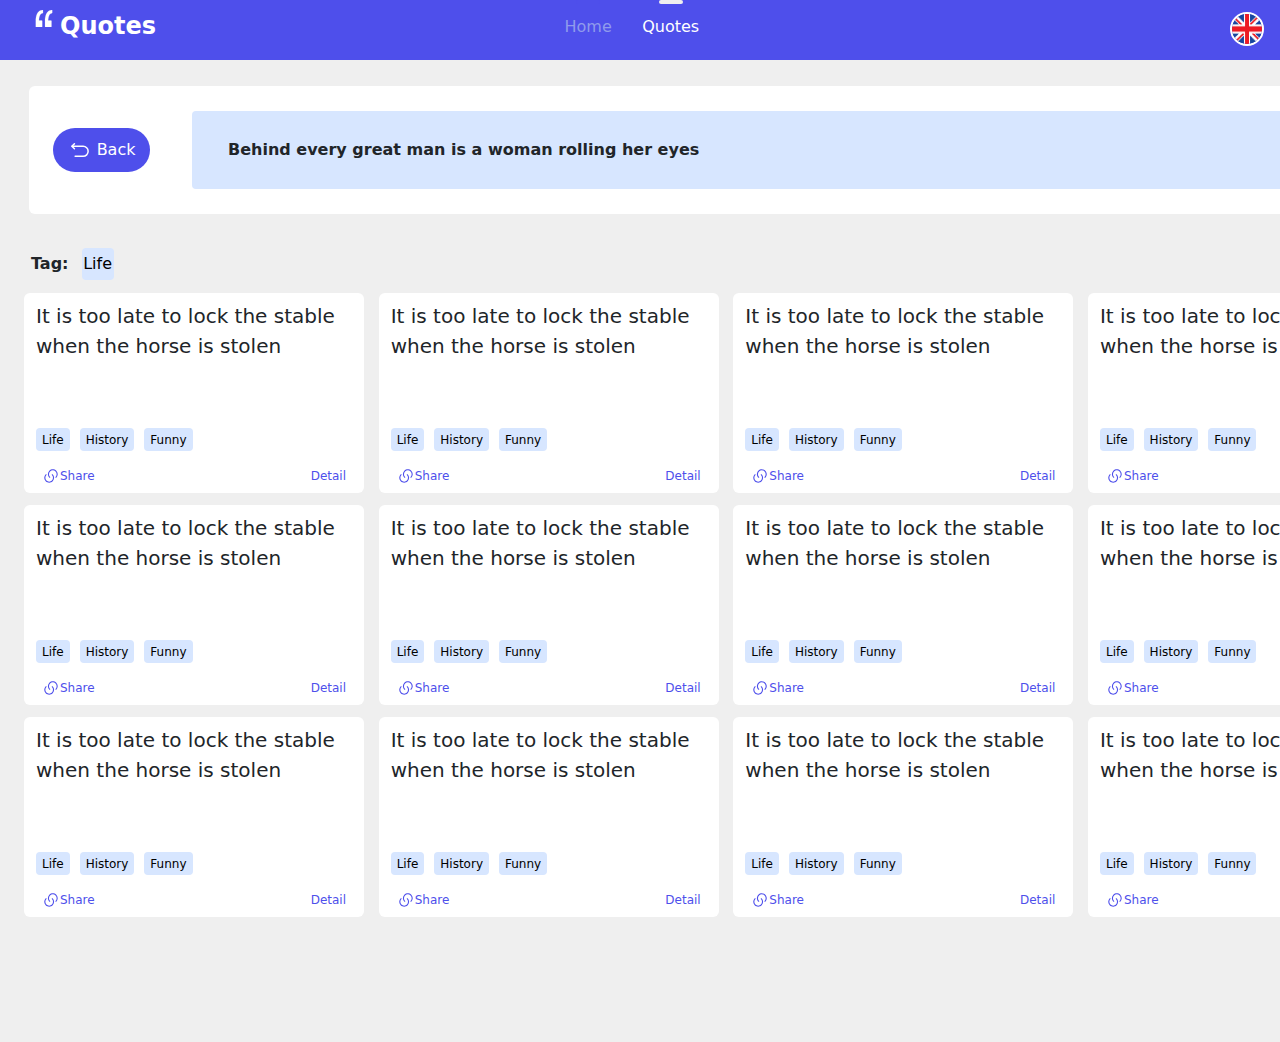
<file: Bai 4/index_quotes_tag.html>
<!DOCTYPE html>
<html lang="en">

<head>
  <meta charset="UTF-8">
  <meta name="viewport" content="width=device-width, initial-scale=1.0">
  <title>Document</title>
  <link rel="stylesheet" href="https://cdnjs.cloudflare.com/ajax/libs/font-awesome/6.7.2/css/all.min.css"
    integrity="sha512-Evv84Mr4kqVGRNSgIGL/F/aIDqQb7xQ2vcrdIwxfjThSH8CSR7PBEakCr51Ck+w+/U6swU2Im1vVX0SVk9ABhg=="
    crossorigin="anonymous" referrerpolicy="no-referrer" />

  <link rel="stylesheet" href="../bootstrap.min.css">
  <script src="../bootstrap.bundle.min.js"></script>
  <link rel="stylesheet" href="style/style_quotes_tag.css">
</head>

<body>
  <div class="container-fluid body-up position-relative">
    <div class="header d-flex justify-content-between align-items-start">
      <div class="logo">
        <img src="image/left-quote-svgrepo-com-1.svg" alt="">
        <p class="text-white mb-0">Quotes</p>
      </div>

      <nav class="navbar">
        <ul class="d-flex">
          <li class="nav-item">
            <button class="rounded-pill btn-home"></button>
            <a href="http://127.0.0.1:5500/Bai%204/index_home.html" class="active text-decoration-none home">Home</a>
          </li>
          <li class="nav-item">
            <button class="btn-quote rounded-pill"></button>
            <a href="http://127.0.0.1:5500/Bai%204/index_quotes_example.html" class="text-decoration-none quote text-white">Quotes</a>
          </li>
        </ul>
      </nav>

      <div class="language-select">
        <img src="image/uk-flag-1444045.jpg" alt="" class="rounded-circle position-relative dropdown-toggle"
          data-bs-toggle="dropdown" role="button">

        <ul class="dropdown-menu dropdown-menu-end">
          <li>
            <button class="btn d-flex w-100 align-items-center first-language">
              <img src="image/uk-flag-1444045.jpg" alt="" class="rounded-circle d-flex p-8">
              <span>English</span>
            </button>
          </li>
          <li>
            <button class="btn d-flex w-100">
              <img src="image/Co-Vietnam.png" alt="" class="rounded-circle">
              <span>Vietnam</span>
            </button>
          </li>
          <li>
            <button class="btn d-flex w-100">
              <img src="image/nhatban.jpg" alt="" class="rounded-circle">
              <span>Japan</span>
            </button>
          </li>
        </ul>

      </div>
    </div>


  </div>

  <div class="body-down">
    <div class="back position-relative bg-white d-flex align-items-center">

      <a href="http://127.0.0.1:5500/Bai%204/index_quotes_example.html">
        <button class="btn-back">
          <img src="image/undo.svg" alt="">
          <span class="text-white">Back</span>
        </button>
      </a>

      <div class="back-title d-flex align-items-center">
        <p class="w-100">Behind every great man is a woman rolling her eyes</p>
      </div>
    </div>

    <div class="result">
      <div class="tag-option d-flex justify-content-between">
        <div class="tag">
          <label for="" class="me-2"><strong>Tag:</strong></label>
          <button class="btn-tag">Life</button>
        </div>
        <button class="choice position-relative dropdown" data-bs-toggle="dropdown" role="button">
          <img src="image/setting-4.svg" alt="">
        </button>
        <ul class="dropdown-menu">
          <li type="button">Life</li>
          <li type="button">History</li>
          <li type="button">Funny</li>
        </ul>
      </div>

      <div class="result-content">
        <div class="row d-flex justify-content-between">
          <div class="col-3 front-card d-flex justify-content-around flex-column">
            <div class="card-content">
              <p>It is too late to lock the stable when the horse is stolen</p>
            </div>

            <div class="card-tag d-flex justify-content-start">
              <button class="h-100 d-flex align-items-center">Life</button>
              <button class="h-100 d-flex align-items-center">History</button>
              <button class="h-100 d-flex align-items-center">Funny</button>
            </div>

            <div class="card-bottom d-flex justify-content-between">
              <button class="card-share h-100 d-flex align-items-center dropdown" data-bs-toggle="dropdown">
                <img src="image/down.svg" alt="">
                <span>Share</span>
              </button>
              <ul class="dropdown-menu dropdown-menu-start">
                <li class="d-flex justify-content-between align-items-center">
                  <button class="w-100 py-0 d-flex align-items-center">
                    <img class="me-2" src="image/copy-success.svg" alt="">
                    <span class="text-dark">Copy link</span>
                  </button>
                </li>
                <li class="d-flex justify-content-between align-items-center">
                  <button class="w-100 py-0 d-flex align-items-center">
                    <img class="me-2" src="image/sms.svg" alt="">
                    <span class="text-dark">Email</span>
                  </button>
                </li>
                <li class="d-flex justify-content-between align-items-center">
                  <button class="w-100 py-0 d-flex align-items-center">
                    <img class="me-2" src="image/logo-fb-simple 1.svg" alt="">
                    <span class="text-dark">Facebook</span>
                  </button>
                </li>
                <li class="d-flex justify-content-between align-items-center">
                  <button class="w-100 py-0 d-flex align-items-center">
                    <img class="me-2" src="image/logo-twitter 1.svg" alt="">
                    <span class="text-dark">Twitter</span>
                  </button>
                </li>
                <li class="d-flex justify-content-between align-items-center">
                  <button class="w-100 py-0 d-flex align-items-center">
                    <img class="me-2" src="image/linkedin-112 1.svg" alt="">
                    <span class="text-dark">Linkedin</span>
                  </button>
                </li>
              </ul>
              <button class="card-detail h-100 d-flex align-items-center">
                <a href="http://127.0.0.1:5500/Bai%204/index_quotes_tag.html" class="text-decoration-none">Detail</a>
              </button>
            </div>
          </div>

          <div class="col-3 front-card d-flex justify-content-around flex-column">
            <div class="card-content">
              <p>It is too late to lock the stable when the horse is stolen</p>
            </div>

            <div class="card-tag d-flex justify-content-start">
              <button class="h-100 d-flex align-items-center">Life</button>
              <button class="h-100 d-flex align-items-center">History</button>
              <button class="h-100 d-flex align-items-center">Funny</button>
            </div>

            <div class="card-bottom d-flex justify-content-between">
              <button class="card-share h-100 d-flex align-items-center dropdown" data-bs-toggle="dropdown">
                <img src="image/down.svg" alt="">
                <span>Share</span>
              </button>
              <ul class="dropdown-menu dropdown-menu-start">
                <li class="d-flex justify-content-between align-items-center">
                  <button class="w-100 py-0 d-flex align-items-center">
                    <img class="me-2" src="image/copy-success.svg" alt="">
                    <span class="text-dark">Copy link</span>
                  </button>
                </li>
                <li class="d-flex justify-content-between align-items-center">
                  <button class="w-100 py-0 d-flex align-items-center">
                    <img class="me-2" src="image/sms.svg" alt="">
                    <span class="text-dark">Email</span>
                  </button>
                </li>
                <li class="d-flex justify-content-between align-items-center">
                  <button class="w-100 py-0 d-flex align-items-center">
                    <img class="me-2" src="image/logo-fb-simple 1.svg" alt="">
                    <span class="text-dark">Facebook</span>
                  </button>
                </li>
                <li class="d-flex justify-content-between align-items-center">
                  <button class="w-100 py-0 d-flex align-items-center">
                    <img class="me-2" src="image/logo-twitter 1.svg" alt="">
                    <span class="text-dark">Twitter</span>
                  </button>
                </li>
                <li class="d-flex justify-content-between align-items-center">
                  <button class="w-100 py-0 d-flex align-items-center">
                    <img class="me-2" src="image/linkedin-112 1.svg" alt="">
                    <span class="text-dark">Linkedin</span>
                  </button>
                </li>
              </ul>
              <button class="card-detail h-100 d-flex align-items-center">
                <a href="http://127.0.0.1:5500/Bai%204/index_quotes_tag.html" class="text-decoration-none">Detail</a>
              </button>
            </div>
          </div>

          <div class="col-3 front-card d-flex justify-content-around flex-column">
            <div class="card-content">
              <p>It is too late to lock the stable when the horse is stolen</p>
            </div>

            <div class="card-tag d-flex justify-content-start">
              <button class="h-100 d-flex align-items-center">Life</button>
              <button class="h-100 d-flex align-items-center">History</button>
              <button class="h-100 d-flex align-items-center">Funny</button>
            </div>

            <div class="card-bottom d-flex justify-content-between">
              <button class="card-share h-100 d-flex align-items-center dropdown" data-bs-toggle="dropdown">
                <img src="image/down.svg" alt="">
                <span>Share</span>
              </button>
              <ul class="dropdown-menu dropdown-menu-start">
                <li class="d-flex justify-content-between align-items-center">
                  <button class="w-100 py-0 d-flex align-items-center">
                    <img class="me-2" src="image/copy-success.svg" alt="">
                    <span class="text-dark">Copy link</span>
                  </button>
                </li>
                <li class="d-flex justify-content-between align-items-center">
                  <button class="w-100 py-0 d-flex align-items-center">
                    <img class="me-2" src="image/sms.svg" alt="">
                    <span class="text-dark">Email</span>
                  </button>
                </li>
                <li class="d-flex justify-content-between align-items-center">
                  <button class="w-100 py-0 d-flex align-items-center">
                    <img class="me-2" src="image/logo-fb-simple 1.svg" alt="">
                    <span class="text-dark">Facebook</span>
                  </button>
                </li>
                <li class="d-flex justify-content-between align-items-center">
                  <button class="w-100 py-0 d-flex align-items-center">
                    <img class="me-2" src="image/logo-twitter 1.svg" alt="">
                    <span class="text-dark">Twitter</span>
                  </button>
                </li>
                <li class="d-flex justify-content-between align-items-center">
                  <button class="w-100 py-0 d-flex align-items-center">
                    <img class="me-2" src="image/linkedin-112 1.svg" alt="">
                    <span class="text-dark">Linkedin</span>
                  </button>
                </li>
              </ul>
              <button class="card-detail h-100 d-flex align-items-center">
                <a href="http://127.0.0.1:5500/Bai%204/index_quotes_tag.html" class="text-decoration-none">Detail</a>
              </button>
            </div>
          </div>

          <div class="col-3 front-card d-flex justify-content-around flex-column">
            <div class="card-content">
              <p>It is too late to lock the stable when the horse is stolen</p>
            </div>

            <div class="card-tag d-flex justify-content-start">
              <button class="h-100 d-flex align-items-center">Life</button>
              <button class="h-100 d-flex align-items-center">History</button>
              <button class="h-100 d-flex align-items-center">Funny</button>
            </div>

            <div class="card-bottom d-flex justify-content-between">
              <button class="card-share h-100 d-flex align-items-center dropdown" data-bs-toggle="dropdown">
                <img src="image/down.svg" alt="">
                <span>Share</span>
              </button>
              <ul class="dropdown-menu dropdown-menu-start">
                <li class="d-flex justify-content-between align-items-center">
                  <button class="w-100 py-0 d-flex align-items-center">
                    <img class="me-2" src="image/copy-success.svg" alt="">
                    <span class="text-dark">Copy link</span>
                  </button>
                </li>
                <li class="d-flex justify-content-between align-items-center">
                  <button class="w-100 py-0 d-flex align-items-center">
                    <img class="me-2" src="image/sms.svg" alt="">
                    <span class="text-dark">Email</span>
                  </button>
                </li>
                <li class="d-flex justify-content-between align-items-center">
                  <button class="w-100 py-0 d-flex align-items-center">
                    <img class="me-2" src="image/logo-fb-simple 1.svg" alt="">
                    <span class="text-dark">Facebook</span>
                  </button>
                </li>
                <li class="d-flex justify-content-between align-items-center">
                  <button class="w-100 py-0 d-flex align-items-center">
                    <img class="me-2" src="image/logo-twitter 1.svg" alt="">
                    <span class="text-dark">Twitter</span>
                  </button>
                </li>
                <li class="d-flex justify-content-between align-items-center">
                  <button class="w-100 py-0 d-flex align-items-center">
                    <img class="me-2" src="image/linkedin-112 1.svg" alt="">
                    <span class="text-dark">Linkedin</span>
                  </button>
                </li>
              </ul>
              <button class="card-detail h-100 d-flex align-items-center">
                <a href="http://127.0.0.1:5500/Bai%204/index_quotes_tag.html" class="text-decoration-none">Detail</a>
              </button>
            </div>
          </div>
        </div>

        <div class="row d-flex justify-content-between">
          <div class="col-3 front-card d-flex justify-content-around flex-column">
            <div class="card-content">
              <p>It is too late to lock the stable when the horse is stolen</p>
            </div>

            <div class="card-tag d-flex justify-content-start">
              <button class="h-100 d-flex align-items-center">Life</button>
              <button class="h-100 d-flex align-items-center">History</button>
              <button class="h-100 d-flex align-items-center">Funny</button>
            </div>

            <div class="card-bottom d-flex justify-content-between">
              <button class="card-share h-100 d-flex align-items-center dropdown" data-bs-toggle="dropdown">
                <img src="image/down.svg" alt="">
                <span>Share</span>
              </button>
              <ul class="dropdown-menu dropdown-menu-start">
                <li class="d-flex justify-content-between align-items-center">
                  <button class="w-100 py-0 d-flex align-items-center">
                    <img class="me-2" src="image/copy-success.svg" alt="">
                    <span class="text-dark">Copy link</span>
                  </button>
                </li>
                <li class="d-flex justify-content-between align-items-center">
                  <button class="w-100 py-0 d-flex align-items-center">
                    <img class="me-2" src="image/sms.svg" alt="">
                    <span class="text-dark">Email</span>
                  </button>
                </li>
                <li class="d-flex justify-content-between align-items-center">
                  <button class="w-100 py-0 d-flex align-items-center">
                    <img class="me-2" src="image/logo-fb-simple 1.svg" alt="">
                    <span class="text-dark">Facebook</span>
                  </button>
                </li>
                <li class="d-flex justify-content-between align-items-center">
                  <button class="w-100 py-0 d-flex align-items-center">
                    <img class="me-2" src="image/logo-twitter 1.svg" alt="">
                    <span class="text-dark">Twitter</span>
                  </button>
                </li>
                <li class="d-flex justify-content-between align-items-center">
                  <button class="w-100 py-0 d-flex align-items-center">
                    <img class="me-2" src="image/linkedin-112 1.svg" alt="">
                    <span class="text-dark">Linkedin</span>
                  </button>
                </li>
              </ul>
              <button class="card-detail h-100 d-flex align-items-center">
                <a href="http://127.0.0.1:5500/Bai%204/index_quotes_tag.html" class="text-decoration-none">Detail</a>
              </button>
            </div>
          </div>

          <div class="col-3 front-card d-flex justify-content-around flex-column">
            <div class="card-content">
              <p>It is too late to lock the stable when the horse is stolen</p>
            </div>

            <div class="card-tag d-flex justify-content-start">
              <button class="h-100 d-flex align-items-center">Life</button>
              <button class="h-100 d-flex align-items-center">History</button>
              <button class="h-100 d-flex align-items-center">Funny</button>
            </div>

            <div class="card-bottom d-flex justify-content-between">
              <button class="card-share h-100 d-flex align-items-center dropdown" data-bs-toggle="dropdown">
                <img src="image/down.svg" alt="">
                <span>Share</span>
              </button>
              <ul class="dropdown-menu dropdown-menu-start">
                <li class="d-flex justify-content-between align-items-center">
                  <button class="w-100 py-0 d-flex align-items-center">
                    <img class="me-2" src="image/copy-success.svg" alt="">
                    <span class="text-dark">Copy link</span>
                  </button>
                </li>
                <li class="d-flex justify-content-between align-items-center">
                  <button class="w-100 py-0 d-flex align-items-center">
                    <img class="me-2" src="image/sms.svg" alt="">
                    <span class="text-dark">Email</span>
                  </button>
                </li>
                <li class="d-flex justify-content-between align-items-center">
                  <button class="w-100 py-0 d-flex align-items-center">
                    <img class="me-2" src="image/logo-fb-simple 1.svg" alt="">
                    <span class="text-dark">Facebook</span>
                  </button>
                </li>
                <li class="d-flex justify-content-between align-items-center">
                  <button class="w-100 py-0 d-flex align-items-center">
                    <img class="me-2" src="image/logo-twitter 1.svg" alt="">
                    <span class="text-dark">Twitter</span>
                  </button>
                </li>
                <li class="d-flex justify-content-between align-items-center">
                  <button class="w-100 py-0 d-flex align-items-center">
                    <img class="me-2" src="image/linkedin-112 1.svg" alt="">
                    <span class="text-dark">Linkedin</span>
                  </button>
                </li>
              </ul>
              <button class="card-detail h-100 d-flex align-items-center">
                <a href="http://127.0.0.1:5500/Bai%204/index_quotes_tag.html" class="text-decoration-none">Detail</a>
              </button>
            </div>
          </div>

          <div class="col-3 front-card d-flex justify-content-around flex-column">
            <div class="card-content">
              <p>It is too late to lock the stable when the horse is stolen</p>
            </div>

            <div class="card-tag d-flex justify-content-start">
              <button class="h-100 d-flex align-items-center">Life</button>
              <button class="h-100 d-flex align-items-center">History</button>
              <button class="h-100 d-flex align-items-center">Funny</button>
            </div>

            <div class="card-bottom d-flex justify-content-between">
              <button class="card-share h-100 d-flex align-items-center dropdown" data-bs-toggle="dropdown">
                <img src="image/down.svg" alt="">
                <span>Share</span>
              </button>
              <ul class="dropdown-menu dropdown-menu-start">
                <li class="d-flex justify-content-between align-items-center">
                  <button class="w-100 py-0 d-flex align-items-center">
                    <img class="me-2" src="image/copy-success.svg" alt="">
                    <span class="text-dark">Copy link</span>
                  </button>
                </li>
                <li class="d-flex justify-content-between align-items-center">
                  <button class="w-100 py-0 d-flex align-items-center">
                    <img class="me-2" src="image/sms.svg" alt="">
                    <span class="text-dark">Email</span>
                  </button>
                </li>
                <li class="d-flex justify-content-between align-items-center">
                  <button class="w-100 py-0 d-flex align-items-center">
                    <img class="me-2" src="image/logo-fb-simple 1.svg" alt="">
                    <span class="text-dark">Facebook</span>
                  </button>
                </li>
                <li class="d-flex justify-content-between align-items-center">
                  <button class="w-100 py-0 d-flex align-items-center">
                    <img class="me-2" src="image/logo-twitter 1.svg" alt="">
                    <span class="text-dark">Twitter</span>
                  </button>
                </li>
                <li class="d-flex justify-content-between align-items-center">
                  <button class="w-100 py-0 d-flex align-items-center">
                    <img class="me-2" src="image/linkedin-112 1.svg" alt="">
                    <span class="text-dark">Linkedin</span>
                  </button>
                </li>
              </ul>
              <button class="card-detail h-100 d-flex align-items-center">
                <a href="http://127.0.0.1:5500/Bai%204/index_quotes_tag.html" class="text-decoration-none">Detail</a>
              </button>
            </div>
          </div>

          <div class="col-3 front-card d-flex justify-content-around flex-column">
            <div class="card-content">
              <p>It is too late to lock the stable when the horse is stolen</p>
            </div>

            <div class="card-tag d-flex justify-content-start">
              <button class="h-100 d-flex align-items-center">Life</button>
              <button class="h-100 d-flex align-items-center">History</button>
              <button class="h-100 d-flex align-items-center">Funny</button>
            </div>

            <div class="card-bottom d-flex justify-content-between">
              <button class="card-share h-100 d-flex align-items-center dropdown" data-bs-toggle="dropdown">
                <img src="image/down.svg" alt="">
                <span>Share</span>
              </button>
              <ul class="dropdown-menu dropdown-menu-start">
                <li class="d-flex justify-content-between align-items-center">
                  <button class="w-100 py-0 d-flex align-items-center">
                    <img class="me-2" src="image/copy-success.svg" alt="">
                    <span class="text-dark">Copy link</span>
                  </button>
                </li>
                <li class="d-flex justify-content-between align-items-center">
                  <button class="w-100 py-0 d-flex align-items-center">
                    <img class="me-2" src="image/sms.svg" alt="">
                    <span class="text-dark">Email</span>
                  </button>
                </li>
                <li class="d-flex justify-content-between align-items-center">
                  <button class="w-100 py-0 d-flex align-items-center">
                    <img class="me-2" src="image/logo-fb-simple 1.svg" alt="">
                    <span class="text-dark">Facebook</span>
                  </button>
                </li>
                <li class="d-flex justify-content-between align-items-center">
                  <button class="w-100 py-0 d-flex align-items-center">
                    <img class="me-2" src="image/logo-twitter 1.svg" alt="">
                    <span class="text-dark">Twitter</span>
                  </button>
                </li>
                <li class="d-flex justify-content-between align-items-center">
                  <button class="w-100 py-0 d-flex align-items-center">
                    <img class="me-2" src="image/linkedin-112 1.svg" alt="">
                    <span class="text-dark">Linkedin</span>
                  </button>
                </li>
              </ul>
              <button class="card-detail h-100 d-flex align-items-center">
                <a href="http://127.0.0.1:5500/Bai%204/index_quotes_tag.html" class="text-decoration-none">Detail</a>
              </button>
            </div>
          </div>
        </div>


        <div class="row d-flex justify-content-between">
          <div class="col-3 front-card d-flex justify-content-around flex-column">
            <div class="card-content">
              <p>It is too late to lock the stable when the horse is stolen</p>
            </div>

            <div class="card-tag d-flex justify-content-start">
              <button class="h-100 d-flex align-items-center">Life</button>
              <button class="h-100 d-flex align-items-center">History</button>
              <button class="h-100 d-flex align-items-center">Funny</button>
            </div>

            <div class="card-bottom d-flex justify-content-between">
              <button class="card-share h-100 d-flex align-items-center dropdown" data-bs-toggle="dropdown">
                <img src="image/down.svg" alt="">
                <span>Share</span>
              </button>
              <ul class="dropdown-menu dropdown-menu-start">
                <li class="d-flex justify-content-between align-items-center">
                  <button class="w-100 py-0 d-flex align-items-center">
                    <img class="me-2" src="image/copy-success.svg" alt="">
                    <span class="text-dark">Copy link</span>
                  </button>
                </li>
                <li class="d-flex justify-content-between align-items-center">
                  <button class="w-100 py-0 d-flex align-items-center">
                    <img class="me-2" src="image/sms.svg" alt="">
                    <span class="text-dark">Email</span>
                  </button>
                </li>
                <li class="d-flex justify-content-between align-items-center">
                  <button class="w-100 py-0 d-flex align-items-center">
                    <img class="me-2" src="image/logo-fb-simple 1.svg" alt="">
                    <span class="text-dark">Facebook</span>
                  </button>
                </li>
                <li class="d-flex justify-content-between align-items-center">
                  <button class="w-100 py-0 d-flex align-items-center">
                    <img class="me-2" src="image/logo-twitter 1.svg" alt="">
                    <span class="text-dark">Twitter</span>
                  </button>
                </li>
                <li class="d-flex justify-content-between align-items-center">
                  <button class="w-100 py-0 d-flex align-items-center">
                    <img class="me-2" src="image/linkedin-112 1.svg" alt="">
                    <span class="text-dark">Linkedin</span>
                  </button>
                </li>
              </ul>
              <button class="card-detail h-100 d-flex align-items-center">
                <a href="http://127.0.0.1:5500/Bai%204/index_quotes_tag.html" class="text-decoration-none">Detail</a>
              </button>
            </div>
          </div>

          <div class="col-3 front-card d-flex justify-content-around flex-column">
            <div class="card-content">
              <p>It is too late to lock the stable when the horse is stolen</p>
            </div>

            <div class="card-tag d-flex justify-content-start">
              <button class="h-100 d-flex align-items-center">Life</button>
              <button class="h-100 d-flex align-items-center">History</button>
              <button class="h-100 d-flex align-items-center">Funny</button>
            </div>

            <div class="card-bottom d-flex justify-content-between">
              <button class="card-share h-100 d-flex align-items-center dropdown" data-bs-toggle="dropdown">
                <img src="image/down.svg" alt="">
                <span>Share</span>
              </button>
              <ul class="dropdown-menu dropdown-menu-start">
                <li class="d-flex justify-content-between align-items-center">
                  <button class="w-100 py-0 d-flex align-items-center">
                    <img class="me-2" src="image/copy-success.svg" alt="">
                    <span class="text-dark">Copy link</span>
                  </button>
                </li>
                <li class="d-flex justify-content-between align-items-center">
                  <button class="w-100 py-0 d-flex align-items-center">
                    <img class="me-2" src="image/sms.svg" alt="">
                    <span class="text-dark">Email</span>
                  </button>
                </li>
                <li class="d-flex justify-content-between align-items-center">
                  <button class="w-100 py-0 d-flex align-items-center">
                    <img class="me-2" src="image/logo-fb-simple 1.svg" alt="">
                    <span class="text-dark">Facebook</span>
                  </button>
                </li>
                <li class="d-flex justify-content-between align-items-center">
                  <button class="w-100 py-0 d-flex align-items-center">
                    <img class="me-2" src="image/logo-twitter 1.svg" alt="">
                    <span class="text-dark">Twitter</span>
                  </button>
                </li>
                <li class="d-flex justify-content-between align-items-center">
                  <button class="w-100 py-0 d-flex align-items-center">
                    <img class="me-2" src="image/linkedin-112 1.svg" alt="">
                    <span class="text-dark">Linkedin</span>
                  </button>
                </li>
              </ul>
              <button class="card-detail h-100 d-flex align-items-center">
                <a href="http://127.0.0.1:5500/Bai%204/index_quotes_tag.html" class="text-decoration-none">Detail</a>
              </button>
            </div>
          </div>

          <div class="col-3 front-card d-flex justify-content-around flex-column">
            <div class="card-content">
              <p>It is too late to lock the stable when the horse is stolen</p>
            </div>

            <div class="card-tag d-flex justify-content-start">
              <button class="h-100 d-flex align-items-center">Life</button>
              <button class="h-100 d-flex align-items-center">History</button>
              <button class="h-100 d-flex align-items-center">Funny</button>
            </div>

            <div class="card-bottom d-flex justify-content-between">
              <button class="card-share h-100 d-flex align-items-center dropdown" data-bs-toggle="dropdown">
                <img src="image/down.svg" alt="">
                <span>Share</span>
              </button>
              <ul class="dropdown-menu dropdown-menu-start">
                <li class="d-flex justify-content-between align-items-center">
                  <button class="w-100 py-0 d-flex align-items-center">
                    <img class="me-2" src="image/copy-success.svg" alt="">
                    <span class="text-dark">Copy link</span>
                  </button>
                </li>
                <li class="d-flex justify-content-between align-items-center">
                  <button class="w-100 py-0 d-flex align-items-center">
                    <img class="me-2" src="image/sms.svg" alt="">
                    <span class="text-dark">Email</span>
                  </button>
                </li>
                <li class="d-flex justify-content-between align-items-center">
                  <button class="w-100 py-0 d-flex align-items-center">
                    <img class="me-2" src="image/logo-fb-simple 1.svg" alt="">
                    <span class="text-dark">Facebook</span>
                  </button>
                </li>
                <li class="d-flex justify-content-between align-items-center">
                  <button class="w-100 py-0 d-flex align-items-center">
                    <img class="me-2" src="image/logo-twitter 1.svg" alt="">
                    <span class="text-dark">Twitter</span>
                  </button>
                </li>
                <li class="d-flex justify-content-between align-items-center">
                  <button class="w-100 py-0 d-flex align-items-center">
                    <img class="me-2" src="image/linkedin-112 1.svg" alt="">
                    <span class="text-dark">Linkedin</span>
                  </button>
                </li>
              </ul>
              <button class="card-detail h-100 d-flex align-items-center">
                <a href="http://127.0.0.1:5500/Bai%204/index_quotes_tag.html" class="text-decoration-none">Detail</a>
              </button>
            </div>
          </div>

          <div class="col-3 front-card d-flex justify-content-around flex-column">
            <div class="card-content">
              <p>It is too late to lock the stable when the horse is stolen</p>
            </div>

            <div class="card-tag d-flex justify-content-start">
              <button class="h-100 d-flex align-items-center">Life</button>
              <button class="h-100 d-flex align-items-center">History</button>
              <button class="h-100 d-flex align-items-center">Funny</button>
            </div>

            <div class="card-bottom d-flex justify-content-between">
              <button class="card-share h-100 d-flex align-items-center dropdown" data-bs-toggle="dropdown">
                <img src="image/down.svg" alt="">
                <span>Share</span>
              </button>
              <ul class="dropdown-menu dropdown-menu-start">
                <li class="d-flex justify-content-between align-items-center">
                  <button class="w-100 py-0 d-flex align-items-center">
                    <img class="me-2" src="image/copy-success.svg" alt="">
                    <span class="text-dark">Copy link</span>
                  </button>
                </li>
                <li class="d-flex justify-content-between align-items-center">
                  <button class="w-100 py-0 d-flex align-items-center">
                    <img class="me-2" src="image/sms.svg" alt="">
                    <span class="text-dark">Email</span>
                  </button>
                </li>
                <li class="d-flex justify-content-between align-items-center">
                  <button class="w-100 py-0 d-flex align-items-center">
                    <img class="me-2" src="image/logo-fb-simple 1.svg" alt="">
                    <span class="text-dark">Facebook</span>
                  </button>
                </li>
                <li class="d-flex justify-content-between align-items-center">
                  <button class="w-100 py-0 d-flex align-items-center">
                    <img class="me-2" src="image/logo-twitter 1.svg" alt="">
                    <span class="text-dark">Twitter</span>
                  </button>
                </li>
                <li class="d-flex justify-content-between align-items-center">
                  <button class="w-100 py-0 d-flex align-items-center">
                    <img class="me-2" src="image/linkedin-112 1.svg" alt="">
                    <span class="text-dark">Linkedin</span>
                  </button>
                </li>
              </ul>
              <button class="card-detail h-100 d-flex align-items-center">
                <a href="http://127.0.0.1:5500/Bai%204/index_quotes_tag.html" class="text-decoration-none">Detail</a>
              </button>
            </div>
          </div>
        </div>
      </div>
    </div>
  </div>

</body>

</html>
</file>
<file: Bai 1/style.css>
body{
    margin: 0;
    box-sizing: border-box;
}

.container{
    max-width: 100%;
    height: 400px;
    border: 2px solid black;
    border-radius: 8px;
}

.container .section-one{
    height: 80%;
    display: flex;
    justify-content: space-around;
    flex-direction: column;
}

.container .section-two{
    /* border: 2px solid black; */
    /* border-radius: 16px; */
    display: flex;
    justify-content: space-between;
    align-items: center;
    height: 20%;
    width: 60%;
    padding: 0 20%;
}

.section-one, .section-two{
    display: flex;
    justify-content: space-around;
    align-items: center;
}

.section-two .python{
    width: 25%;
    display: flex;
    justify-content: space-between;
    align-items: center;
    text-align: center;
    font-size: 24px;
}

.section-two .box{
    width: 26%;
    display: flex;
    justify-content: space-between;
    align-items: center;
    text-align: center;
}

.section-two .box div:hover{
    background: blue;
    cursor: pointer;
}

.section-two .python .icon-python{
    justify-content: start;
    display: flex;
    flex-direction: row;
}

/* .section-two .python, .box {
    width: 30%;
    display: flex;
    justify-content: space-evenly;
    align-items: center;
    text-align: center;
    font-size: 24px;
} */

.color-python, .normal-python, .icon-python{
    width: 25%;
    /* text-align: center; */
    font-weight: bold;
}

.color-python{
    color: aqua;
}

.box .box-like{
    width: 30%;
    height: 20px;
    font-size: 16px;
    border: 1px solid black;
    background: yellow;
    font-weight: bold;
    color: chartreuse;
    border-radius: 4px;
    text-align: center;
}

.box-star, .box-more{
    width: 15%;
    height: 20px;
    border: 1px solid black;
    background: yellow;
    border-radius: 4px;
    color: black
}

hr{
    padding: 0;
    margin: 0;
    border: 1px solid black;
}

.container .section-one .menu{
    background: yellow;
    display: flex;
    justify-content: space-between;
    align-items: center;
    width: 99%;
    height: 20%;
    border: 2px solid black;
    margin-top: 4px;

}

.menu .menu-one{
    margin-left: 10px;
    width: 20%;
    display: flex;
    justify-content: space-between;
    text-align: center;
}

.menu .menu-one .menu-f{
    width: 37px;
    height: 32px;
    border: 2px solid black;
    border-radius: 50%;
    font-size: 24px;
    font-weight: bold;
    text-align: center;
    padding: 3px;
}

.menu .menu-one .menu-search{
    width: 80%;
    height: 32px;
    margin-top: 3px;
    border: 2px solid black;
    border-radius: 32px;
    font-size: 18px;
    font-weight: bold;
    /* text-align: center; */
    background: yellow;
    /* color: black; */
}

.menu .menu-one .menu-search::placeholder{
    color: black;
}

.menu .menu-two{
    width: 30%;
    /* border: 1px solid black; */
    height: 40px;
    display: flex;
    justify-content: space-between;
}

.menu .menu-two .menu-circle, .menu-three img{
    width: 40px;
    height: 40px;
    border: 2px solid black;
    border-radius: 50%;
    font-size: 24px;
    font-weight: bold;
}

.menu .menu-three{
    margin-right: 10px;
    width: 20%;
    /* border: 1px solid black; */
    display: flex;
    justify-content: space-between;
    text-align: center;
}

.menu .menu-three .menu-rect{
    width: 40px;
    height: 40px;
    border: 2px solid black;
    /* border-radius: 50%; */
    font-size: 24px;
    font-weight: bold;
}

.menu .menu-three .menu-img{
    background: yellow;
    border: none;
}

.menu .menu-three .menu-img img:hover{
    transform: scale(1.1);
    transition: 0.3s;
    cursor: pointer;
}

.section-one .star{
    width: 60%;
    height: 30%;
    border: 2px solid black;
    display: flex;
    justify-content: space-between;
    background: yellow;
}

.section-one .profile{
    height: 30%;
    width: 60%;
    display: flex;
    justify-content: space-between;
}

.section-one .profile .contact div{
    text-align: center;
    border: 2px solid black;
    border-radius: 8px;
    background: blanchedalmond;
}

.section-one .profile .about{
    display: flex;
    justify-content: space-between;
}

.section-one .profile .about .image img{
    margin-top: -30px;
    border: 2px solid black;
    border-radius: 50%;
}

.section-one .profile .about .name span{
    margin-left: 10px;
    font-size: 32px;
    text-align: center;
    font-weight: bold;
    margin-bottom: 0;
}

.section-one .profile .contact button{
    width: 100%;
    height: 25%;
    background: rgb(255, 235, 205);
    border-radius: 10px;
}

.section-one .profile .contact button:hover{
    background: rgb(255, 228, 255);
    cursor: pointer;
}
</file>
<file: Bai 2/style.css>
body{
    margin: 0;
    background: rgb(36, 37, 38);
    box-sizing: border-box;
    position: relative;
}

.header{
    z-index: 10;
}

.header .inner-wrap{
    display: flex;
    justify-content: space-between;
    align-items: center;
    padding: 20px 0;
}

.header .inner-wrap .inner-logo-search{
    display: flex;
    justify-content: start;
    width: 25%;
}

.header .inner-wrap .inner-logo-search a i{
    font-size: 36px;
    background-color: white;
    border-radius: 50%;
    margin-right: 10px;
    margin-left: 10px;
}

.header .inner-wrap .inner-logo-search .inner-search{
    background: rgb(74, 74, 75);
    border-radius: 16px;
    width: 80%;
    padding: 6px;
    color: white;
}

.header .inner-wrap .inner-logo-search .inner-search input{
    background: rgb(74, 74, 75);
    border: none;
    color: white;
    width: 80%;
    padding: 5px;
    outline: none;
}

.header .inner-wrap .inner-menu{
    display: flex;
    justify-content: space-evenly;
    width: 50%;
    font-size: 32px;
}

.header .inner-wrap .inner-menu a i{
    color: black;
}

.header .inner-wrap .inner-more{
    display: flex;
    justify-content: space-around;
    width: 15%;
}

.header .inner-wrap .inner-more .more-menu{
    width: 36px;
    height: 36px;
    background: rgb(74, 74, 75);
    border-radius: 50%;
    /* overflow: hidden; */
    text-align: center;
    padding: 5px;
    color: white;
    border: none;
    font-size: 24px;
}

.header .inner-wrap .inner-more .more-menu:hover{
    border-radius: 50%;
    background: rgb(74, 74, 255);
    cursor: pointer;
}

.button:hover{
    border-radius: 50%;
    background: rgb(74, 74, 255);
    cursor: pointer;

    /* color: blue; */
}

.header .inner-wrap .inner-more .image-avatar{
    width: 36px;
    height: 36px;
    border-radius: 50%;
    overflow: hidden;
    text-align: center;
    border: none;
    padding: 0 0;
}


.section-one{
    width: 60%;
    height: 300px;
    background: black;
    margin-left: 20%;
    /* border-radius: 8px; */
    margin-top: -15px;
    border-bottom-left-radius: 8px;
    border-bottom-right-radius: 8px;
}

.section-one .container .background{
    position: relative;
    height: 300px;
}

.section-one .container .background .button-add-background{
    box-sizing: border-box;
    font-size: 18px;
    font-weight: bold;
    padding: 5px;
    text-align: center;
    position: absolute;
    background: white;
    width: 20%;
    height: 10%;
    bottom: 20px;
    right: 20px;
    border-radius: 5px;
    border: none;
}

.section-two{
    width: 60%;
    padding: 0 20%;
}

.section-two .container{
    display: flex;
    justify-content: space-between;
    
}

.section-two .container .profile{
    display: flex;
    justify-content: space-between;
    width: 40%;
    position: relative;
}

/* .section-two .container .profile .avatar{
    width: 150px;
    height: 150px;
} */

.section-two .container .profile .avatar img{
    margin-left: 40px;
    border-radius: 50%;
    overflow: hidden;
    width: 150px;
    height: 150px;
    position: absolute;
    top: -30px;
}

.section-two .container .profile .avatar .camera {
    border-radius: 50%;
    background: rgb(74, 74, 75); 
    width: 36px;
    height: 36px;
    color: white;
    font-size: 24px;
    text-align: center;
    /* padding: 4px; */
    position: absolute;
    bottom: -85%;
    right: 45%;
    border: none;
}

.section-two .container .profile .name h3{
    font-size: 20px;
    color: white;
    font-weight: bold;
    margin-bottom: 0px;
}

.section-two .container .profile .name span{
    color: rgba(222, 218, 218, 0.841);
}

.section-two .container .inner-more{
    width: 40%;
    color: white;
    position: relative;
}

.section-two .container .inner-more .inner-up{
    margin-top: 20px;
    display: flex;
    justify-content: space-around;
}

.section-two .container .inner-more .inner-up .add-feed{
    font-size: 15px;
    background: rgb(0, 81, 255);
    border-radius: 5px;
    /* height: 20px; */
    width: 125px;
    text-align: center;
    padding: 5px;
    border: none;
    color: white;
}

.section-two .container .inner-more .inner-up .edit-profile{
    font-size: 16px;
    /* height: 20px; */
    background: rgb(74, 74, 75);
    padding: 5px;
    border-radius: 5px;
    border: none;
    color: white;
}

.section-two .container .inner-more .inner-down{
    position: absolute;
    bottom: -18px;
    right: 5px;
}

.section-two .container .inner-more .inner-down .more{
    font-size: 18px;
    width: 40px;
    /* height: 20px; */
    padding: 3px;
    background: rgb(74, 74, 75);
    border-radius: 5px;
    text-align: center;
    border: none;
    color: white;
}

hr{
    width: 60%;
    margin-left: 20%;
    background: rgb(74, 74, 75);
    margin-top: 5%;
    height: 2px;
    border: 0px;
}

.section-three{
    width: 60%;
    padding: 0 20%;
}

.section-three .container{
    display: flex;
    justify-content: space-between;
}

.section-three .container .inner-left{
    width: 70%;
    display: flex;
    justify-content: space-around;
    font-size: 18px;
    /* color:rgba(222, 218, 218, 0.841); */
    /* border: none; */
}

.section-three .container .inner-left button{
    background: none;
    border: none;
    font-size: 16px;
    color:rgba(222, 218, 218, 0.841);
}

.section-three .container .inner-left button:hover{
    color: rgb(0, 81, 255);
    /* transform: scale(1.1); */
}

/* .section-three .container .inner-left .article{
    color: rgb(0, 81, 255);
} */

/* .section-three .container .inner-left .article hr{ 
    width: 100%;
    background: rgb(0, 81, 255);
    margin-left: -2%;
    border: 0px;
} */

.section-three .container .inner-right .inner-more{
    width: 40px;
    /* height: 16px; */
    background: rgb(74, 74, 75);
    text-align: center;
    padding: 6px 0;
    border-radius: 5px;
    margin-right: 4px;
    color: white;
    border: none;
}
</file>
<file: Bai 4/style/style.css>
.body {
    margin: 0 0;
    box-sizing: border-box;
    font-family: Arial, Helvetica, sans-serif;
    position: relative;
}

.body-up {
    height: 50%;
    padding: 0 0;
    background: #4E4FEB;
}

/*Header*/
.header .logo {
    width: 1%;
}

.header .logo img {
    width: 18px;
    height: 17px;
    position: relative;
    top: 6px;
    left: 35px;
}

.header .logo p {
    width: 87px;
    height: 31px;
    position: relative;
    top: -16px;
    left: 60px;
    font-size: 24px;
    font-weight: 900;
}

.header nav ul li button {
    outline: none;
    border: none;
    width: 24px;
    height: 4px;
    position: relative;
    top: -11px;
    left: 0px;
}

.header nav ul li {
    width: 100%;
    height: 100%;
    display: flex;
    justify-content: start;
    padding: 0 0;
    border: none;
    flex-direction: column;
    align-items: center;
}

.header nav ul li button a {
    font-size: 14px;
    font-weight: 400px;
}

.header nav {
    width: 165px;
    height: 38px;
    position: relative;
    padding: 0 0;
    top: 11px;
}

.header nav ul {
    width: 100%;
    padding: 0 0;
    height: 100%;
    margin: 0 0;
}

.header nav ul li .quote {
    color: #909BEC;
}

.header nav ul li .btn-quote{
    background: #4E4FEB;
}

.header .language-select img {
    width: 34px;
    height: 34px;
    top: 12px;
    right: 16px;
    border: 2px solid #ffffff;
}

.header .language-select .dropdown-menu-end {
    min-width: 117px;
    min-height: 140px;
    padding: 0;
    border: none;
    top: 7px;
    border-radius: 4px;
}

.header .language-select .dropdown-menu-end li {
    margin: 4px 4px;
}

.header .language-select .dropdown-menu-end li img {
    border: none;
    margin-right: 8px;
}

.header .language-select .dropdown-menu-end li button {
    border: none;
    padding: 4px 8px;
    height: calc(100%/3);
}

.header .language-select .dropdown-menu-end li .first-language {
    background: #909BEC;
}

/*Title h1*/

.body-up h1 {
    font-size: 40px;
    font-weight: 700;
    width: 270px;
    height: 50px;
    top: 52px;
    left: 588px;
}

/*Search bar*/
.body-up .search {
    width: 708px;
    height: 60px;
    top: 78px;
    left: 366px;
    padding: 18px 16px 18px 16px;
    border-radius: 6px;
    z-index: 1;
}

.body-up .search i {
    font-size: 21px;
}

.body-up .search input {
    width: 90%;
    border: none;
    outline: none;
}

.body-up .search input::placeholder {
    color: #BCBED0
}

.body-up .search-down {
    width: 111.5px;
    height: 17px;
    top: 100px;
    left: 664px;
}

.body-up .search-down p {
    font-size: 13px;
    font-style: italic;
    color: #BCBED0;
    margin: 0 0;
    height: 100%;
    margin-right: 9px;
}

/*Logo*/
.body-up .logo-1 {
    width: 296px;
    height: 237px;
    top: -72px;
    left: 890px;
    z-index: 0;
}

.body-up .logo-2 {
    width: 248px;
    height: 199px;
    left: -301px;
    bottom: -19px;
}

.offcanvas {
    width: 688px;
    height: 354px;
    top: 208px;
    left: 376px;
    border-radius: 8px;
}

.offcanvas .offcanvas-header .button-close {
    width: 32px;
    height: 32px;
    border-radius: 50%;
    border: 1px solid black;
    padding: 0 0;
}

.offcanvas-body {
    padding: 0 0;
    overflow: hidden;
}

.row {
    display: flex;
    justify-content: center;
}

.three-col {
    border: 2px solid #4E4FEB;
    border-radius: 8px;
    margin: 4px 4px;
    width: 160px;
    height: 44px;
    display: flex;
}

.three-col:hover {
    background: #4E4FEB;
}

.three-col button {
    width: 100%;
    outline: none;
    border: none;
    background: none;
}

.three-col button:hover {
    color: white;
}

.confirm {
    width: 192px;
    height: 15px;
    top: 375px;
    left: 625px;

}

.confirm p {
    text-align: center;
    font-size: 12px;
    font-weight: 400;
    color: #8F8F8F;
}
</file>
<file: Bai 4/style/style1.css>
.body {
    margin: 0 0;
    box-sizing: border-box;
    font-family: Arial, Helvetica, sans-serif;
    position: relative;
}

.body-up {
    height: 60px;
    padding: 0 0;
    background: #4E4FEB;
}

/*Header*/
.header .logo {
    width: 1%;
}

.header .logo img {
    width: 18px;
    height: 17px;
    position: relative;
    top: 6px;
    left: 35px;
}

.header .logo p {
    width: 87px;
    height: 31px;
    position: relative;
    top: -16px;
    left: 60px;
    font-size: 24px;
    font-weight: 900;
}

.header nav ul li button {
    outline: none;
    border: none;
    width: 24px;
    height: 4px;
    position: relative;
    top: -11px;
    left: 0px;
}

.header nav ul li {
    width: 100%;
    height: 100%;
    display: flex;
    justify-content: start;
    padding: 0 0;
    border: none;
    flex-direction: column;
    align-items: center;
}

.header nav ul li button a {
    font-size: 14px;
    font-weight: 400px;
}

.header nav {
    width: 165px;
    height: 38px;
    position: relative;
    padding: 0 0;
    top: 11px;
}

.header nav ul {
    width: 100%;
    padding: 0 0;
    height: 100%;
    margin: 0 0;
}

.header nav ul li .home {
    color: #909BEC;
}

.header nav ul li .btn-home {
    background: #4E4FEB;
}

.header .language-select img {
    width: 34px;
    height: 34px;
    top: 12px;
    right: 16px;
    border: 2px solid #ffffff;
}

.header .language-select .dropdown-menu-end {
    min-width: 117px;
    min-height: 140px;
    padding: 0;
    border: none;
    top: 7px;
    border-radius: 4px;
}

.header .language-select .dropdown-menu-end li {
    margin: 4px 4px;
}

.header .language-select .dropdown-menu-end li img {
    border: none;
    margin-right: 8px;
}

.header .language-select .dropdown-menu-end li button {
    border: none;
    padding: 4px 8px;
    height: calc(100%/3);
}

.header .language-select .dropdown-menu-end li .first-language {
    background: #909BEC;
}

/*Body-down*/
.body-down {
    background: #efefef;
    height: 1798px;
}

/*Quote-content*/
.quote-content {
    top: 24px;
    width: 1396px;
    height: 541px;
    left: 24px;
    border-radius: 6px;
    margin: 0 0;
}

.quote-content .quote-left {
    width: 900px;
    margin-left: 24px;
    margin-top: 24px;
}

.quote-content .quote-left .quote-title {
    border-radius: 4px;
    height: 460px;
    background: #D7E6FF;
}

.quote-content .quote-left .quote-title h2 {
    font-size: 32px;
    font-weight: 900;
    width: 553px;
    height: 82px;
    position: absolute;
    top: 167px;
    left: 77px;
}

.quote-content .quote-left .quote-title .img-down {
    left: 21px;
    bottom: 32px;
}

.quote-content .quote-left .quote-title .img-up {
    top: 32px;
    right: 21px;
}

.quote-content .quote-left .quote-react {
    font-size: 14px;
    font-weight: 500;
    height: 57px;
    width: 100%;
}

.quote-content .quote-left .quote-react .react-container .like {
    margin-right: 20px;
    width: 64px;
}

.quote-content .quote-left .quote-react .react-container .share {
    width: 46px;
}

.quote-content .quote-left .quote-react .interset {
    padding: 1px 8px;
    border: 1px solid black;
    background: white;
    border-radius: 4px;
    width: 97px;
}

.quote-content .quote-right {
    width: 452px;
    margin-top: 24px;
    margin-left: 12px;
}

.quote-content .quote-right .quote-desc {
    width: 249px;
    height: 236px;
}

.quote-content .quote-right .quote-desc label {
    font-size: 14px;
    font-weight: 400;
    color: #8F8F8F;
}

.quote-content .quote-right .quote-desc .tag-container {
    width: 180px;
}

.quote-content .quote-right .quote-desc .tag-container button {
    height: 26px;
    border-radius: 4px;
    background: #D7E6FF;
    border: none;
}

.quote-content .quote-right .quote-explain {
    margin-top: 56px;
}

.quote-content .quote-right .quote-explain h3 {
    font-size: 18px;
    font-weight: 700;
}

.quote-content .quote-right .quote-explain p {
    font-size: 14px;
    font-weight: 400;
    width: 408px;
}

.quote-content .quote-right .quote-explain button {
    border: none;
    background: none;
    color: #4E4FEB;
    font-size: 14px;
    font-weight: 400;
    text-align: start;
    padding: 0 0;
}

/*Example*/
.example {
    margin-top: 24px;
    margin-left: 24px;
    width: 1396px;
    height: 669px;
}

.example .example-title {
    width: 100%;
    min-height: 68px;
}

.example .example-title h2 {
    width: 1354;
    height: 30;
    font-size: 24px;
    font-weight: 700;
}

.example .example-title button {
    width: 32px;
    height: 32px;
    border-radius: 4px;
    background: white;
    border: none;
}

.example .example-title .dropdown-menu {
    min-width: 79px;
    min-height: 104px;
    padding: 0 0;
}

.example .example-title .dropdown-menu li {
    font-size: 12px;
    font-weight: 400;
    width: 63px;
    margin: 14px 8px;
}

.example .example-content {
    border-radius: 6px;
}

.example .accordion {
    width: 1300px;
    height: 502px;
    margin: 44px 44px;
    display: flex;
    flex-direction: column;
    justify-content: space-between;
}

.example .accordion .accordion-item .accordion-button {
    padding-left: 80px;
    border-radius: 4px;
    box-shadow: none;
    height: 60px;
    font-size: 20px;
    font-weight: 500;
}

.example .accordion .accordion-item .accordion-button::after {
    margin-left: -288px;
}

.accordion-button:not(.collapsed) {
    color: black;
    background-color: white;
}

.accordion-item{
    border: 1px solid #DFDFDF;
    border-radius: 4px;
}

.accordion-item:not(:first-of-type) {
    border-top: 1px solid #DFDFDF;
}

.accordion-body {
    padding: 1rem 80px;
}

.accordion-body h2 {
    color: #404FD3;
    font-size: 18px;
    font-weight: 700;
}

.accordion-body p {
    font-size: 16px;
    width: 1148px;
    height: 44px;
}


/*Similar quotes*/
.similar-quote{
    margin-left: 24px;
    width: 1396px;
    height: 272px;
}

.similar-quote .similar-title{
    width: 100%;
    height: 72px;
}

.similar-quote .similar-title h2{
    font-size: 24px;
    font-weight: 700;
}

.similar-quote .similar-title button{
    width: 113px;
    height: 36px;
    border-radius: 4px;
    border: none;
    background: white;
    padding: 8px 8px;
}

.similar-quote .similar-title button span{
    font-size: 14px;
    font-weight: 500;
}

.front-card{
    width: 340px;
    height: 200px;
    border-radius: 6px;
    background: white;
}

.front-card .card-content{
    width: 316px;
    height: 111px;
    font-size: 20px;
}

.front-card .card-tag{
    width: 316px;
    height: 23px;
    font-size: 12px;
}

.front-card .card-tag button{
    border: none;
    margin-right: 10px;
    background: #D7E6FF;
    border-radius: 4px;
}

.front-card .card-bottom{
    width: 316px;
    height: 18px;
    font-size: 12px;
}

.front-card .card-bottom button{
    border: none;
    background: none;
    color: #4E4FEB;
}

.card-bottom ul {
    min-width: 94px;
    min-height: 178px;
    padding: 0 0;
}

.card-bottom ul li {
    margin: 15px 0;
}

.card-bottom ul li span {
    font-size: 12px;
    align-items: center;
    height: 100%;
}

.card-bottom  a{
    color: #4E4FEB;
}

@media screen and (max-width: 376px) {
    .body-up {
        display: none !important;
    }

    .body-down a {
        display: unset;
        position: relative;
        top: 58px;
        left: 16px;
    }

    .body-down a .btn-back {
        width: 97px;
        height: 44px;
        border: none;
        background: #4E4FEB;
        margin: 0 12px;
        border-radius: 22px;
    }

    .quote-content{
        width: 343px;
        min-height: 608px;
        top: 80px;
        left: 18px;
    }

    .quote-left{
        display: none !important;
    }

    .quote-right{
        display: none !important;
    }

    .example{
        margin-top: 84px;
        margin-left: 18px;
        width: 343px;
    }

    .similar-quote{
        margin-left: 18px;
        width: 343px;
    }

    .similar-content, .other-content{
        display: none;
    }
}
</file>
<file: Bai 4/style/style3.css>
.body {
    margin: 0 0;
    box-sizing: border-box;
    font-family: Arial, Helvetica, sans-serif;
    position: relative;
}

.body-up {
    height: 60px;
    padding: 0 0;
    background: #4E4FEB;
}

/*Header*/
.header .logo {
    width: 1%;
}

.header .logo img {
    width: 18px;
    height: 17px;
    position: relative;
    top: 6px;
    left: 35px;
}

.header .logo p {
    width: 87px;
    height: 31px;
    position: relative;
    top: -16px;
    left: 60px;
    font-size: 24px;
    font-weight: 900;
}

.header nav ul li button {
    outline: none;
    border: none;
    width: 24px;
    height: 4px;
    position: relative;
    top: -11px;
    left: 0px;
}

.header nav ul li {
    width: 100%;
    height: 100%;
    display: flex;
    justify-content: start;
    padding: 0 0;
    border: none;
    flex-direction: column;
    align-items: center;
}

.header nav ul li button a {
    font-size: 14px;
    font-weight: 400px;
}

.header nav {
    width: 165px;
    height: 38px;
    position: relative;
    padding: 0 0;
    top: 11px;
}

.header nav ul {
    width: 100%;
    padding: 0 0;
    height: 100%;
    margin: 0 0;
}

.header nav ul li .home {
    color: #909BEC;
}

.header nav ul li .btn-home {
    background: #4E4FEB;
}

.header .language-select img {
    width: 34px;
    height: 34px;
    top: 12px;
    right: 16px;
    border: 2px solid #ffffff;
}

.header .language-select .dropdown-menu-end {
    min-width: 117px;
    min-height: 140px;
    padding: 0;
    border: none;
    top: 7px;
    border-radius: 4px;
}

.header .language-select .dropdown-menu-end li {
    margin: 4px 4px;
}

.header .language-select .dropdown-menu-end li img {
    border: none;
    margin-right: 8px;
}

.header .language-select .dropdown-menu-end li button {
    border: none;
    padding: 4px 8px;
    height: calc(100%/3);
}

.header .language-select .dropdown-menu-end li .first-language {
    background: #909BEC;
}

/*Body-down*/
.body-down {
    background: #efefef;
    height: 1798px;
}

/*Quote-content*/
.quote-content {
    top: 24px;
    width: 1396px;
    height: 541px;
    left: 24px;
    border-radius: 6px;
    margin: 0 0;
}

.quote-content .quote-left {
    width: 900px;
    margin-left: 24px;
    margin-top: 24px;
}

.quote-content .quote-left .quote-title {
    border-radius: 4px;
    height: 460px;
    background: #D7E6FF;
}

.quote-content .quote-left .quote-title h2 {
    font-size: 32px;
    font-weight: 900;
    width: 553px;
    height: 82px;
    position: absolute;
    top: 167px;
    left: 77px;
}

.quote-content .quote-left .quote-title .img-down {
    left: 21px;
    bottom: 32px;
}

.quote-content .quote-left .quote-title .img-up {
    top: 32px;
    right: 21px;
}

.quote-content .quote-left .quote-react {
    font-size: 14px;
    font-weight: 500;
    height: 57px;
    width: 100%;
}

.quote-content .quote-left .quote-react .react-container .like {
    margin-right: 20px;
    width: 64px;
}

.quote-content .quote-left .quote-react .react-container .share {
    width: 46px;
}

.quote-content .quote-left .quote-react .interset {
    padding: 1px 8px;
    border: 1px solid black;
    background: white;
    border-radius: 4px;
    width: 97px;
}

.quote-content .quote-right {
    width: 452px;
    margin-top: 24px;
    margin-left: 12px;
}

.quote-content .quote-right .quote-desc {
    width: 249px;
    height: 236px;
}

.quote-content .quote-right .quote-desc label {
    font-size: 14px;
    font-weight: 400;
    color: #8F8F8F;
}

.quote-content .quote-right .quote-desc .tag-container {
    width: 180px;
}

.quote-content .quote-right .quote-desc .tag-container button {
    height: 26px;
    border-radius: 4px;
    background: #D7E6FF;
    border: none;
}

.quote-content .quote-right .quote-explain {
    margin-top: 56px;
}

.quote-content .quote-right .quote-explain h3 {
    font-size: 18px;
    font-weight: 700;
}

.quote-content .quote-right .quote-explain p {
    font-size: 14px;
    font-weight: 400;
    width: 408px;
}

.quote-content .quote-right .quote-explain button {
    border: none;
    background: none;
    color: #4E4FEB;
    font-size: 14px;
    font-weight: 400;
    text-align: start;
    padding: 0 0;
}

/*Example*/
.example {
    margin-top: 24px;
    margin-left: 24px;
    width: 1396px;
    height: 669px;
}

.example .example-title {
    width: 100%;
    min-height: 68px;
}

.example .example-title h2 {
    width: 1354;
    height: 30;
    font-size: 24px;
    font-weight: 700;
}

.example .example-title button {
    width: 32px;
    height: 32px;
    border-radius: 4px;
    background: white;
    border: none;
}

.example .example-title .dropdown-menu {
    min-width: 79px;
    min-height: 104px;
    padding: 0 0;
}

.example .example-title .dropdown-menu li {
    font-size: 12px;
    font-weight: 400;
    width: 63px;
    margin: 14px 8px;
}

.example .example-content {
    border-radius: 6px;
}

.example .accordion {
    width: 1300px;
    height: 502px;
    margin: 44px 44px;
    display: flex;
    flex-direction: column;
    justify-content: space-between;
}

.example .accordion .accordion-item .accordion-button {
    padding-left: 80px;
}

.example .accordion .accordion-item .accordion-button::after {
    margin-left: -232px;
}

.accordion-button:not(.collapsed) {
    color: black;
    background-color: white;
}

.accordion-item{
    border: 1px solid #DFDFDF;
    border-radius: 4px;
}

.accordion-item:not(:first-of-type) {
    border-top: 1px solid #DFDFDF;
}

.accordion-body {
    padding: 1rem 80px;
}

.accordion-body h2 {
    color: #404FD3;
    font-size: 18px;
    font-weight: 700;
}

.accordion-body p {
    font-size: 16px;
    width: 1148px;
    height: 44px;
}

/*Similar quotes*/
.similar-quote{
    margin-left: 24px;
    width: 1396px;
    height: 272px;
}

.similar-quote .similar-title{
    width: 100%;
    height: 72px;
}

.similar-quote .similar-title h2{
    font-size: 24px;
    font-weight: 700;
}

.similar-quote .similar-title button{
    width: 113px;
    height: 36px;
    border-radius: 4px;
    border: none;
    background: white;
    padding: 8px 8px;
}

.similar-quote .similar-title button span{
    font-size: 14px;
    font-weight: 500;
}

.front-card{
    width: 340px;
    height: 200px;
    border-radius: 6px;
    background: white;
}

.front-card .card-content{
    width: 316px;
    height: 111px;
    font-size: 20px;
}

.front-card .card-tag{
    width: 316px;
    height: 23px;
}

.front-card .card-tag button{
    border: none;
    margin-right: 10px;
    background: #D7E6FF;
    border-radius: 4px;
}

.front-card .card-bottom{
    width: 316px;
    height: 18px;
}

.front-card .card-bottom button{
    border: none;
    background: none;
    color: #4E4FEB;
}
</file>
<file: Bai 4/style/style2.css>
.body {
    margin: 0 0;
    box-sizing: border-box;
    font-family: Arial, Helvetica, sans-serif;
    position: relative;
    height: 1032px;
}

.body-up {
    height: 60px;
    padding: 0 0;
    background: #4E4FEB;
}

/*Header*/
.header .logo {
    width: 1%;
}

.header .logo img {
    width: 18px;
    height: 17px;
    position: relative;
    top: 6px;
    left: 35px;
}

.header .logo p {
    width: 87px;
    height: 31px;
    position: relative;
    top: -16px;
    left: 60px;
    font-size: 24px;
    font-weight: 900;
}

.header nav ul li button {
    outline: none;
    border: none;
    width: 24px;
    height: 4px;
    position: relative;
    top: -11px;
    left: 0px;
}

.header nav ul li {
    width: 100%;
    height: 100%;
    display: flex;
    justify-content: start;
    padding: 0 0;
    border: none;
    flex-direction: column;
    align-items: center;
}

.header nav ul li button a {
    font-size: 14px;
    font-weight: 400px;
}

.header nav {
    width: 165px;
    height: 38px;
    position: relative;
    padding: 0 0;
    top: 11px;
}

.header nav ul {
    width: 100%;
    padding: 0 0;
    height: 100%;
    margin: 0 0;
}

.header nav ul li .home {
    color: #909BEC;
}

.header nav ul li .btn-home{
    background: #4E4FEB;
}

.header .language-select img {
    width: 34px;
    height: 34px;
    top: 12px;
    right: 16px;
    border: 2px solid #ffffff;
}

.header .language-select .dropdown-menu-end {
    min-width: 117px;
    min-height: 140px;
    padding: 0;
    border: none;
    top: 7px;
    border-radius: 4px;
}

.header .language-select .dropdown-menu-end li {
    margin: 4px 4px;
}

.header .language-select .dropdown-menu-end li img {
    border: none;
    margin-right: 8px;
}

.header .language-select .dropdown-menu-end li button {
    border: none;
    padding: 4px 8px;
    height: calc(100%/3);
}

.header .language-select .dropdown-menu-end li .first-language {
    background: #909BEC;
}

/*Body-down*/
.body-down{
    background: #efefef;
    height: 982px;
}

/*Back*/

.back{
    width: 1396px;
    height: 128px;
    top: 26px;
    left: 29px;
    border-radius: 6px;
    padding: 0 12px;
}

.back .btn-back{
    width: 97px;
    height: 44px;
    border: none;
    background: #4E4FEB;
    margin: 0 12px;
    border-radius: 22px;
}

.back .back-title{
    width: 1212px;
    height: 78px;
    background: #D7E6FF;
    margin-left: 30px;
    border-radius: 4px;
}

.back .back-title p{
    margin-bottom: 0;
    margin-left: 36px;
    font-size: 16px;
    font-weight: 900;
}

/*Result*/
.result{
    margin-top: 60px;
}

.result .tag-option{
    width: 1396px;
    height: 33px;
    margin-left: 31px;
}

.result .tag-option .btn-tag{
    border-radius: 4px;
    border: none;
    background-color: #D7E6FF;
}

.result .tag-option button {
    width: 32px;
    height: 32px;
    border-radius: 4px;
    background: white;
    border: none;
}

.result .tag-option .dropdown-menu {
    min-width: 79px;
    min-height: 104px;
    padding: 0 0;
}

.result .tag-option .dropdown-menu li {
    font-size: 12px;
    font-weight: 400;
    width: 63px;
    margin: 14px 8px;
}

.result .result-content{
    width: 1380px;
    height: 33px;
    margin-top: 12px;
    margin-left: 36px;
}

.row{
    margin-bottom: 12px;
}

.front-card{
    width: 340px;
    height: 200px;
    border-radius: 6px;
    background: white;
}

.front-card .card-content{
    width: 316px;
    height: 111px;
    font-size: 20px;
}

.front-card .card-tag{
    width: 316px;
    height: 23px;
}

.front-card .card-tag button{
    border: none;
    margin-right: 10px;
    background: #D7E6FF;
    border-radius: 4px;
}

.front-card .card-bottom{
    width: 316px;
    height: 18px;
}

.front-card .card-bottom button{
    border: none;
    background: none;
    color: #4E4FEB;
}
</file>
<file: Bai 4/style/style_chooseTopic.css>
.body {
    margin: 0 0;
    box-sizing: border-box;
    font-family: Arial, Helvetica, sans-serif;
    position: relative;
}

.body-up {
    height: 380px;
    padding: 0 0;
    background: #4E4FEB;
}

/*Header*/
.header .logo {
    width: 1%;
}

.header .logo img {
    width: 18px;
    height: 17px;
    position: relative;
    top: 6px;
    left: 35px;
}

.header .logo p {
    width: 87px;
    height: 31px;
    position: relative;
    top: -16px;
    left: 60px;
    font-size: 24px;
    font-weight: 900;
}

.header nav ul li button {
    outline: none;
    border: none;
    width: 24px;
    height: 4px;
    position: relative;
    top: -11px;
    left: 0px;
}

.header nav ul li {
    width: 100%;
    height: 100%;
    display: flex;
    justify-content: start;
    padding: 0 0;
    border: none;
    flex-direction: column;
    align-items: center;
}

.header nav ul li button a {
    font-size: 14px;
    font-weight: 400px;
}

.header nav {
    width: 165px;
    height: 38px;
    position: relative;
    padding: 0 0;
    top: 11px;
}

.header nav ul {
    width: 100%;
    padding: 0 0;
    height: 100%;
    margin: 0 0;
}

.header nav ul li .quote {
    color: #909BEC;
}

.header nav ul li .btn-quote {
    background: #4E4FEB;
}

.header .language-select img {
    width: 34px;
    height: 34px;
    top: 12px;
    right: 16px;
    border: 2px solid #ffffff;
}

.header .language-select .dropdown-menu-end {
    min-width: 117px;
    min-height: 140px;
    padding: 0;
    border: none;
    top: 7px;
    border-radius: 4px;
}

.header .language-select .dropdown-menu-end li {
    margin: 4px 4px;
}

.header .language-select .dropdown-menu-end li img {
    border: none;
    margin-right: 8px;
}

.header .language-select .dropdown-menu-end li button {
    border: none;
    padding: 4px 8px;
    height: calc(100%/3);
}

.header .language-select .dropdown-menu-end li .first-language {
    background: #909BEC;
}

.header .menu-bar{
    display: none;
}

/*Title h1*/

.body-up h1 {
    font-size: 40px;
    font-weight: 700;
    width: 270px;
    height: 50px;
    top: 52px;
    left: 588px;
}

/*Search bar*/
.body-up .search {
    width: 708px;
    height: 60px;
    top: 78px;
    left: 366px;
    padding: 18px 16px 18px 16px;
    border-radius: 6px;
    z-index: 2;
}

.body-up .search i {
    font-size: 21px;
}

.body-up .search input {
    width: 90%;
    border: none;
    outline: none;
}

.body-up .search input::placeholder {
    color: #BCBED0
}

/*Tag*/
.body-up .tag-list {
    width: 708px;
    height: 36px;
    top: 100px;
    left: 366px;
    border-radius: 6px;
    z-index: 1;
}

.body-up .tag-list .btn {
    background: white;
    border-radius: 6px;
    height: 36px;
}

.body-up .tag-list .btn span {
    margin-right: 10px;
}

.body-up .tag-list .btn-next {
    width: 24px;
    height: 24px;
    display: flex;
    align-items: center;
    padding: 0 0;
    border-radius: 50%;
}

/*Logo*/
.body-up .logo-1 {
    width: 296px;
    height: 237px;
    top: -120px;
    left: 890px;
    z-index: 0;
}

.body-up .logo-2 {
    width: 248px;
    height: 199px;
    left: -301px;
    bottom: 70px;
}

.search .offcanvas {
    width: 688px;
    height: 354px;
    top: 208px;
    left: 376px;
    border-radius: 8px;
}

.search .offcanvas .offcanvas-header .button-close {
    width: 32px;
    height: 32px;
    border-radius: 50%;
    border: 1px solid black;
    padding: 0 0;
}

.search .offcanvas-body {
    padding: 0 0;
    overflow: hidden;
}

.row {
    display: flex;
    justify-content: center;
}

.three-col {
    border: 2px solid #4E4FEB;
    border-radius: 8px;
    margin: 4px 4px;
    width: 160px;
    height: 44px;
    display: flex;
}

.three-col:hover {
    background: #4E4FEB;
}

.three-col button {
    width: 100%;
    outline: none;
    border: none;
    background: none;
}

.three-col button:hover {
    color: white;
}

/*body-down*/
.body-down {
    background: #efefef;
    height: 620px;
    padding: 0 0;
}

/*Num-result*/

.num-result {
    font-size: 14px;
    margin: 10px 25px;

}

/*Result*/
.result {
    margin-left: 25px;
    margin-right: 25px;

}

.result .row {
    margin-bottom: 12px;
    width: 100%;
    margin-left: unset;
}

/*Flashcard*/

.card {
    width: 340px;
    height: 200px;
    padding: 0 0;
}

.front-card {
    width: 100%;
    height: 100%;
    display: flex;
    flex-direction: column;
    justify-content: space-around;
    padding: 0 8px;
    border-radius: 4px;
}

.front-card .front-content {
    width: 316px;
    height: 111px;
    font-size: 20px;
}

.front-card .front-tag {
    width: 316px;
    height: 23px;
    font-size: 12px;
}

.front-card .front-tag button {
    border: none;
    margin-right: 10px;
    background: #D7E6FF;
    border-radius: 4px;
}

.front-card .front-bottom {
    width: 316px;
    height: 18px;
    font-size: 12px;
}

.front-card .front-bottom button {
    border: none;
    background: none;
    color: #4E4FEB;
}

.back-card {
    width: 100%;
    height: 100%;
    display: none;
    padding: 0 8px;
    background: #4E4FEB;
    border-radius: 4px;
}

.back-card .back-content {
    font-size: 14px;
    height: 138px;
    color: white;
}

.back-card .back-content img {
    width: 30px;
    height: 30px;
}

.back-card .back-bottom {
    width: 316px;
    height: 18px;
    font-size: 12px;
}

.back-card .back-bottom button {
    border: none;
    background: none;
    color: white;
}

.back-card .back-bottom .card-share {
    background: #626FE5;
    border-radius: 3px;
}

.back-card .back-bottom ul {
    min-width: 94px;
    min-height: 178px;
    padding: 0 0;
}

.back-card .back-bottom ul li {
    margin: 15px 0;
}

.back-card .back-bottom ul li span {
    font-size: 12px;
    align-items: center;
    height: 100%;
}

.card:hover .front-card {
    display: none;
}

.card:hover .back-card {
    display: flex;
    justify-content: space-around;
    flex-direction: column;
}


/*More-result*/
.more-result {
    top: 47px;
}

/*Note*/
.note {
    top: 914px;
    left: 1366px;
}

.note .btn-note {
    background: white;
    border-radius: 50%;
    border: none;
    width: 40px;
    height: 40px;
}

/*Interest*/

.interest {
    width: 364px;
    height: 264px;
    top: 477px;
    left: 1053px;
    border-radius: 6px;
    padding: 12px;
}

.interest .interest-header .interest-title {
    width: 134px;
}

.interest .interest-header .interest-title p {
    font-size: 24px;
    font-weight: 700;
    height: 30px;
    margin-bottom: 12px;
}

.interest .interest-header .interest-title span {
    background: #FFB000;
    border-radius: 20px;
    width: 33px;
    height: 26px;
    font-size: 14px;
}

.interest .front-card {
    width: 340px;
    height: 200px;
    border-radius: 6px;
    background: white;
    position: relative;
    border: 1px solid;
}

.interest .front-card .card-content {
    width: 316px;
    height: 111px;
    font-size: 20px;
}

.interest .front-card .card-tag {
    width: 316px;
    height: 23px;
    font-size: 12px;
}

.interest .front-card .card-tag button {
    border: none;
    margin-right: 10px;
    background: #D7E6FF;
    border-radius: 4px;
}

.interest .front-card .card-bottom {
    width: 316px;
    height: 18px;
    font-size: 12px;
}

.interest .front-card .card-bottom button {
    border: none;
    background: none;
    color: #4E4FEB;
}

.interest .front-card .card-bottom button a {
    color: #4E4FEB;
}

.interest .front-card .card-bottom ul {
    min-width: 94px;
    min-height: 178px;
    padding: 0 0;
}

.interest .front-card .card-bottom ul li {
    margin: 15px 0;
}

.interest .front-card .card-bottom ul li span {
    font-size: 12px;
    align-items: center;
    height: 100%;
}

/*Responsive*/
@media screen and (max-width: 376px){
    .body-up{
        width: 100%;
        height: 400px;
    }
    .header .logo{
        width: 115px !important;
        height: 33px;
        position: relative;
        top: 56px;
        left: 16px;
        display: flex;
        justify-content: space-between;
    }
    .header .logo img{
        top: 0 !important;
        left: 0 !important;
    }
    .header .logo p{
        top: 0;
        left: 0;
    }

    .header button{
        border: none;
        background: none;
    }

    .header .menu-bar{
        display: unset;
        position: relative;
        top: 56px;
        left: -10px;
    }

    .header .offcanvas{
        width: 100%;
        height: 100%;
        background: #05071E;
    }

    .header .offcanvas .btn-close{
        position: relative;
        top: 22px;
        left: 168px;
    }

    .header .offcanvas .offcanvas-nav{
        width: 81px;
        height: 106px;
        position: relative;
        top: 100px;
        left: 144px;
        display: flex;
        flex-direction: column;
        justify-content: space-around;
        align-items: center;
    }

    .header .offcanvas .offcanvas-nav a{
        text-decoration: none;
        font-size: 18px;
    }

    .header .offcanvas .offcanvas-nav .home{
        color: white;
    }

    .header .offcanvas .offcanvas-nav .quote{
        color: #757575;
    }

    .header .offcanvas .dropdown-toggle{
        width: 150px;
        height: 34px;
        border: 1px solid #4F4F4F;
        border-radius: 4px;
        position: relative;
        top: 150px;
        left: 115px;
        display: flex;
        justify-content: space-between;
        align-items: center;
        padding: 2px 8px;
    }

    .header .offcanvas ul{
        min-width: 150px;
        height: 140px;
        border: none;
    }

    .header .offcanvas ul li{
        margin: 4px 10px;
    }

    .header .offcanvas ul li img{
        width: 28px;
        height: 28px;
        border-radius: 50%;
        border: none;
        margin-right: 8px;
    }
    
    .header .offcanvas ul li button {
        border: none;
        height: 36px;
    }
    
    .header .offcanvas ul li .first-language{
        background: #D7E6FF;
    }

    .navbar{
        display: none;
    }
    .language-select{
        display: none;
    }

    .body-up .logo-2{
        display: none;
    }
    .body-up .logo-1{
        width: 206px;
        height: 165px;
        left: 45%;
        top: -33px;
    }
    .body-up h1{
        font-size: 32px;
        width: 215px;
        height: 40px;
        left: 85px;
        top: 163px;
    }
    .search{
        width: 343px !important;
        height: 60px !important;
        left: 15px !important;
        top: 180px !important;
    }
    .search-down{ 
        display: none !important;
    }
    
    .search .offcanvas{
        width: 344px;
        height: 500px;
        left: 16px;
        top: 168px;
    }

    .search .offcanvas .offcanvas-body .row:nth-child(n+5){
        display: none !important;
    }

    .three-col button{
        font-size: 16px;
    }
    
    .tag-list{
        top: 196px !important;
        left: 10px !important;
        width: 350px !important;
    }

    .tag-list button:nth-child(n+5){
        display: none !important;
    }

    .body-down{
        height: 656px;
    }

    .result{
        height: 100%;
        margin-top: 12px;
    }
    
    .result .row{
        height: 100%;
    }

    .num-result{
        display: none;
    }

    .more-result{
        display: none !important;
    }

    .result .row:nth-child(2){
        display: none !important;
    }

    .result .row .card:nth-child(4){
        display: none;
    }

    .note{
        top: 966px;
        left: 309px;
        border-radius: 50%;
        box-shadow: 0px 5px 10px 0px #0000001A;
    }
    
    .interest{
        top: 695px;
        left: 5px;
    }
}
</file>
<file: Bai 4/style/style_home.css>
.body {
    margin: 0 0;
    box-sizing: border-box;
    font-family: Arial, Helvetica, sans-serif;
    position: relative;
    width: auto;
}

.body-up {
    height: 50%;
    padding: 0 0;
    background: #4E4FEB;
}

/*Header*/
.header .logo {
    width: 1%;
}

.header .logo img {
    width: 18px;
    height: 17px;
    position: relative;
    top: 6px;
    left: 35px;
}

.header .logo p {
    width: 87px;
    height: 31px;
    position: relative;
    top: -16px;
    left: 60px;
    font-size: 24px;
    font-weight: 900;
}

.header nav ul li button {
    outline: none;
    border: none;
    width: 24px;
    height: 4px;
    position: relative;
    top: -11px;
    left: 0px;
}

.header nav ul li {
    width: 100%;
    height: 100%;
    display: flex;
    justify-content: start;
    padding: 0 0;
    border: none;
    flex-direction: column;
    align-items: center;
}

.header nav ul li button a {
    font-size: 14px;
    font-weight: 400px;
}

.header nav {
    width: 165px;
    height: 38px;
    position: relative;
    padding: 0 0;
    top: 11px;
}

.header nav ul {
    width: 100%;
    padding: 0 0;
    height: 100%;
    margin: 0 0;
}

.header nav ul li .quote {
    color: #909BEC;
}

.header nav ul li .btn-quote{
    background: #4E4FEB;
}

.header .language-select img {
    width: 34px;
    height: 34px;
    top: 12px;
    right: 16px;
    border: 2px solid #ffffff;
}

.header .language-select .dropdown-menu-end {
    min-width: 117px;
    min-height: 140px;
    padding: 0;
    border: none;
    top: 7px;
    border-radius: 4px;
}

.header .language-select .dropdown-menu-end li {
    margin: 4px 4px;
}

.header .language-select .dropdown-menu-end li img {
    border: none;
    margin-right: 8px;
}

.header .language-select .dropdown-menu-end li button {
    border: none;
    padding: 4px 8px;
    height: calc(100%/3);
}

.header .language-select .dropdown-menu-end li .first-language {
    background: #909BEC;
}

.header .menu-bar{
    display: none;
}

/*Title h1*/

.body-up h1 {
    font-size: 40px;
    font-weight: 700;
    width: 270px;
    height: 50px;
    top: 52px;
    left: 588px;
}

/*Search bar*/
.body-up .search {
    width: 708px;
    height: 60px;
    top: 78px;
    left: 366px;
    padding: 18px 16px 18px 16px;
    border-radius: 6px;
    z-index: 1;
}

.body-up .search i {
    font-size: 21px;
}

.body-up .search input {
    width: 90%;
    border: none;
    outline: none;
}

.body-up .search input::placeholder {
    color: #BCBED0
}

.body-up .search-down {
    width: 111.5px;
    height: 17px;
    top: 100px;
    left: 664px;
}

.body-up .search-down p {
    font-size: 13px;
    font-style: italic;
    color: #BCBED0;
    margin: 0 0;
    height: 100%;
    margin-right: 9px;
}

/*Logo*/
.body-up .logo-1 {
    width: 296px;
    height: 237px;
    top: -72px;
    left: 890px;
    z-index: 0;
}

.body-up .logo-2 {
    width: 248px;
    height: 199px;
    left: -301px;
    bottom: -19px;
}

.search .offcanvas {
    width: 688px;
    height: 354px;
    top: 208px;
    left: 376px;
    border-radius: 8px;
}

.search .offcanvas .offcanvas-header .button-close {
    width: 32px;
    height: 32px;
    border-radius: 50%;
    border: 1px solid black;
    padding: 0 0;
}

.search .offcanvas-body {
    padding: 0 0;
    overflow: hidden;
}

.row {
    display: flex;
    justify-content: center;
}

.three-col {
    border: 2px solid #4E4FEB;
    border-radius: 8px;
    margin: 4px 4px;
    width: 160px;
    height: 44px;
    display: flex;
}

.three-col:hover {
    background: #4E4FEB;
}

.three-col button {
    width: 100%;
    outline: none;
    border: none;
    background: none;
}

.three-col button:hover {
    color: white;
}

.confirm {
    width: 192px;
    height: 15px;
    top: 375px;
    left: 625px;

}

.confirm p {
    text-align: center;
    font-size: 12px;
    font-weight: 400;
    color: #8F8F8F;
}

/*Responsive*/
@media screen and (max-width: 376px) {
    .body-up{
        width: 100%;
        height: 430px;
    }
    .header .logo{
        width: 115px !important;
        height: 33px;
        position: relative;
        top: 56px;
        left: 16px;
        display: flex;
        justify-content: space-between;
    }
    .header .logo img{
        top: 0 !important;
        left: 0 !important;
    }
    .header .logo p{
        top: 0;
        left: 0;
    }

    .header button{
        border: none;
        background: none;
    }

    .header .menu-bar{
        display: unset;
        position: relative;
        top: 56px;
        left: -10px;
    }

    .header .offcanvas{
        width: 100%;
        height: 100%;
        background: #05071E;
    }

    .header .offcanvas .btn-close{
        position: relative;
        top: 22px;
        left: 168px;
    }

    .header .offcanvas .offcanvas-nav{
        width: 81px;
        height: 106px;
        position: relative;
        top: 100px;
        left: 144px;
        display: flex;
        flex-direction: column;
        justify-content: space-around;
        align-items: center;
    }

    .header .offcanvas .offcanvas-nav a{
        text-decoration: none;
        font-size: 18px;
    }

    .header .offcanvas .offcanvas-nav .home{
        color: white;
    }

    .header .offcanvas .offcanvas-nav .quote{
        color: #757575;
    }

    .header .offcanvas .dropdown-toggle{
        width: 150px;
        height: 34px;
        border: 1px solid #4F4F4F;
        border-radius: 4px;
        position: relative;
        top: 150px;
        left: 115px;
        display: flex;
        justify-content: space-between;
        align-items: center;
        padding: 2px 8px;
    }

    .header .offcanvas ul{
        min-width: 150px;
        height: 140px;
        border: none;
    }

    .header .offcanvas ul li{
        margin: 4px 10px;
    }

    .header .offcanvas ul li img{
        width: 28px;
        height: 28px;
        border-radius: 50%;
        border: none;
        margin-right: 8px;
    }
    
    .header .offcanvas ul li button {
        border: none;
        height: 36px;
    }
    
    .header .offcanvas ul li .first-language{
        background: #D7E6FF;
    }

    .navbar{
        display: none;
    }
    .language-select{
        display: none;
    }

    .body-up .logo-2{
        display: none;
    }
    .body-up .logo-1{
        width: 206px;
        height: 165px;
        left: 45%;
        top: -12px;
    }
    .body-up h1{
        font-size: 32px;
        width: 215px;
        height: 40px;
        left: 85px;
        top: 128px;
    }
    .search{
        /* display: none !important; */
        width: 343px !important;
        height: 60px !important;
        left: 15px !important;
        top: 145px !important;
    }
    .search-down{ 
        display: none !important;
    }
    
    .search .offcanvas{
        width: 344px;
        height: 500px;
        left: 16px;
        top: 168px;
    }

    .search .offcanvas .offcanvas-body .row:nth-child(n+5){
        display: none !important;
    }

    .three-col button{
        font-size: 16px;
    }

    .confirm{
        width: 100%;
        top: 347px;
        left: 0;
    }
}
</file>
<file: Bai 4/style/style_quotes_example.css>
.body {
    margin: 0 0;
    box-sizing: border-box;
    font-family: Arial, Helvetica, sans-serif;
    position: relative;
}

.body-up {
    height: 60px;
    padding: 0 0;
    background: #4E4FEB;
}

/*Header*/
.header .logo {
    width: 1%;
}

.header .logo img {
    width: 18px;
    height: 17px;
    position: relative;
    top: 6px;
    left: 35px;
}

.header .logo p {
    width: 87px;
    height: 31px;
    position: relative;
    top: -16px;
    left: 60px;
    font-size: 24px;
    font-weight: 900;
}

.header nav ul li button {
    outline: none;
    border: none;
    width: 24px;
    height: 4px;
    position: relative;
    top: -11px;
    left: 0px;
}

.header nav ul li {
    width: 100%;
    height: 100%;
    display: flex;
    justify-content: start;
    padding: 0 0;
    border: none;
    flex-direction: column;
    align-items: center;
}

.header nav ul li button a {
    font-size: 14px;
    font-weight: 400px;
}

.header nav {
    width: 165px;
    height: 38px;
    position: relative;
    padding: 0 0;
    top: 11px;
}

.header nav ul {
    width: 100%;
    padding: 0 0;
    height: 100%;
    margin: 0 0;
}

.header nav ul li .home {
    color: #909BEC;
}

.header nav ul li .btn-home {
    background: #4E4FEB;
}

.header .language-select img {
    width: 34px;
    height: 34px;
    top: 12px;
    right: 16px;
    border: 2px solid #ffffff;
}

.header .language-select .dropdown-menu-end {
    min-width: 117px;
    min-height: 140px;
    padding: 0;
    border: none;
    top: 7px;
    border-radius: 4px;
}

.header .language-select .dropdown-menu-end li {
    margin: 4px 4px;
}

.header .language-select .dropdown-menu-end li img {
    border: none;
    margin-right: 8px;
}

.header .language-select .dropdown-menu-end li button {
    border: none;
    padding: 4px 8px;
    height: calc(100%/3);
}

.header .language-select .dropdown-menu-end li .first-language {
    background: #909BEC;
}

/*Body-down*/
.body-down {
    background: #efefef;
    height: 1798px;
}

/*Quote-content*/
.quote-content {
    top: 24px;
    width: 1396px;
    height: 541px;
    left: 24px;
    border-radius: 6px;
    margin: 0 0;
}

.quote-content .quote-left {
    width: 900px;
    margin-left: 24px;
    margin-top: 24px;
}

.quote-content .quote-left .quote-title {
    border-radius: 4px;
    height: 460px;
    background: #D7E6FF;
}

.quote-content .quote-left .quote-title h2 {
    font-size: 32px;
    font-weight: 900;
    width: 553px;
    height: 82px;
    position: absolute;
    top: 167px;
    left: 77px;
}

.quote-content .quote-left .quote-title .img-down {
    left: 21px;
    bottom: 32px;
}

.quote-content .quote-left .quote-title .img-up {
    top: 32px;
    right: 21px;
}

.quote-content .quote-left .quote-react {
    font-size: 14px;
    font-weight: 500;
    height: 57px;
    width: 100%;
}

.quote-content .quote-left .quote-react .react-container .like {
    margin-right: 20px;
    width: 64px;
}

.quote-content .quote-left .quote-react .react-container .share {
    width: 46px;
}

.quote-content .quote-left .quote-react .interset {
    padding: 1px 8px;
    border: 1px solid black;
    background: white;
    border-radius: 4px;
    width: 97px;
}

.quote-content .quote-right {
    width: 452px;
    margin-top: 24px;
    margin-left: 12px;
}

.quote-content .quote-right .quote-desc {
    width: 249px;
    height: 236px;
}

.quote-content .quote-right .quote-desc label {
    font-size: 14px;
    font-weight: 400;
    color: #8F8F8F;
}

.quote-content .quote-right .quote-desc .tag-container {
    width: 180px;
}

.quote-content .quote-right .quote-desc .tag-container button {
    height: 26px;
    border-radius: 4px;
    background: #D7E6FF;
    border: none;
}

.quote-content .quote-right .quote-explain {
    margin-top: 56px;
}

.quote-content .quote-right .quote-explain h3 {
    font-size: 18px;
    font-weight: 700;
}

.quote-content .quote-right .quote-explain p {
    font-size: 14px;
    font-weight: 400;
    width: 408px;
}

.quote-content .quote-right .quote-explain button {
    border: none;
    background: none;
    color: #4E4FEB;
    font-size: 14px;
    font-weight: 400;
    text-align: start;
    padding: 0 0;
}

/*Example*/
.example {
    margin-top: 24px;
    margin-left: 24px;
    width: 1396px;
    height: 669px;
}

.example .example-title {
    width: 100%;
    min-height: 68px;
}

.example .example-title h2 {
    width: 1354;
    height: 30;
    font-size: 24px;
    font-weight: 700;
}

.example .example-title button {
    width: 32px;
    height: 32px;
    border-radius: 4px;
    background: white;
    border: none;
}

.example .example-title .dropdown-menu {
    min-width: 79px;
    min-height: 104px;
    padding: 0 0;
}

.example .example-title .dropdown-menu li {
    font-size: 12px;
    font-weight: 400;
    width: 63px;
    margin: 14px 8px;
}

.example .example-content {
    border-radius: 6px;
}

.example .accordion {
    width: 1300px;
    height: 502px;
    margin: 44px 44px;
    display: flex;
    flex-direction: column;
    justify-content: space-between;
}

.example .accordion .accordion-item .accordion-button {
    padding-left: 80px;
    border-radius: 4px;
    box-shadow: none;
    height: 60px;
    font-size: 20px;
    font-weight: 500;
}

.example .accordion .accordion-item .accordion-button::after {
    margin-left: -288px;
}

.accordion-button:not(.collapsed) {
    color: black;
    background-color: white;
}

.accordion-item{
    border: 1px solid #DFDFDF;
    border-radius: 4px;
}

.accordion-item:not(:first-of-type) {
    border-top: 1px solid #DFDFDF;
}

.accordion-body {
    padding: 1rem 80px;
}

.accordion-body h2 {
    color: #404FD3;
    font-size: 18px;
    font-weight: 700;
}

.accordion-body p {
    font-size: 16px;
    width: 1148px;
    height: 44px;
}


/*Similar quotes*/
.similar-quote{
    margin-left: 24px;
    width: 1396px;
    height: 272px;
}

.similar-quote .similar-title{
    width: 100%;
    height: 72px;
}

.similar-quote .similar-title h2{
    font-size: 24px;
    font-weight: 700;
}

.similar-quote .similar-title button{
    width: 113px;
    height: 36px;
    border-radius: 4px;
    border: none;
    background: white;
    padding: 8px 8px;
}

.similar-quote .similar-title button span{
    font-size: 14px;
    font-weight: 500;
}

.front-card{
    width: 340px;
    height: 200px;
    border-radius: 6px;
    background: white;
}

.front-card .card-content{
    width: 316px;
    height: 111px;
    font-size: 20px;
}

.front-card .card-tag{
    width: 316px;
    height: 23px;
    font-size: 12px;
}

.front-card .card-tag button{
    border: none;
    margin-right: 10px;
    background: #D7E6FF;
    border-radius: 4px;
}

.front-card .card-bottom{
    width: 316px;
    height: 18px;
    font-size: 12px;
}

.front-card .card-bottom button{
    border: none;
    background: none;
    color: #4E4FEB;
}

.card-bottom ul {
    min-width: 94px;
    min-height: 178px;
    padding: 0 0;
}

.card-bottom ul li {
    margin: 15px 0;
}

.card-bottom ul li span {
    font-size: 12px;
    align-items: center;
    height: 100%;
}

.card-bottom  a{
    color: #4E4FEB;
}
</file>
<file: Bai 4/style/style_quotes_tag.css>
.body {
    margin: 0 0;
    box-sizing: border-box;
    font-family: Arial, Helvetica, sans-serif;
    position: relative;
    height: 1032px;
}

.body-up {
    height: 60px;
    padding: 0 0;
    background: #4E4FEB;
}

/*Header*/
.header .logo {
    width: 1%;
}

.header .logo img {
    width: 18px;
    height: 17px;
    position: relative;
    top: 6px;
    left: 35px;
}

.header .logo p {
    width: 87px;
    height: 31px;
    position: relative;
    top: -16px;
    left: 60px;
    font-size: 24px;
    font-weight: 900;
}

.header nav ul li button {
    outline: none;
    border: none;
    width: 24px;
    height: 4px;
    position: relative;
    top: -11px;
    left: 0px;
}

.header nav ul li {
    width: 100%;
    height: 100%;
    display: flex;
    justify-content: start;
    padding: 0 0;
    border: none;
    flex-direction: column;
    align-items: center;
}

.header nav ul li button a {
    font-size: 14px;
    font-weight: 400px;
}

.header nav {
    width: 165px;
    height: 38px;
    position: relative;
    padding: 0 0;
    top: 11px;
}

.header nav ul {
    width: 100%;
    padding: 0 0;
    height: 100%;
    margin: 0 0;
}

.header nav ul li .home {
    color: #909BEC;
}

.header nav ul li .btn-home{
    background: #4E4FEB;
}

.header .language-select img {
    width: 34px;
    height: 34px;
    top: 12px;
    right: 16px;
    border: 2px solid #ffffff;
}

.header .language-select .dropdown-menu-end {
    min-width: 117px;
    min-height: 140px;
    padding: 0;
    border: none;
    top: 7px;
    border-radius: 4px;
}

.header .language-select .dropdown-menu-end li {
    margin: 4px 4px;
}

.header .language-select .dropdown-menu-end li img {
    border: none;
    margin-right: 8px;
}

.header .language-select .dropdown-menu-end li button {
    border: none;
    padding: 4px 8px;
    height: calc(100%/3);
}

.header .language-select .dropdown-menu-end li .first-language {
    background: #909BEC;
}

/*Body-down*/
.body-down{
    background: #efefef;
    height: 982px;
}

/*Back*/

.back{
    width: 1396px;
    height: 128px;
    top: 26px;
    left: 29px;
    border-radius: 6px;
    padding: 0 12px;
}

.back .btn-back{
    width: 97px;
    height: 44px;
    border: none;
    background: #4E4FEB;
    margin: 0 12px;
    border-radius: 22px;
}

.back .back-title{
    width: 1212px;
    height: 78px;
    background: #D7E6FF;
    margin-left: 30px;
    border-radius: 4px;
}

.back .back-title p{
    margin-bottom: 0;
    margin-left: 36px;
    font-size: 16px;
    font-weight: 900;
}

/*Result*/
.result{
    margin-top: 60px;
}

.result .tag-option{
    width: 1396px;
    height: 33px;
    margin-left: 31px;
}

.result .tag-option .btn-tag{
    border-radius: 4px;
    border: none;
    background-color: #D7E6FF;
    padding: 0 0;
}

.result .tag-option button {
    width: 32px;
    height: 32px;
    border-radius: 4px;
    background: white;
    border: none;
}

.result .tag-option .dropdown-menu {
    min-width: 79px;
    min-height: 104px;
    padding: 0 0;
}

.result .tag-option .dropdown-menu li {
    font-size: 12px;
    font-weight: 400;
    width: 63px;
    margin: 14px 8px;
}

.result .result-content{
    width: 1380px;
    height: 33px;
    margin-top: 12px;
    margin-left: 36px;
}

.row{
    margin-bottom: 12px;
}

.front-card{
    width: 340px;
    height: 200px;
    border-radius: 6px;
    background: white;
}

.front-card .card-content{
    width: 316px;
    height: 111px;
    font-size: 20px;
}

.front-card .card-tag{
    width: 316px;
    height: 23px;
    font-size: 12px;
}

.front-card .card-tag button{
    border: none;
    margin-right: 10px;
    background: #D7E6FF;
    border-radius: 4px;
}

.front-card .card-bottom{
    width: 316px;
    height: 18px;
    font-size: 12px;
}

.front-card .card-bottom button{
    border: none;
    background: none;
    color: #4E4FEB;
}

.card-bottom ul {
    min-width: 94px;
    min-height: 178px;
    padding: 0 0;
}

.card-bottom ul li {
    margin: 15px 0;
}

.card-bottom ul li span {
    font-size: 12px;
    align-items: center;
    height: 100%;
}

.card-bottom  a{
    color: #4E4FEB;
}
</file>
